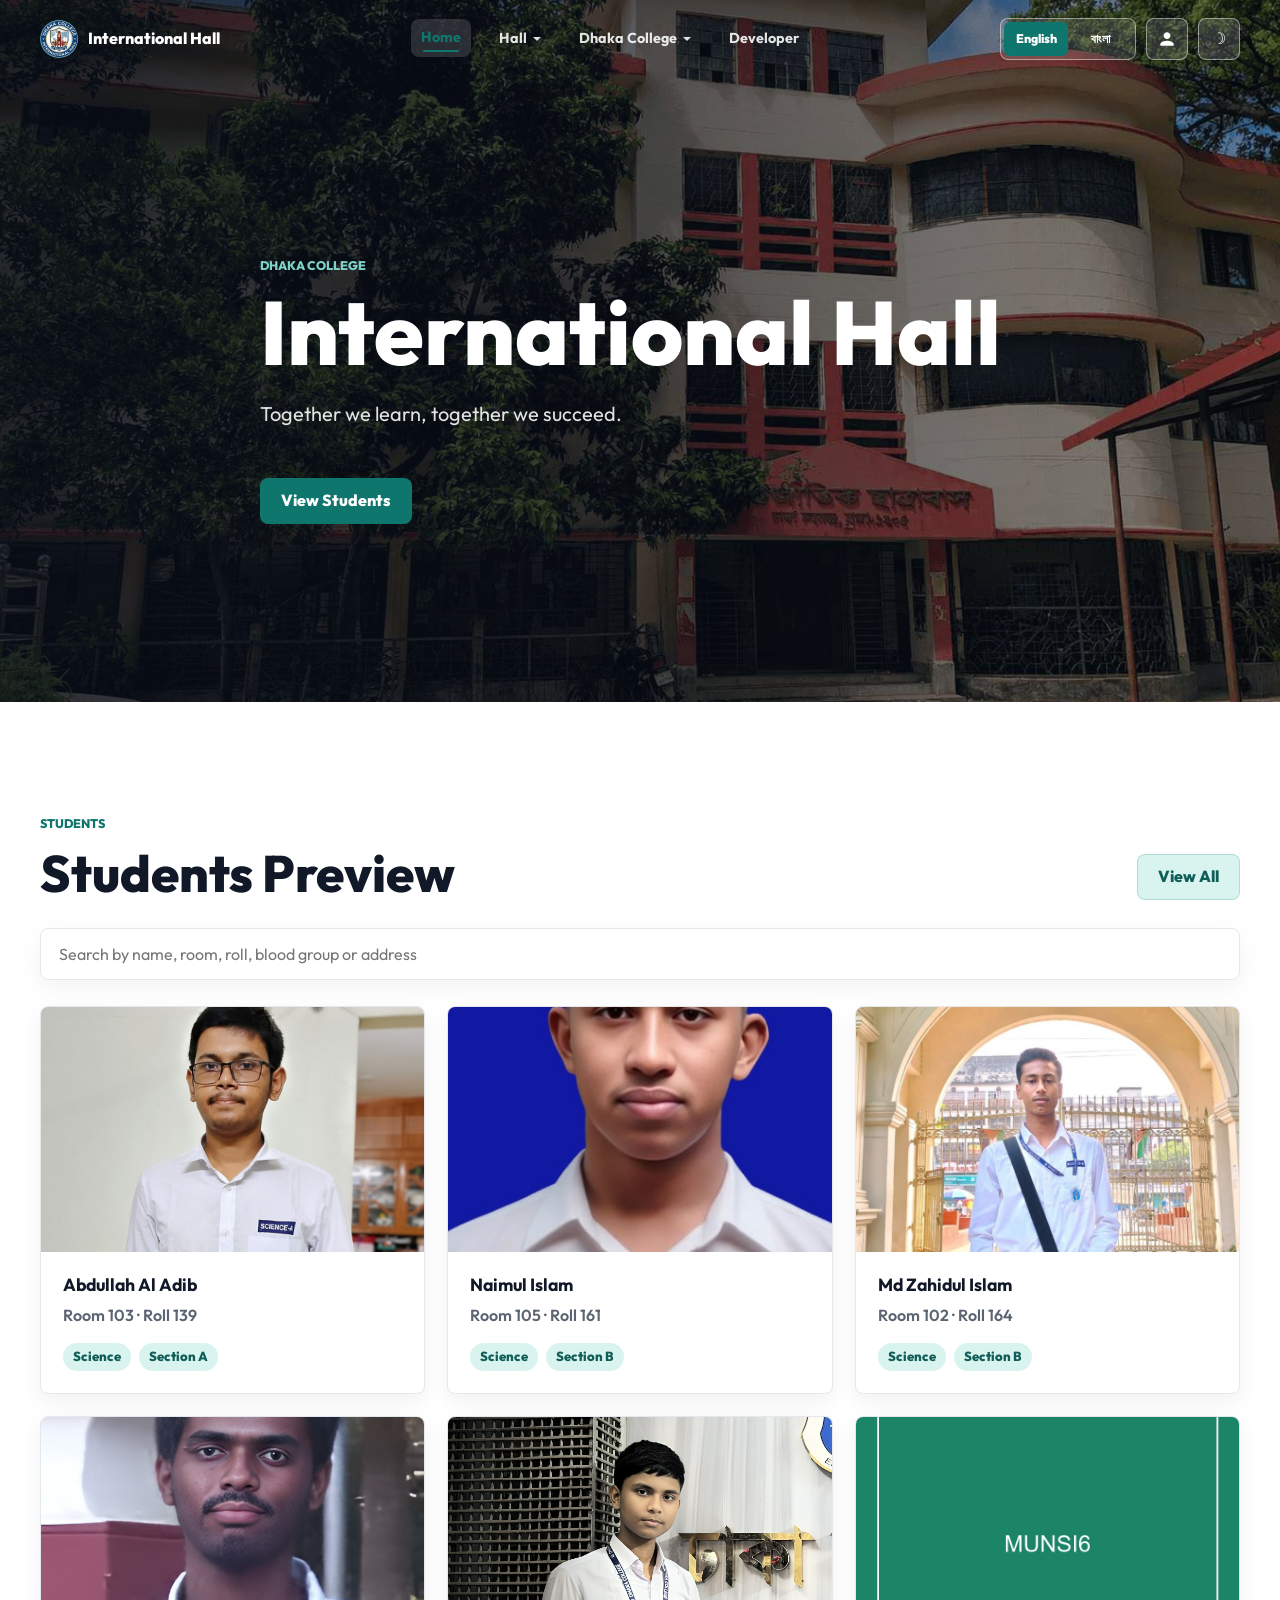
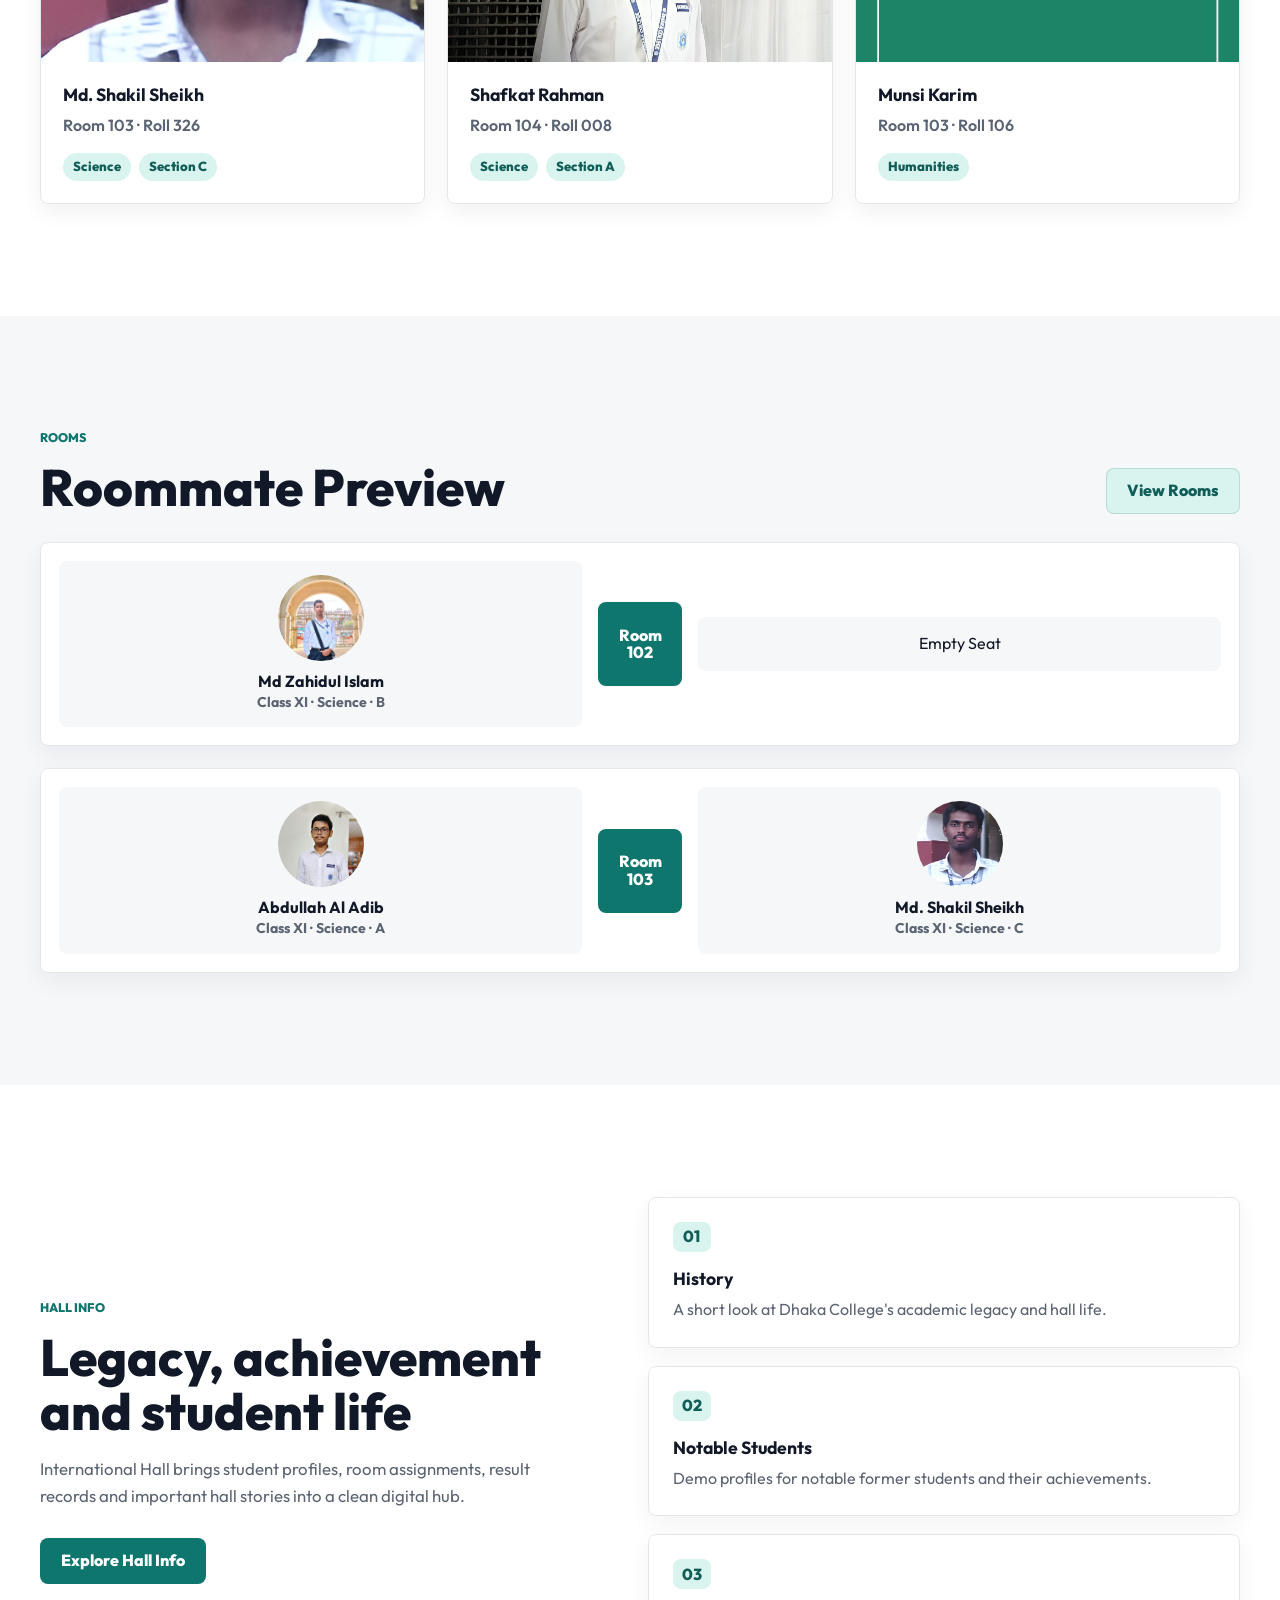
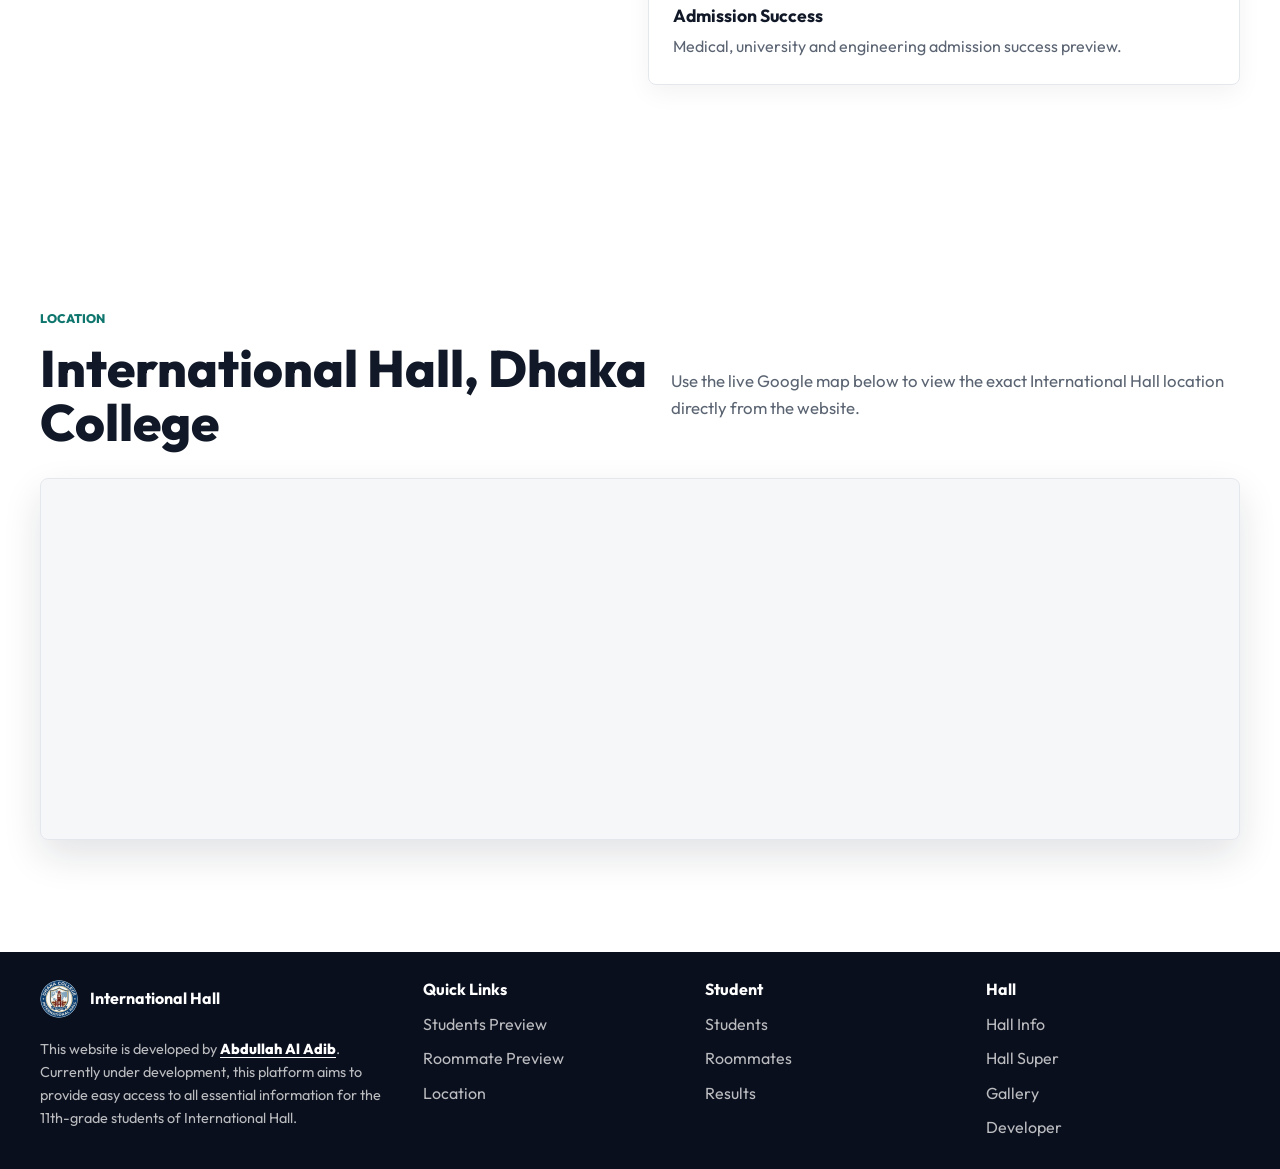
<file: index.html>
<!DOCTYPE html>
<html lang="en">
<head>
  <meta name="description" content="Dhaka College International Hall Website (DC Hall Website). Explore student directory, room details, roommates search, academic results, club directory, and official social pages. Searchable for adib dchall, hostel info, and international hall students.">
  <meta name="keywords" content="dhaka college international hall wbsite, dc hall website, adib dchall, international hall info, hostel, dhaka college hostel, dc hostel, dhaka college, adib">
  <link rel="icon" href="images/favicon.png" type="image/png" sizes="192x192">
  <link rel="icon" href="images/favicon.png" type="image/png" sizes="96x96">
  <link rel="icon" href="images/favicon.png" type="image/png" sizes="48x48">
  <link rel="icon" href="images/favicon.png" type="image/png" sizes="32x32">
  <link rel="icon" href="images/favicon.png" type="image/png" sizes="16x16">
  <link rel="shortcut icon" href="images/favicon.png" type="image/png">
  <link rel="apple-touch-icon" href="images/favicon.png" sizes="180x180">
  <script type="application/ld+json">
  {
    "@context": "https://schema.org",
    "@type": "EducationalOrganization",
    "name": "Dhaka College International Hall",
    "alternateName": ["DC Hall", "Dhaka College Hostel", "dchall", "adib dchall"],
    "url": "https://dchall.github.io/",
    "logo": "https://dchall.github.io/images/logo.png",
    "description": "Dhaka College International Hall Website (DC Hall Website). Information about rooms, roommates, student directories, academic results, and college clubs.",
    "keywords": "dhaka college international hall wbsite, dc hall website, adib dchall, international hall info, hostel"
  }
  </script>
  <meta charset="UTF-8">
  <meta name="viewport" content="width=device-width, initial-scale=1.0">
  <title>DC Hostel | Home | Dhaka College International Hall | DC Hall Website</title>
  <script>
    (function () {
      try {
        if (localStorage.getItem("dc-hostel-theme") === "dark") {
          document.documentElement.classList.add("dark");
          document.documentElement.dataset.theme = "dark";
        }
      } catch (error) {}
    })();
  </script>
  <link rel="preconnect" href="https://fonts.googleapis.com">
  <link rel="preconnect" href="https://fonts.gstatic.com" crossorigin>
  <link href="https://fonts.googleapis.com/css2?family=Hind+Siliguri:wght@400;500;600;700;800&family=Noto+Serif+Bengali:wght@400;500;600;700&family=Outfit:wght@200;300;400;500;600;700;800&display=swap" rel="stylesheet">
  <link href="https://unpkg.com/aos@2.3.4/dist/aos.css" rel="stylesheet">
  <link rel="stylesheet" href="css/style.css">
</head>
<body data-page="home">
  <header class="navbar" id="navbar">
    <div class="container nav-inner">
      <a class="logo" href="index.html" aria-label="DC Hostel home">
        <img class="logo-img" src="images/logo.png" alt="International Hall logo" loading="lazy">
        <span data-i18n="nav.logo">International Hall</span>
      </a>
      <nav class="nav-links" aria-label="Primary navigation">
        <a href="index.html" class="active" data-i18n="nav.home">Home</a>
        <a href="students.html" data-i18n="nav.students">Students</a>
        <a href="roommates.html" data-i18n="nav.roommates">Roommates</a>
        <a href="results.html" data-i18n="nav.results">Results</a>
        <a href="hostel.html" data-i18n="nav.hostel">Hostel Info</a>
      </nav>
      <div class="nav-actions">
        <div class="language-switch" aria-label="Language selector">
          <button type="button" data-lang-option="en">English</button>
          <button type="button" data-lang-option="bn">বাংলা</button>
        </div>
        <a href="profile.html" class="profile-toggle" id="profileBtn" aria-label="Profile Status / Login">
          <svg viewBox="0 0 24 24" width="20" height="20" fill="currentColor">
            <path d="M12 12c2.21 0 4-1.79 4-4s-1.79-4-4-4-4 1.79-4 4 1.79 4 4 4zm0 2c-2.67 0-8 1.34-8 4v2h16v-2c0-2.66-5.33-4-8-4z"/>
          </svg>
        </a>
        <button class="theme-toggle" id="toggle" type="button" aria-label="Toggle dark mode">
          <span aria-hidden="true">&#9789;</span>
        </button>
      </div>
    </div>
  </header>

  <main>
    <section class="hero">
      <div class="hero-overlay"></div>
      <div class="container hero-content">
        <p class="eyebrow" data-aos="fade-up" data-i18n="home.heroEyebrow">Dhaka College</p>
        <h1 data-aos="fade-up" data-aos-delay="100" data-i18n="home.heroTitle">International Hall</h1>
        <p class="hero-subtitle rotating-line" id="heroRotator" data-aos="fade-up" data-aos-delay="200">
          Together we learn, together we succeed.
        </p>
        <a class="btn primary" href="#students-preview" data-aos="fade-up" data-aos-delay="300" data-i18n="home.viewStudents">View Students</a>
      </div>
    </section>

    <section class="section" id="students-preview">
      <div class="container">
        <div class="section-head">
          <div>
            <p class="eyebrow" data-i18n="common.students">Students</p>
            <h2 data-i18n="home.studentsPreview">Students Preview</h2>
          </div>
          <a class="btn secondary" href="students.html" data-i18n="common.viewAll">View All</a>
        </div>
        <div class="search-wrap" data-aos="fade-up">
          <label for="studentSearch" class="sr-only" data-i18n="common.searchStudents">Search students</label>
          <input id="studentSearch" class="search-input" type="search" placeholder="Search by name, room, blood group or address" data-i18n-placeholder="common.searchPlaceholderShort">
        </div>
        <div class="student-grid" id="studentGrid" data-limit="6"></div>
      </div>
    </section>

    <section class="section tinted" id="roommates-preview">
      <div class="container">
        <div class="section-head">
          <div>
            <p class="eyebrow" data-i18n="common.rooms">Rooms</p>
            <h2 data-i18n="home.roommatePreview">Roommate Preview</h2>
          </div>
          <a class="btn secondary" href="roommates.html" data-i18n="common.viewRooms">View Rooms</a>
        </div>
        <div class="roommate-grid" id="roommateGrid" data-limit="2"></div>
      </div>
    </section>

    <section class="section" id="hostel-info-preview">
      <div class="container">
        <div class="split">
          <div data-aos="fade-up">
            <p class="eyebrow" data-i18n="common.hostelInfo">Hall Info</p>
            <h2 data-i18n="home.infoTitle">Legacy, achievement and student life</h2>
            <p class="lead" data-i18n="home.infoLead">
              International Hall brings student profiles, room assignments, result records and important hall stories into a clean digital hub.
            </p>
            <a class="btn primary" href="hostel.html" data-i18n="home.exploreHostel">Explore Hall Info</a>
          </div>
          <div class="info-grid">
            <article class="info-box" data-aos="fade-up" data-aos-delay="0">
              <span class="info-icon">01</span>
              <h3 data-i18n="common.history">History</h3>
              <p data-i18n="home.historyText">A short look at Dhaka College's academic legacy and hall life.</p>
            </article>
            <article class="info-box" data-aos="fade-up" data-aos-delay="140">
              <span class="info-icon">02</span>
              <h3 data-i18n="common.famousStudents">Notable Students</h3>
              <p data-i18n="home.famousText">Demo profiles for notable former students and their achievements.</p>
            </article>
            <article class="info-box" data-aos="fade-up" data-aos-delay="280">
              <span class="info-icon">03</span>
              <h3 data-i18n="common.admissionSuccess">Admission Success</h3>
              <p data-i18n="home.successText">Medical, university and engineering admission success preview.</p>
            </article>
          </div>
        </div>
      </div>
    </section>

    <section class="section location-section" id="location">
      <div class="container">
        <div class="section-head">
          <div data-aos="fade-up">
            <p class="eyebrow" data-i18n="common.location">Location</p>
            <h2 data-i18n="home.locationTitle">International Hall, Dhaka College</h2>
          </div>
          <p class="location-copy" data-aos="fade-up" data-aos-delay="120" data-i18n="home.locationText">
            Use the live Google map below to view the exact International Hall location directly from the website.
          </p>
        </div>
        <div class="map-wrap" data-aos="zoom-in">
          <iframe title="International Hall live map" src="https://www.google.com/maps?q=International%20Hall,%20Dhaka%20College&output=embed" loading="lazy" referrerpolicy="no-referrer-when-downgrade"></iframe>
        </div>
      </div>
    </section>
  </main>

  <footer class="footer">
    <div class="container footer-inner"></div>
  </footer>

  <div class="modal" id="studentModal" aria-hidden="true" role="dialog" aria-modal="true" aria-labelledby="modalName">
    <div class="modal-backdrop" data-close-modal></div>
    <article class="modal-panel">
      <button class="modal-close" type="button" aria-label="Close student profile" data-close-modal>&times;</button>
      <div id="modalContent"></div>
    </article>
  </div>

  <script src="https://identity.netlify.com/v1/netlify-identity-widget.js"></script>
  <script src="js/netlify-identity.js"></script>
  <script src="https://unpkg.com/aos@2.3.4/dist/aos.js"></script>
  <script src="js/app.js"></script>
</body>
</html>
</file>
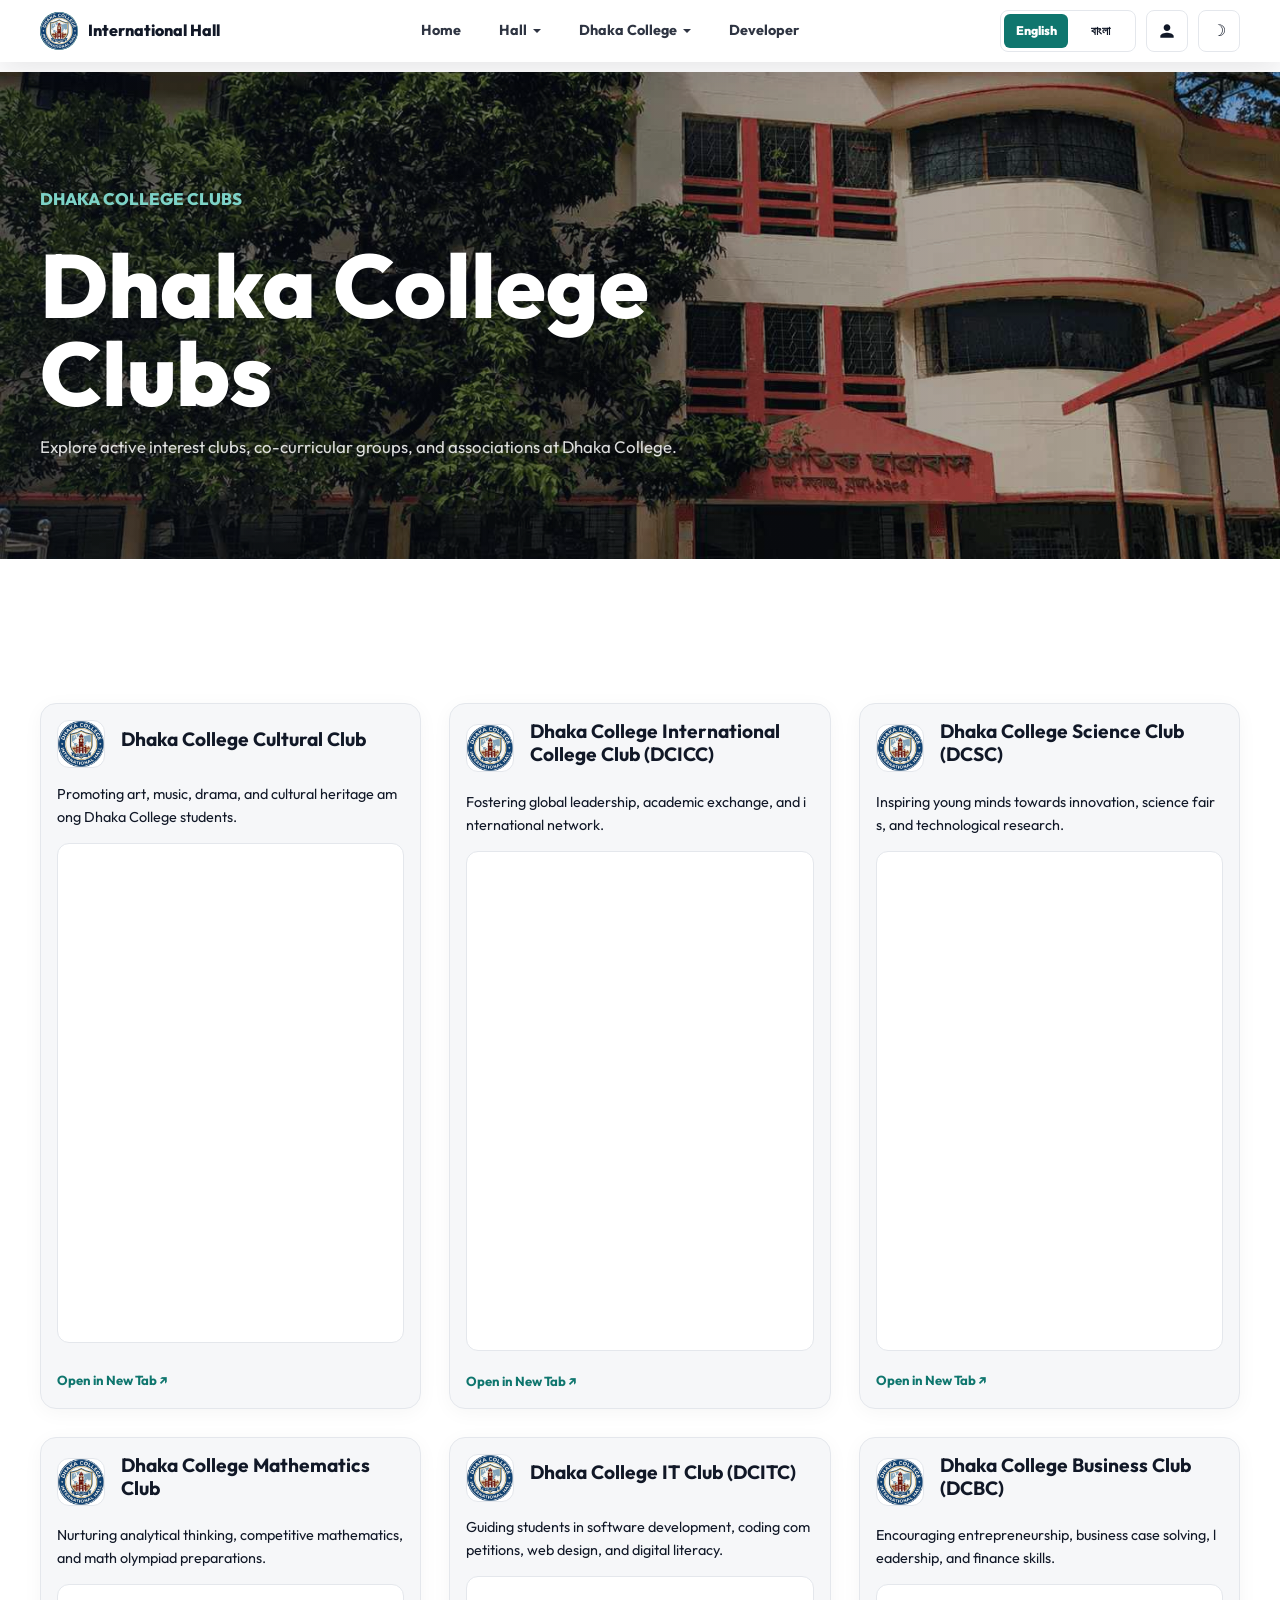
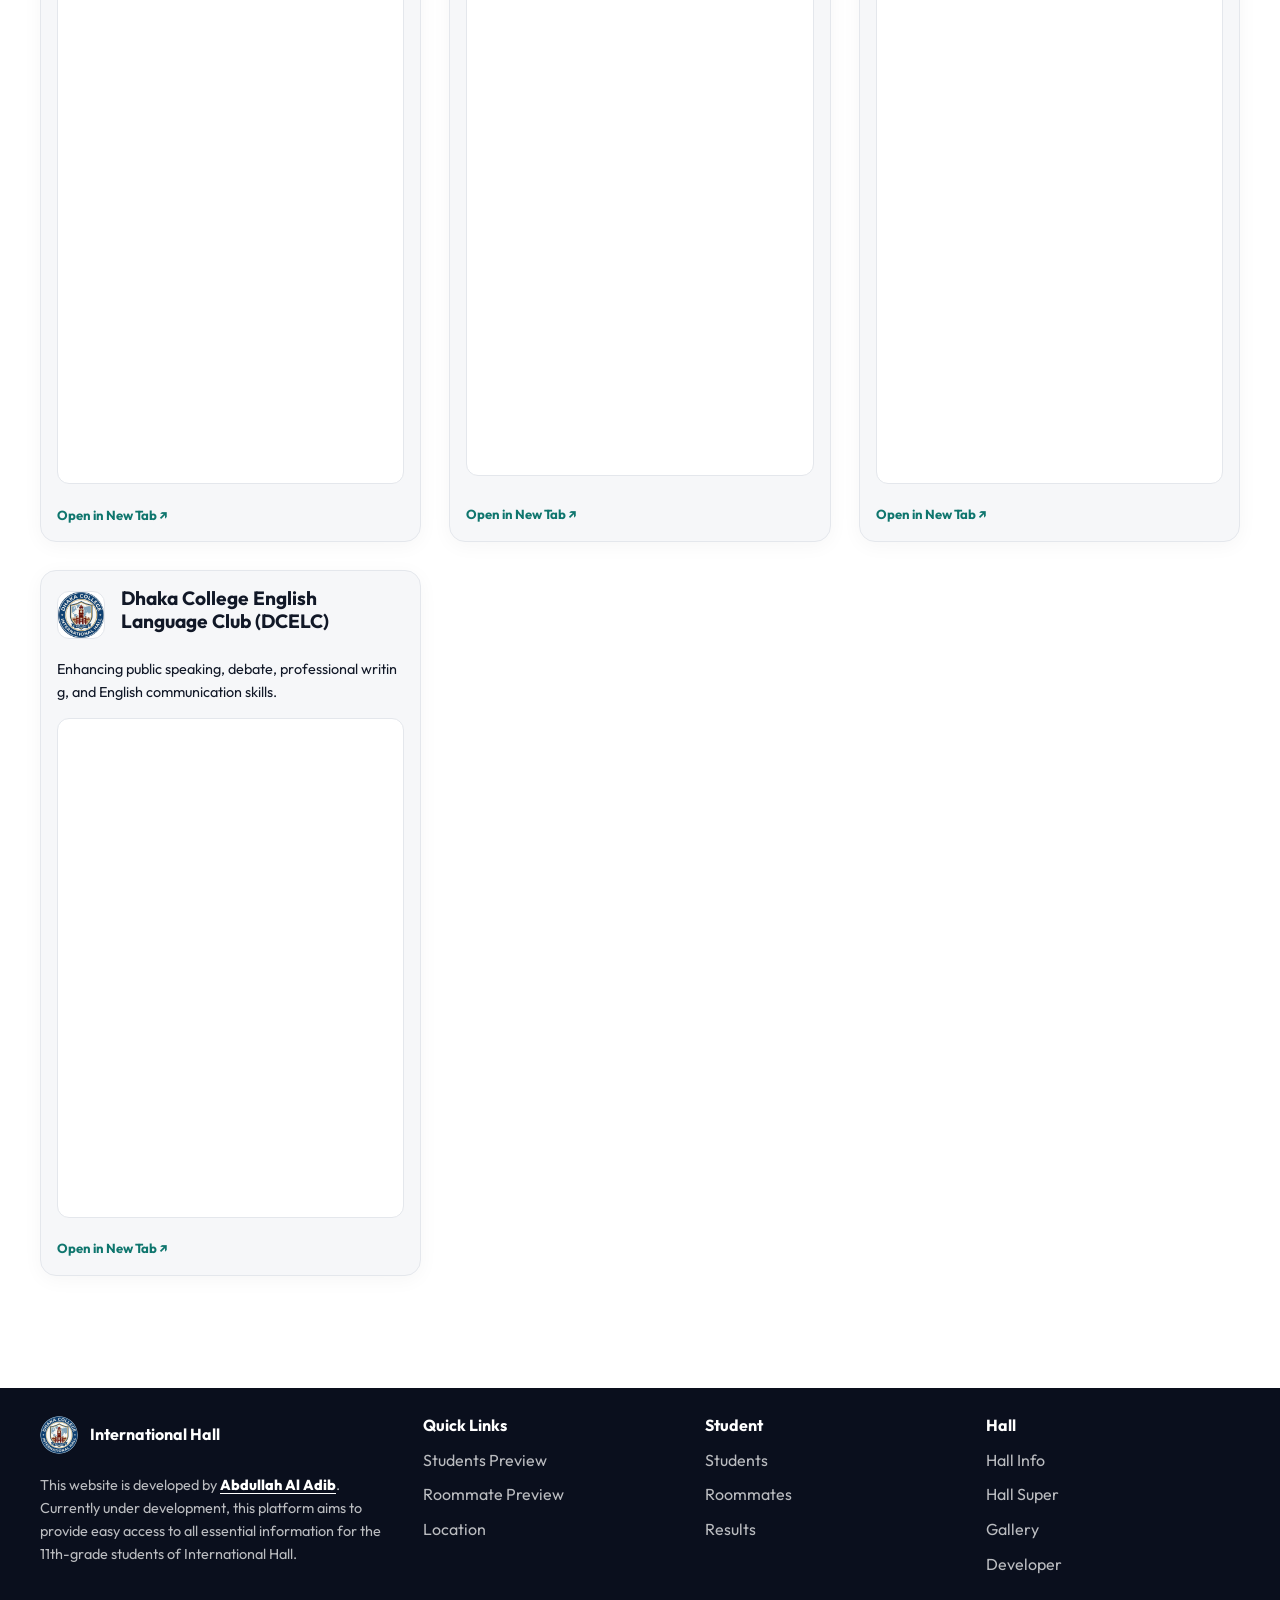
<file: dc-clubs.html>
<!DOCTYPE html>
<html lang="en">
<head>
  <meta name="description" content="Dhaka College International Hall Website (DC Hall Website). Explore student directory, room details, roommates search, academic results, club directory, and official social pages. Searchable for adib dchall, hostel info, and international hall students.">
  <meta name="keywords" content="dhaka college international hall wbsite, dc hall website, adib dchall, international hall info, hostel, dhaka college hostel, dc hostel, dhaka college, adib">
  <link rel="icon" href="images/favicon.png" type="image/png" sizes="192x192">
  <link rel="icon" href="images/favicon.png" type="image/png" sizes="96x96">
  <link rel="icon" href="images/favicon.png" type="image/png" sizes="48x48">
  <link rel="icon" href="images/favicon.png" type="image/png" sizes="32x32">
  <link rel="icon" href="images/favicon.png" type="image/png" sizes="16x16">
  <link rel="shortcut icon" href="images/favicon.png" type="image/png">
  <link rel="apple-touch-icon" href="images/favicon.png" sizes="180x180">
  <meta charset="UTF-8">
  <meta name="viewport" content="width=device-width, initial-scale=1.0">
  <title>International Hall | Dhaka College Clubs | Dhaka College International Hall | DC Hall Website</title>
  <script>
    (function () {
      try {
        if (localStorage.getItem("dc-hostel-theme") === "dark") {
          document.documentElement.classList.add("dark");
          document.documentElement.dataset.theme = "dark";
        }
      } catch (error) {}
    })();
  </script>
  <link rel="preconnect" href="https://fonts.googleapis.com">
  <link rel="preconnect" href="https://fonts.gstatic.com" crossorigin>
  <link href="https://fonts.googleapis.com/css2?family=Hind+Siliguri:wght@400;500;600;700;800&family=Noto+Serif+Bengali:wght@400;500;600;700&family=Outfit:wght@200;300;400;500;600;700;800&display=swap" rel="stylesheet">
  <link href="https://unpkg.com/aos@2.3.4/dist/aos.css" rel="stylesheet">
  <link rel="stylesheet" href="css/style.css">
</head>
<body data-page="dc-clubs">
  <header class="navbar" id="navbar">
    <div class="container nav-inner">
      <a class="logo" href="index.html" aria-label="International Hall home">
        <img class="logo-img" src="images/logo.png" alt="International Hall logo" loading="lazy">
        <span data-i18n="nav.logo">International Hall</span>
      </a>
      <nav class="nav-links" aria-label="Primary navigation">
        <a href="index.html" data-i18n="nav.home">Home</a>
      </nav>
      <div class="nav-actions">
        <div class="language-switch" aria-label="Language selector">
          <button type="button" data-lang-option="en">English</button>
          <button type="button" data-lang-option="bn">বাংলা</button>
        </div>
        <a href="profile.html" class="profile-toggle" id="profileBtn" aria-label="Profile Status / Login">
          <svg viewBox="0 0 24 24" width="20" height="20" fill="currentColor">
            <path d="M12 12c2.21 0 4-1.79 4-4s-1.79-4-4-4-4 1.79-4 4 1.79 4 4 4zm0 2c-2.67 0-8 1.34-8 4v2h16v-2c0-2.66-5.33-4-8-4z"/>
          </svg>
        </a>
        <button class="theme-toggle" id="toggle" type="button" aria-label="Toggle dark mode">
          <span aria-hidden="true">&#9789;</span>
        </button>
      </div>
    </div>
  </header>

  <main class="page-main">
    <section class="page-hero compact">
      <div class="container" data-aos="fade-up">
        <p class="eyebrow" data-i18n="nav.dcClubs">Dhaka College Clubs</p>
        <h1 data-i18n="dcClubs.title">Dhaka College Clubs</h1>
        <p data-i18n="dcClubs.subtitle">Explore active interest clubs, co-curricular groups, and associations at Dhaka College.</p>
      </div>
    </section>

    <section class="section">
      <div class="container">
        <div class="clubs-grid" id="dcClubsGrid" data-aos="fade-up">
          <!-- Dynamic rendering from settings data inside js/app.js -->
        </div>
      </div>
    </section>
  </main>

  <footer class="footer">
    <div class="container footer-inner"></div>
  </footer>

  <script src="https://unpkg.com/aos@2.3.4/dist/aos.js"></script>
  <script src="js/app.js"></script>
</body>
</html>
</file>
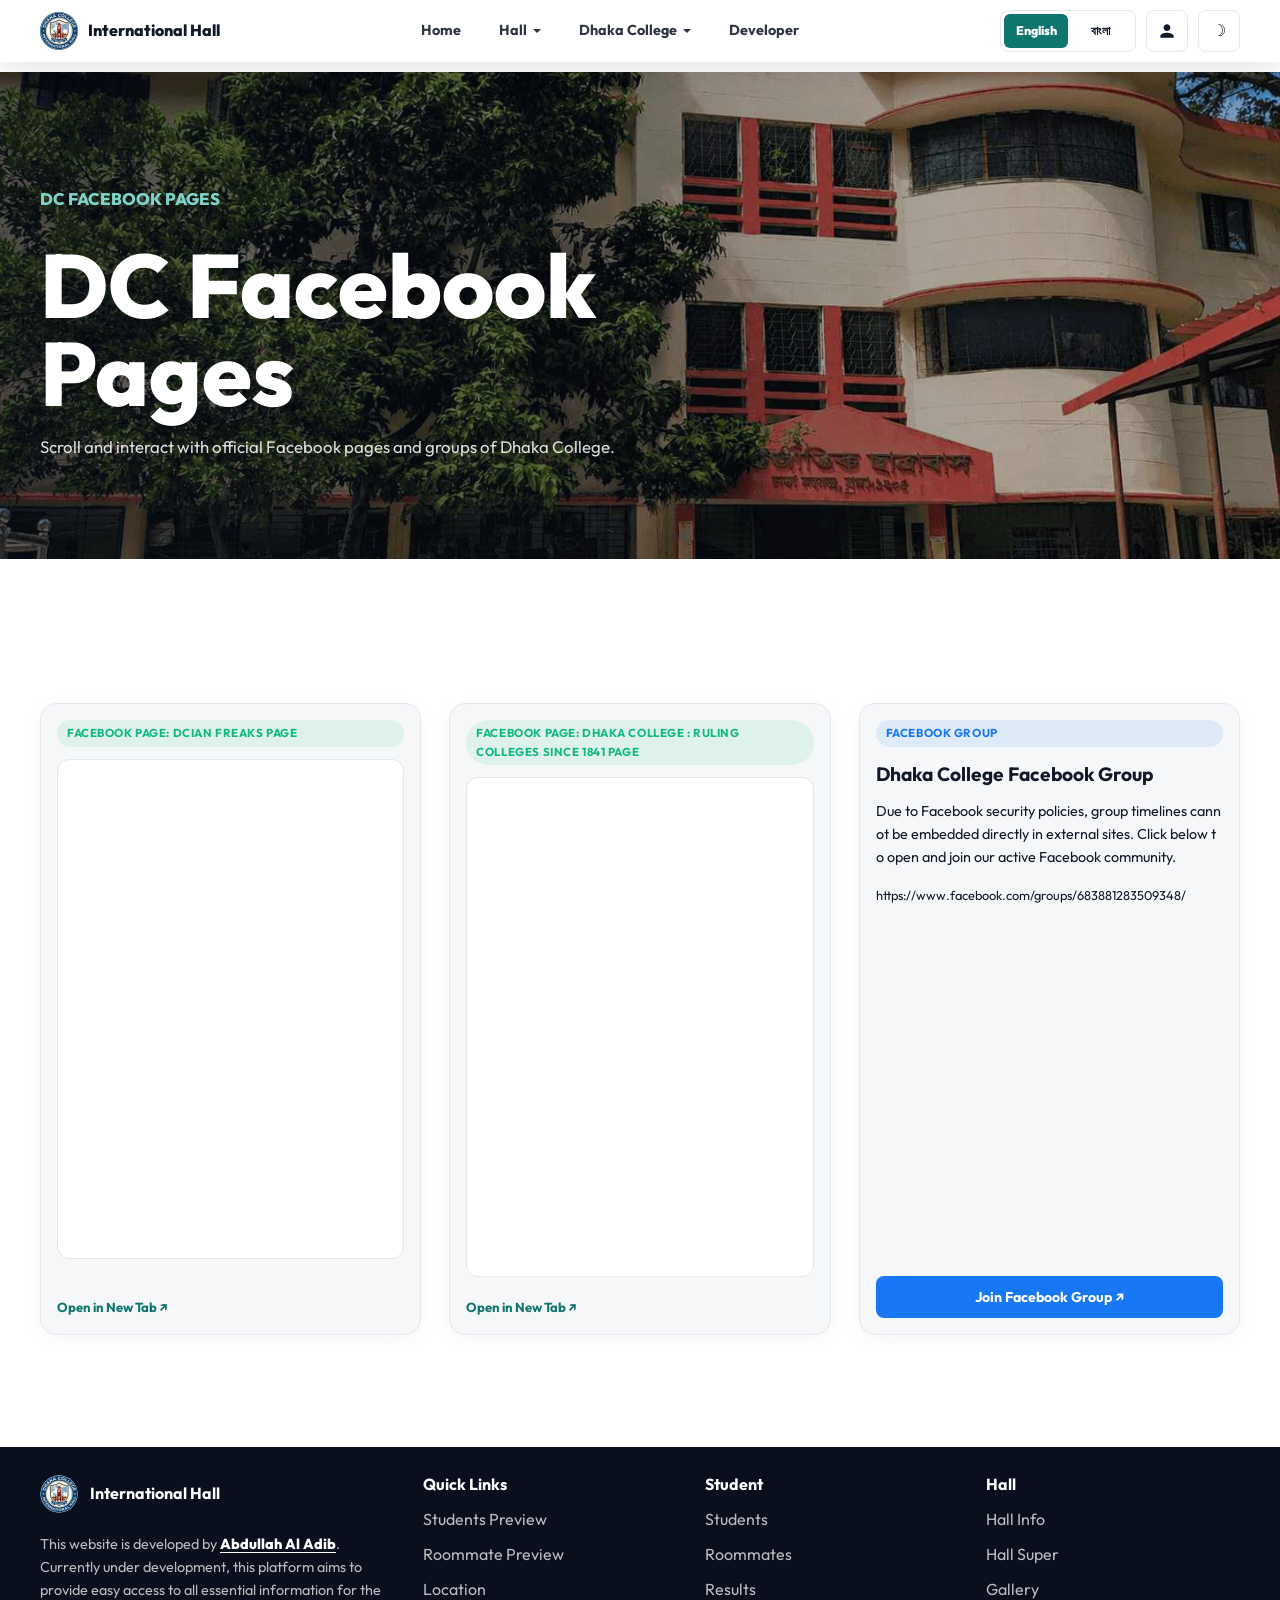
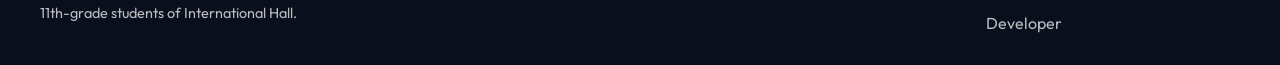
<file: dc-social.html>
<!DOCTYPE html>
<html lang="en">
<head>
  <meta name="description" content="Dhaka College International Hall Website (DC Hall Website). Explore student directory, room details, roommates search, academic results, club directory, and official social pages. Searchable for adib dchall, hostel info, and international hall students.">
  <meta name="keywords" content="dhaka college international hall wbsite, dc hall website, adib dchall, international hall info, hostel, dhaka college hostel, dc hostel, dhaka college, adib">
  <link rel="icon" href="images/favicon.png" type="image/png" sizes="192x192">
  <link rel="icon" href="images/favicon.png" type="image/png" sizes="96x96">
  <link rel="icon" href="images/favicon.png" type="image/png" sizes="48x48">
  <link rel="icon" href="images/favicon.png" type="image/png" sizes="32x32">
  <link rel="icon" href="images/favicon.png" type="image/png" sizes="16x16">
  <link rel="shortcut icon" href="images/favicon.png" type="image/png">
  <link rel="apple-touch-icon" href="images/favicon.png" sizes="180x180">
  <meta charset="UTF-8">
  <meta name="viewport" content="width=device-width, initial-scale=1.0">
  <title>International Hall | DC Facebook Pages | Dhaka College International Hall | DC Hall Website</title>
  <script>
    (function () {
      try {
        if (localStorage.getItem("dc-hostel-theme") === "dark") {
          document.documentElement.classList.add("dark");
          document.documentElement.dataset.theme = "dark";
        }
      } catch (error) {}
    })();
  </script>
  <link rel="preconnect" href="https://fonts.googleapis.com">
  <link rel="preconnect" href="https://fonts.gstatic.com" crossorigin>
  <link href="https://fonts.googleapis.com/css2?family=Hind+Siliguri:wght@400;500;600;700;800&family=Noto+Serif+Bengali:wght@400;500;600;700&family=Outfit:wght@200;300;400;500;600;700;800&display=swap" rel="stylesheet">
  <link href="https://unpkg.com/aos@2.3.4/dist/aos.css" rel="stylesheet">
  <link rel="stylesheet" href="css/style.css">
</head>
<body data-page="dc-social">
  <header class="navbar" id="navbar">
    <div class="container nav-inner">
      <a class="logo" href="index.html" aria-label="International Hall home">
        <img class="logo-img" src="images/logo.png" alt="International Hall logo" loading="lazy">
        <span data-i18n="nav.logo">International Hall</span>
      </a>
      <nav class="nav-links" aria-label="Primary navigation">
        <a href="index.html" data-i18n="nav.home">Home</a>
      </nav>
      <div class="nav-actions">
        <div class="language-switch" aria-label="Language selector">
          <button type="button" data-lang-option="en">English</button>
          <button type="button" data-lang-option="bn">বাংলা</button>
        </div>
        <a href="profile.html" class="profile-toggle" id="profileBtn" aria-label="Profile Status / Login">
          <svg viewBox="0 0 24 24" width="20" height="20" fill="currentColor">
            <path d="M12 12c2.21 0 4-1.79 4-4s-1.79-4-4-4-4 1.79-4 4 1.79 4 4 4zm0 2c-2.67 0-8 1.34-8 4v2h16v-2c0-2.66-5.33-4-8-4z"/>
          </svg>
        </a>
        <button class="theme-toggle" id="toggle" type="button" aria-label="Toggle dark mode">
          <span aria-hidden="true">&#9789;</span>
        </button>
      </div>
    </div>
  </header>

  <main class="page-main">
    <section class="page-hero compact">
      <div class="container" data-aos="fade-up">
        <p class="eyebrow" data-i18n="nav.dcSocial">DC Facebook Pages</p>
        <h1 data-i18n="dcSocial.title">DC Facebook Pages</h1>
        <p data-i18n="dcSocial.subtitle">Scroll and interact with official Facebook pages and groups of Dhaka College.</p>
      </div>
    </section>

    <section class="section">
      <div class="container">
        <div class="social-links-grid" id="dcSocialGrid" data-aos="fade-up">
          <!-- Dynamic rendering from settings data inside js/app.js -->
        </div>
      </div>
    </section>
  </main>

  <footer class="footer">
    <div class="container footer-inner"></div>
  </footer>

  <script src="https://unpkg.com/aos@2.3.4/dist/aos.js"></script>
  <script src="js/app.js"></script>
</body>
</html>
</file>
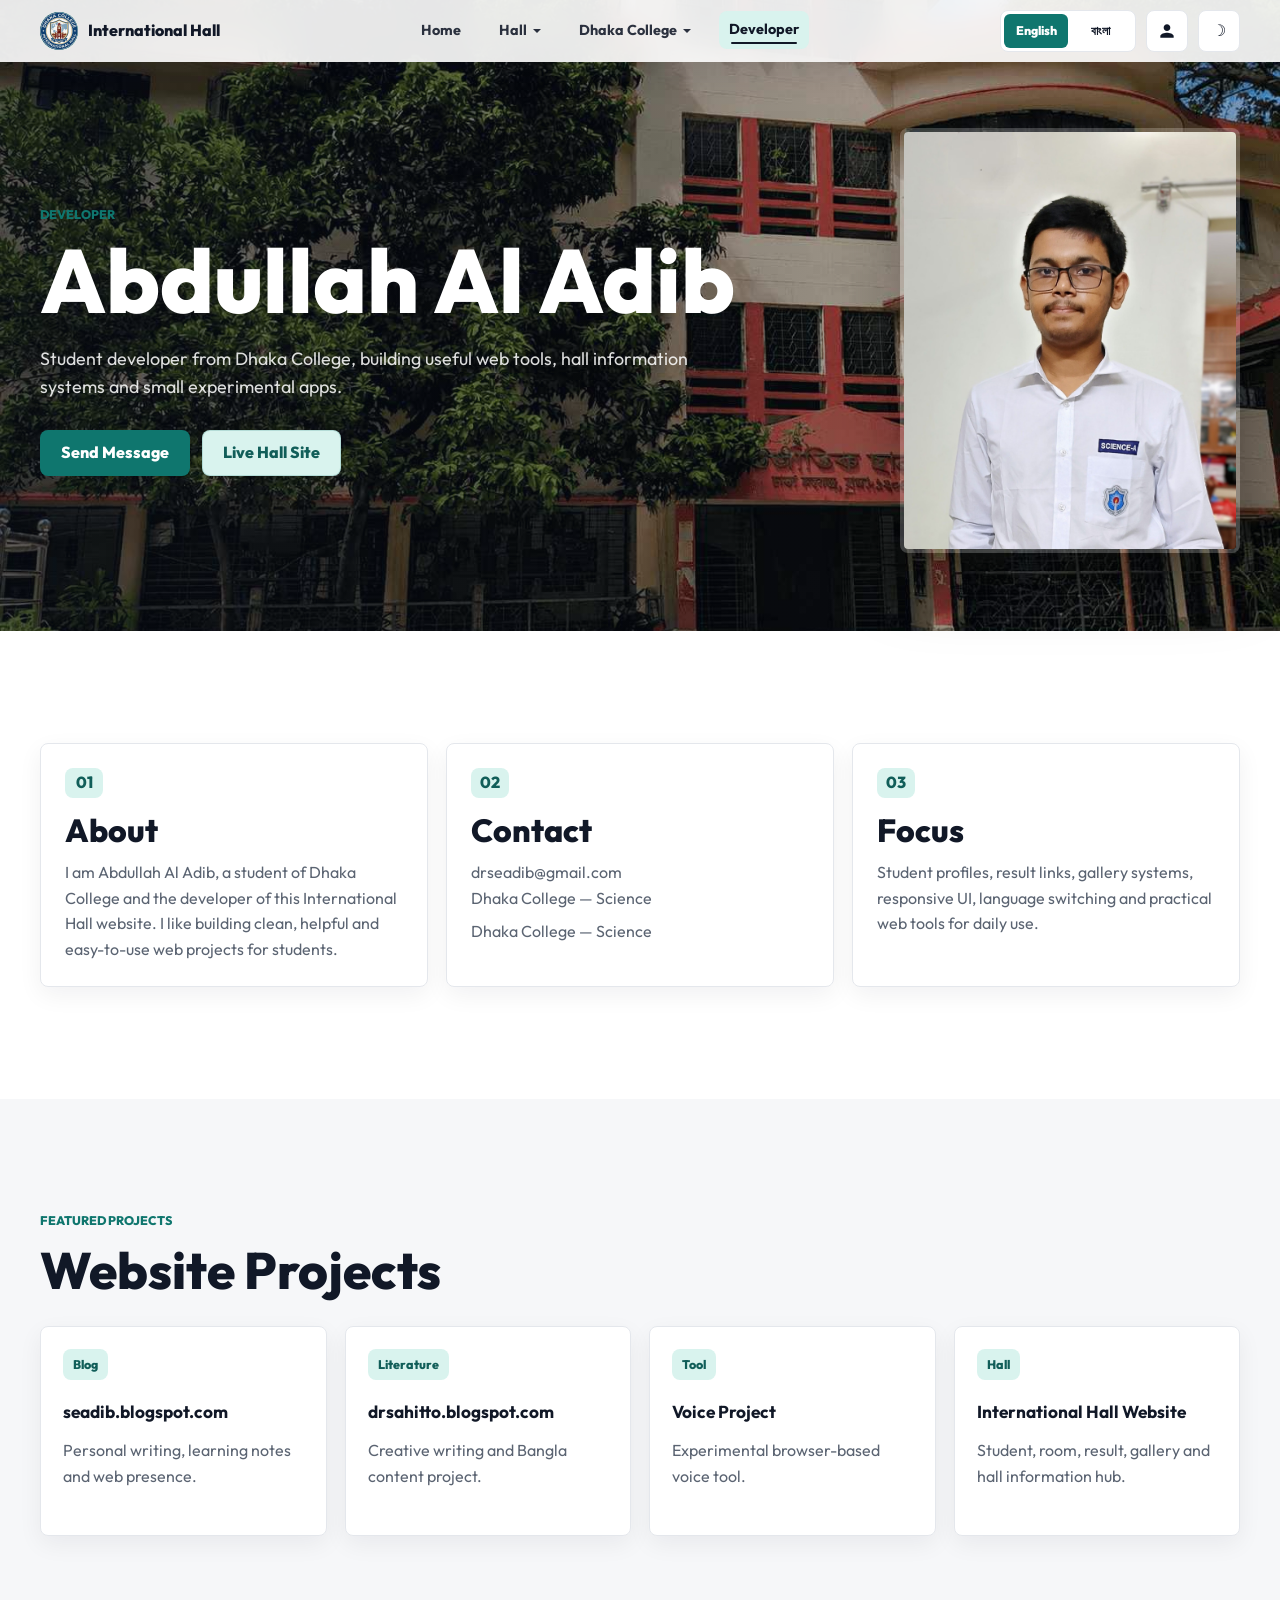
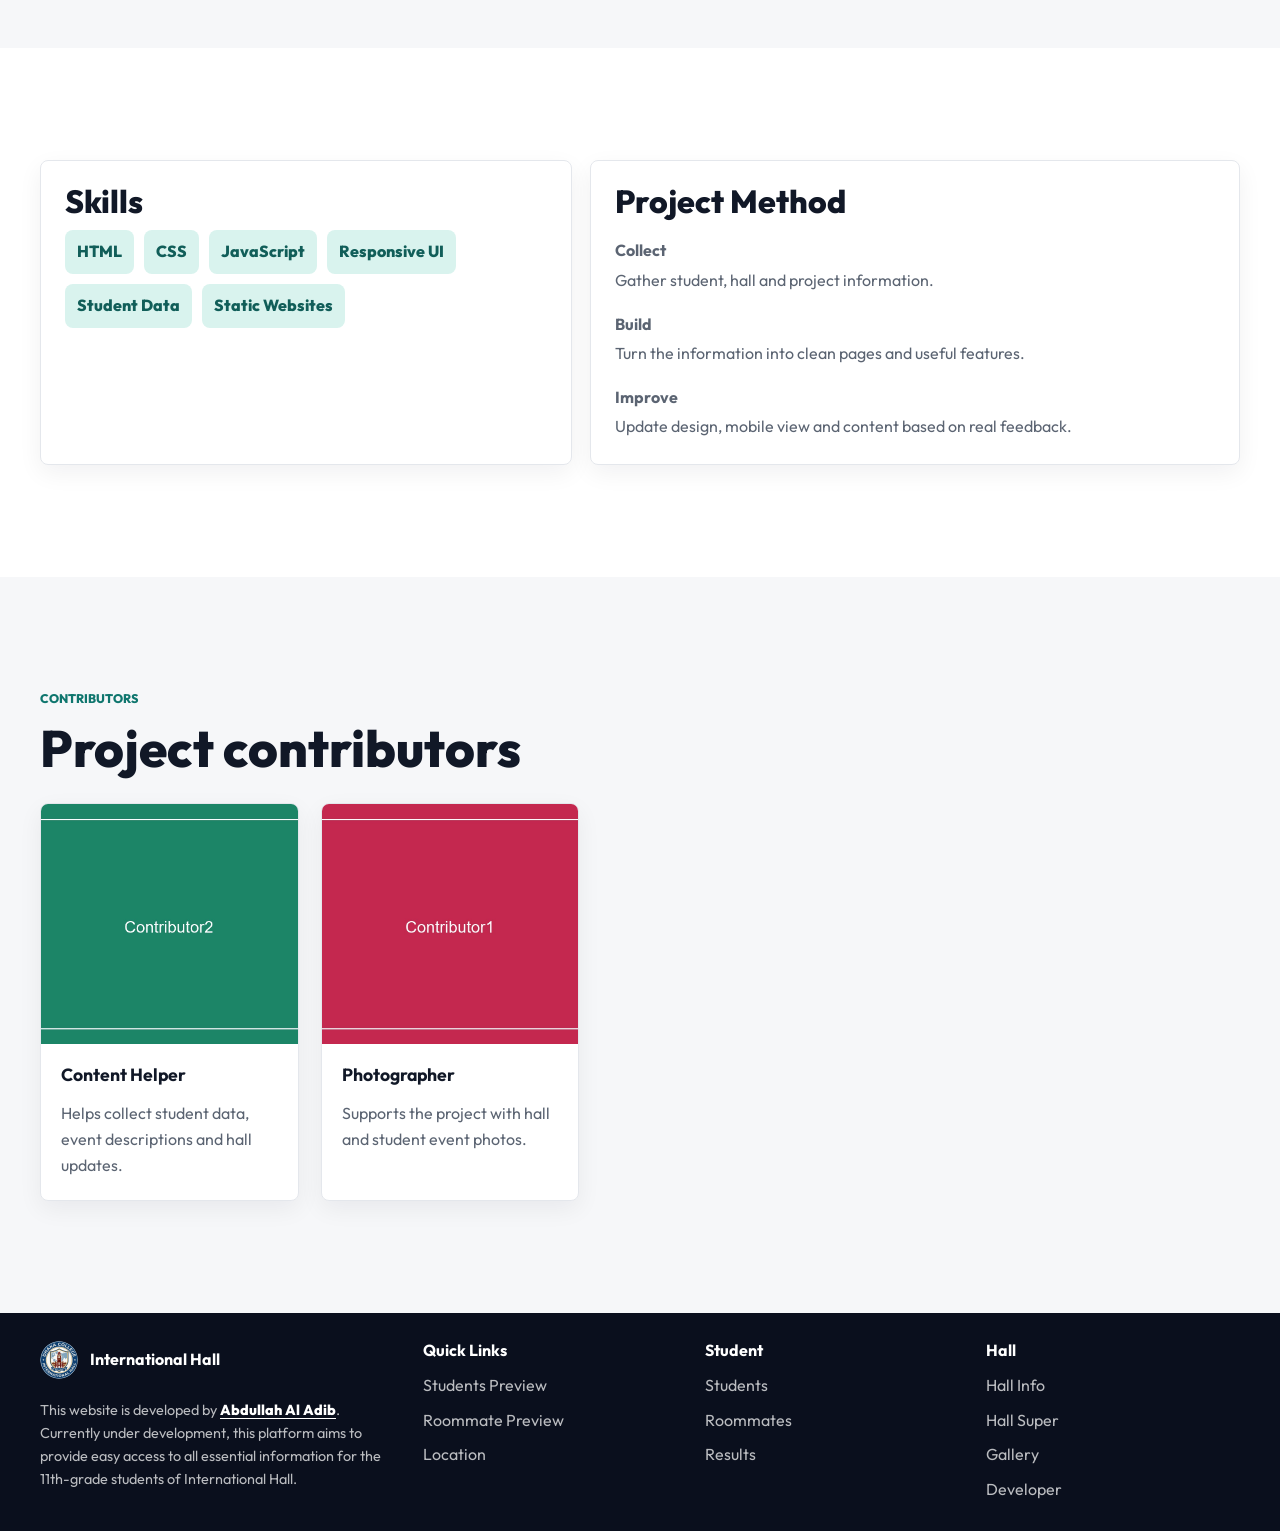
<file: developer.html>
<!DOCTYPE html>
<html lang="en">
<head>
  <meta name="description" content="Dhaka College International Hall Website (DC Hall Website). Explore student directory, room details, roommates search, academic results, club directory, and official social pages. Searchable for adib dchall, hostel info, and international hall students.">
  <meta name="keywords" content="dhaka college international hall wbsite, dc hall website, adib dchall, international hall info, hostel, dhaka college hostel, dc hostel, dhaka college, adib">
  <link rel="icon" href="images/favicon.png" type="image/png" sizes="192x192">
  <link rel="icon" href="images/favicon.png" type="image/png" sizes="96x96">
  <link rel="icon" href="images/favicon.png" type="image/png" sizes="48x48">
  <link rel="icon" href="images/favicon.png" type="image/png" sizes="32x32">
  <link rel="icon" href="images/favicon.png" type="image/png" sizes="16x16">
  <link rel="shortcut icon" href="images/favicon.png" type="image/png">
  <link rel="apple-touch-icon" href="images/favicon.png" sizes="180x180">
  <meta charset="UTF-8">
  <meta name="viewport" content="width=device-width, initial-scale=1.0">
  <title>International Hall | Developer | Dhaka College International Hall | DC Hall Website</title>
  <script>
    (function () {
      try {
        if (localStorage.getItem("dc-hostel-theme") === "dark") {
          document.documentElement.classList.add("dark");
          document.documentElement.dataset.theme = "dark";
        }
      } catch (error) {}
    })();
  </script>
  <link rel="preconnect" href="https://fonts.googleapis.com">
  <link rel="preconnect" href="https://fonts.gstatic.com" crossorigin>
  <link href="https://fonts.googleapis.com/css2?family=Hind+Siliguri:wght@400;500;600;700;800&family=Noto+Serif+Bengali:wght@400;500;600;700&family=Outfit:wght@200;300;400;500;600;700;800&display=swap" rel="stylesheet">
  <link href="https://unpkg.com/aos@2.3.4/dist/aos.css" rel="stylesheet">
  <link rel="stylesheet" href="css/style.css">
</head>
<body data-page="developer">
  <header class="navbar" id="navbar">
    <div class="container nav-inner">
      <a class="logo" href="index.html" aria-label="International Hall home">
        <img class="logo-img" src="images/logo.png" alt="International Hall logo" loading="lazy">
        <span data-i18n="nav.logo">International Hall</span>
      </a>
      <nav class="nav-links" aria-label="Primary navigation">
        <a href="index.html" data-i18n="nav.home">Home</a>
        <a href="students.html" data-i18n="nav.students">Students</a>
        <a href="roommates.html" data-i18n="nav.roommates">Roommates</a>
        <a href="results.html" data-i18n="nav.results">Results</a>
        <a href="hostel.html" data-i18n="nav.hostel">Hall Info</a>
      </nav>
      <div class="nav-actions">
        <div class="language-switch" aria-label="Language selector">
          <button type="button" data-lang-option="en">English</button>
          <button type="button" data-lang-option="bn">বাংলা</button>
        </div>
        <a href="profile.html" class="profile-toggle" id="profileBtn" aria-label="Profile Status / Login">
          <svg viewBox="0 0 24 24" width="20" height="20" fill="currentColor">
            <path d="M12 12c2.21 0 4-1.79 4-4s-1.79-4-4-4-4 1.79-4 4 1.79 4 4 4zm0 2c-2.67 0-8 1.34-8 4v2h16v-2c0-2.66-5.33-4-8-4z"/>
          </svg>
        </a>
        <button class="theme-toggle" id="toggle" type="button" aria-label="Toggle dark mode">
          <span aria-hidden="true">&#9789;</span>
        </button>
      </div>
    </div>
  </header>

  <main class="page-main developer-main">
    <section class="developer-hero">
      <div class="container developer-hero-inner">
        <div class="developer-intro" data-aos="fade-up">
          <p class="eyebrow" data-i18n="nav.developer">Developer</p>
          <h1 data-i18n="developer.name">Abdullah Al Adib</h1>
          <p class="developer-lead" data-i18n="developer.bio">Student developer from Dhaka College, building useful web tools, hall information systems and small experimental apps.</p>
          <div class="developer-actions">
            <a class="btn primary" href="mailto:drseadib@gmail.com" data-i18n="developer.sendMessage">Send Message</a>
            <a class="btn secondary" href="https://seadib.github.io/hall/" target="_blank" rel="noopener">Live Hall Site</a>
          </div>
        </div>
        <figure class="developer-portrait" data-aos="zoom-in">
          <img src="images/adib1.jpg" alt="Abdullah Al Adib" loading="lazy">
        </figure>
      </div>
    </section>

    <section class="section developer-overview">
      <div class="container">
        <div class="developer-info-grid">
          <article class="developer-panel" data-aos="fade-up">
            <span class="info-icon">01</span>
            <h2>About</h2>
            <p>I am Abdullah Al Adib, a student of Dhaka College and the developer of this International Hall website. I like building clean, helpful and easy-to-use web projects for students.</p>
          </article>
          <article class="developer-panel" data-aos="fade-up" data-aos-delay="100">
            <span class="info-icon">02</span>
            <h2>Contact</h2>
            <p><a href="mailto:drseadib@gmail.com">drseadib@gmail.com</a></p>
            <p>Dhaka College — Science</p>
          </article>
          <article class="developer-panel" data-aos="fade-up" data-aos-delay="200">
            <span class="info-icon">03</span>
            <h2>Focus</h2>
            <p>Student profiles, result links, gallery systems, responsive UI, language switching and practical web tools for daily use.</p>
          </article>
        </div>
      </div>
    </section>

    <section class="section tinted">
      <div class="container">
        <div class="section-head">
          <div>
            <p class="eyebrow" data-i18n="developer.projects">Featured Projects</p>
            <h2>Website Projects</h2>
          </div>
        </div>
        <div class="project-grid">
          <a class="project-tile" href="https://seadib.blogspot.com/" target="_blank" rel="noopener" data-aos="fade-up">
            <span>Blog</span>
            <strong>seadib.blogspot.com</strong>
            <p>Personal writing, learning notes and web presence.</p>
          </a>
          <a class="project-tile" href="https://drsahitto.blogspot.com/" target="_blank" rel="noopener" data-aos="fade-up" data-aos-delay="80">
            <span>Literature</span>
            <strong>drsahitto.blogspot.com</strong>
            <p>Creative writing and Bangla content project.</p>
          </a>
          <a class="project-tile" href="https://seadib.github.io/voice/" target="_blank" rel="noopener" data-aos="fade-up" data-aos-delay="160">
            <span>Tool</span>
            <strong>Voice Project</strong>
            <p>Experimental browser-based voice tool.</p>
          </a>
          <a class="project-tile" href="https://seadib.github.io/hall/" target="_blank" rel="noopener" data-aos="fade-up" data-aos-delay="240">
            <span>Hall</span>
            <strong>International Hall Website</strong>
            <p>Student, room, result, gallery and hall information hub.</p>
          </a>
        </div>
      </div>
    </section>

    <section class="section">
      <div class="container">
        <div class="developer-split">
          <article class="developer-panel" data-aos="fade-up">
            <h2>Skills</h2>
            <div class="developer-tags">
              <span>HTML</span>
              <span>CSS</span>
              <span>JavaScript</span>
              <span>Responsive UI</span>
              <span>Student Data</span>
              <span>Static Websites</span>
            </div>
          </article>
          <article class="developer-panel" data-aos="fade-up" data-aos-delay="120">
            <h2>Project Method</h2>
            <div class="timeline">
              <p><b>Collect</b><span>Gather student, hall and project information.</span></p>
              <p><b>Build</b><span>Turn the information into clean pages and useful features.</span></p>
              <p><b>Improve</b><span>Update design, mobile view and content based on real feedback.</span></p>
            </div>
          </article>
        </div>
      </div>
    </section>

    <section class="section tinted">
      <div class="container">
        <div class="section-head">
          <div>
            <p class="eyebrow" data-i18n="developer.contributors">Contributors</p>
            <h2 data-i18n="developer.contributorTitle">Project contributors</h2>
          </div>
        </div>
        <div class="person-grid contributor-grid">
          <article class="person-card" data-aos="fade-up">
            <img src="images/contributor2.jpg" alt="Content helper contributor" loading="lazy">
            <h3 data-i18n="developer.contentHelper">Content Helper</h3>
            <p data-i18n="developer.contentHelperText">Helps collect student data, event descriptions and hall updates.</p>
          </article>
          <article class="person-card" data-aos="fade-up" data-aos-delay="120">
            <img src="images/contributor1..jpg" alt="Photographer contributor" loading="lazy">
            <h3 data-i18n="developer.photographer">Photographer</h3>
            <p data-i18n="developer.photographerText">Supports the project with hall and student event photos.</p>
          </article>
        </div>
      </div>
    </section>
  </main>

  <footer class="footer">
    <div class="container footer-inner"></div>
  </footer>

  <script src="https://identity.netlify.com/v1/netlify-identity-widget.js"></script>
  <script src="js/netlify-identity.js"></script>
  <script src="https://unpkg.com/aos@2.3.4/dist/aos.js"></script>
  <script src="js/app.js"></script>
</body>
</html>
</file>
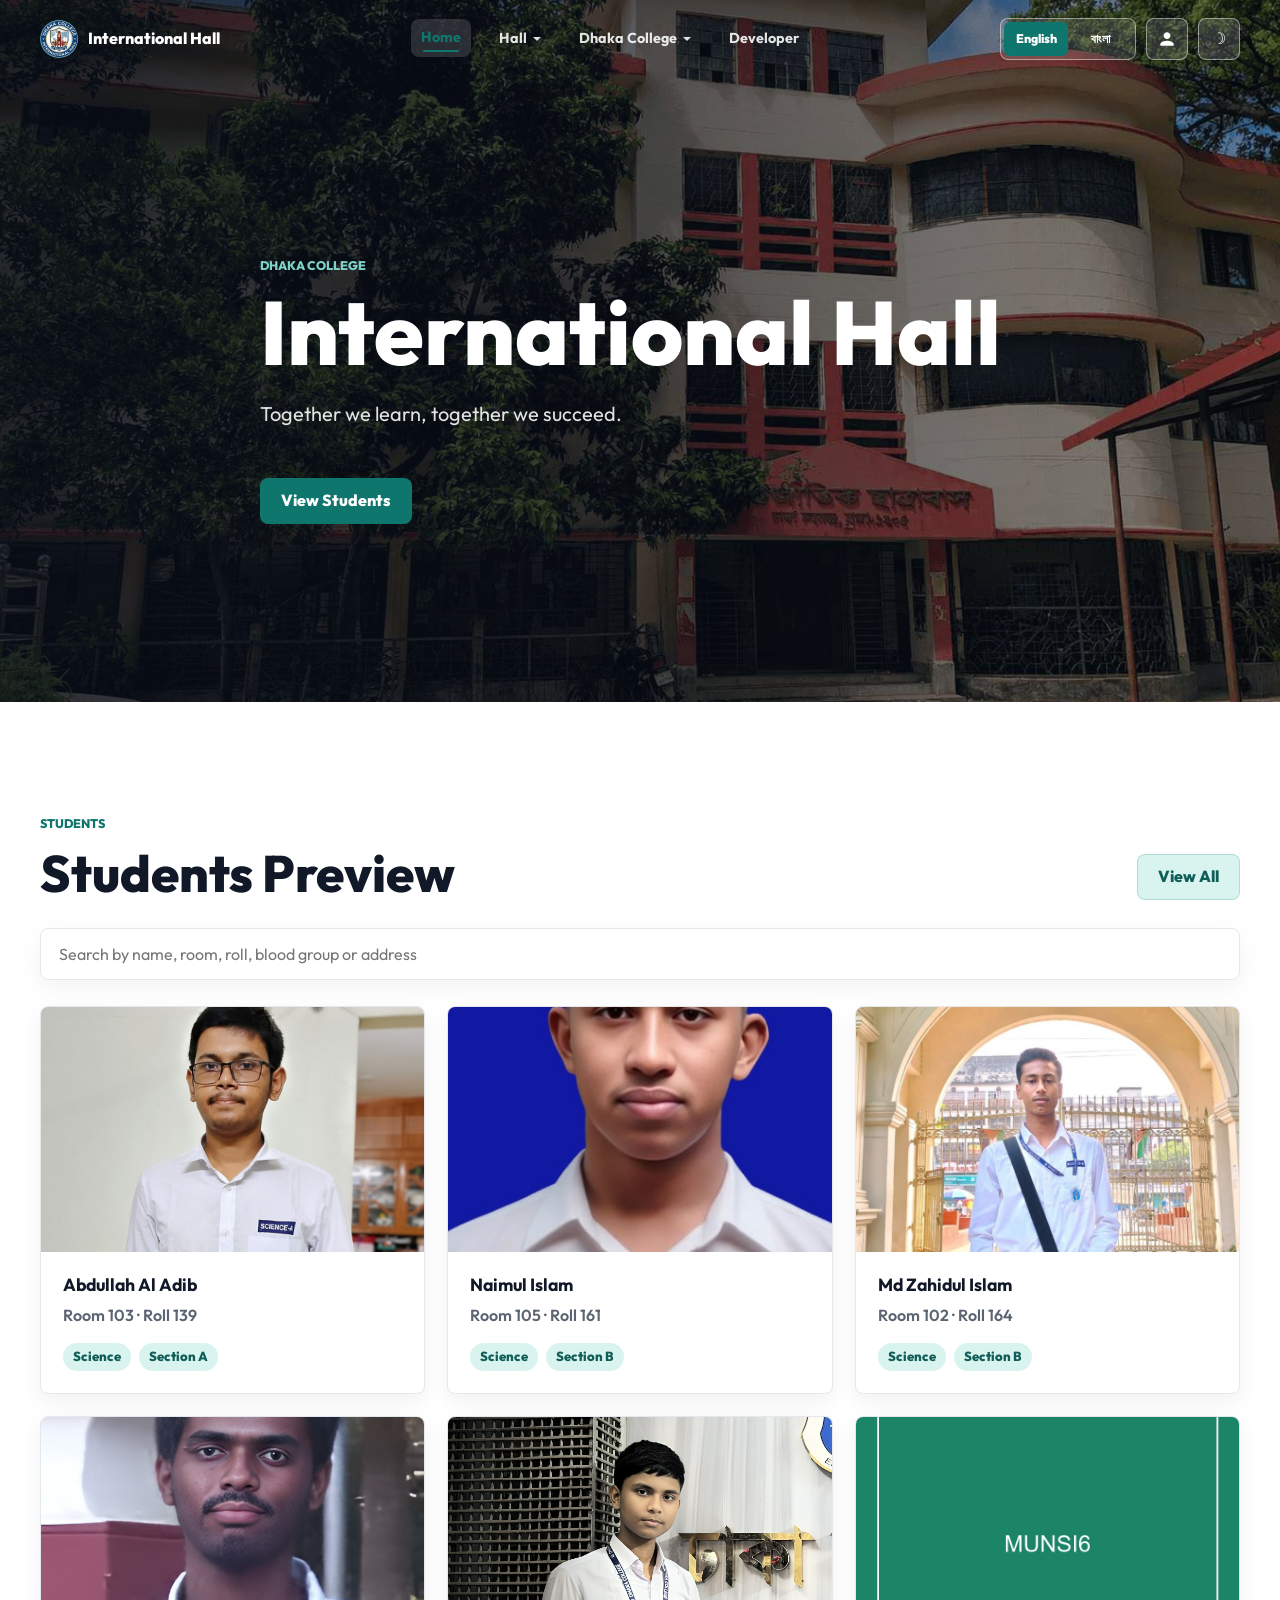
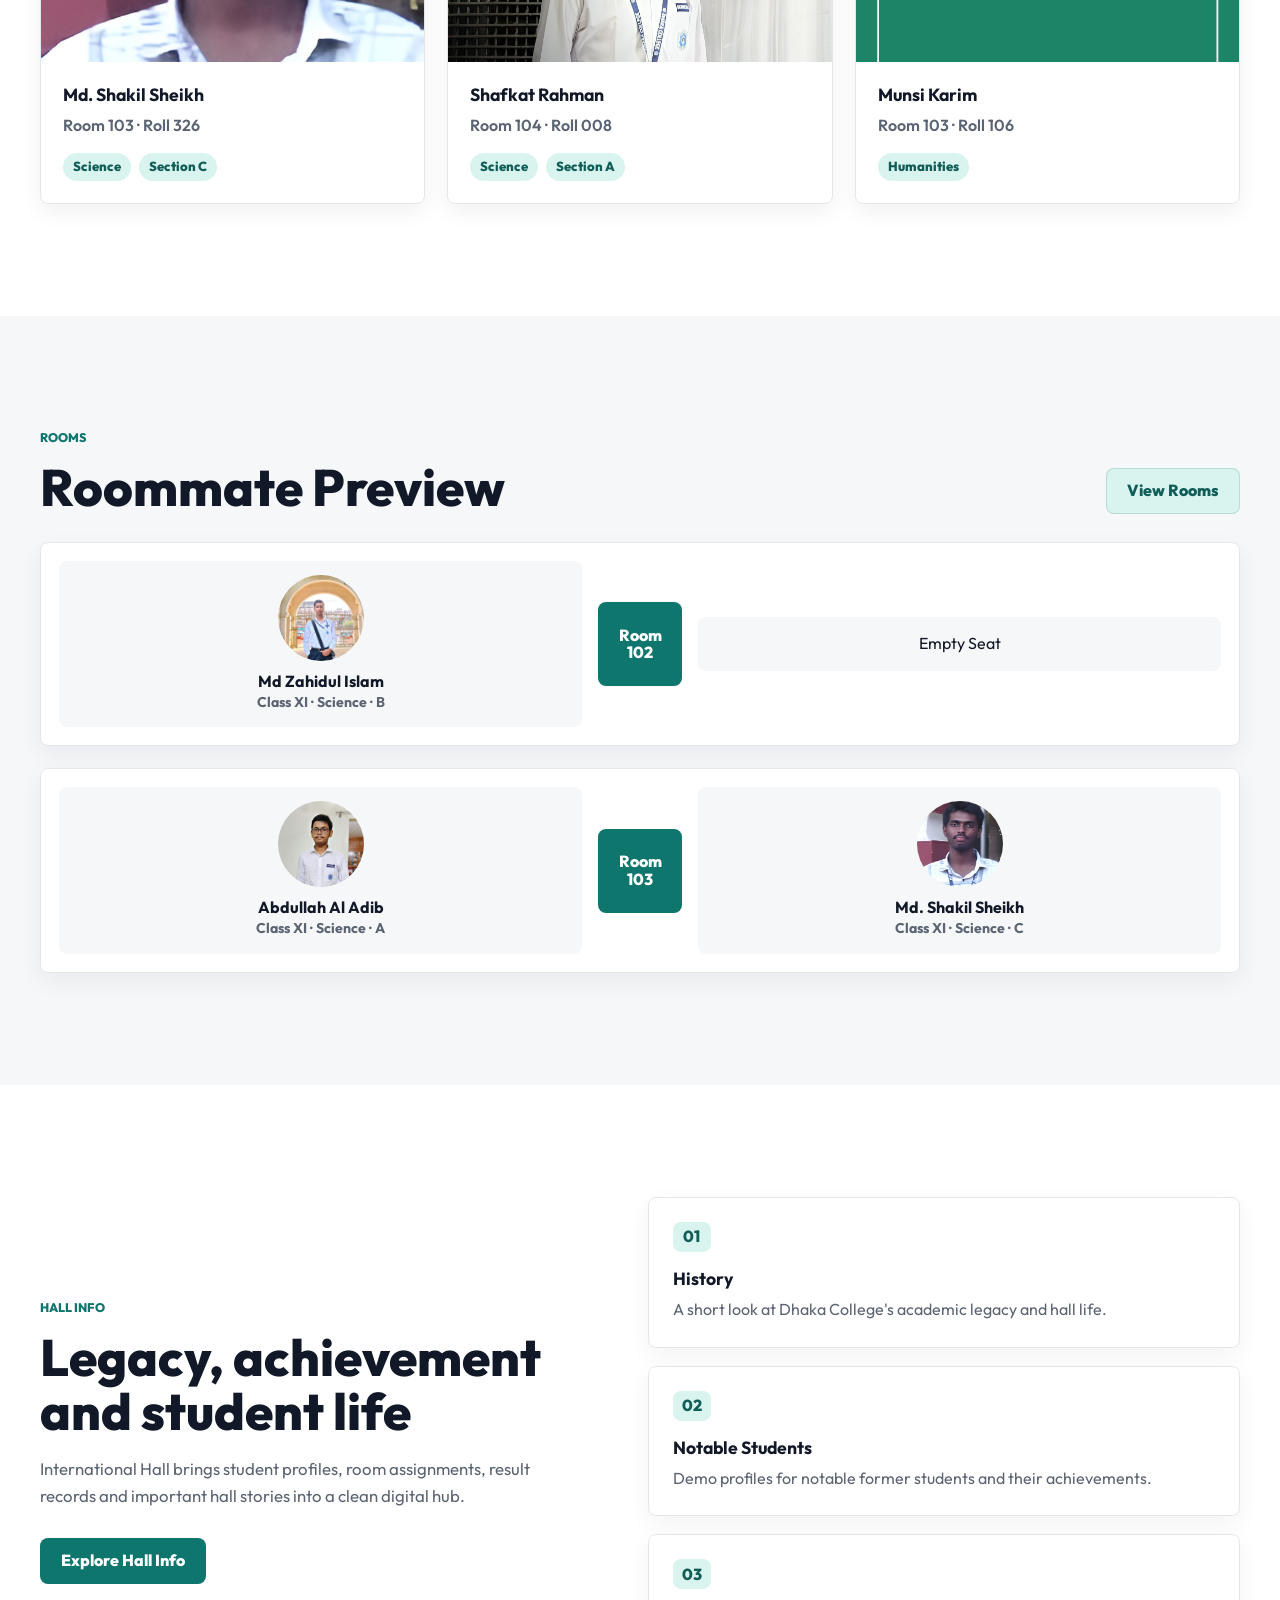
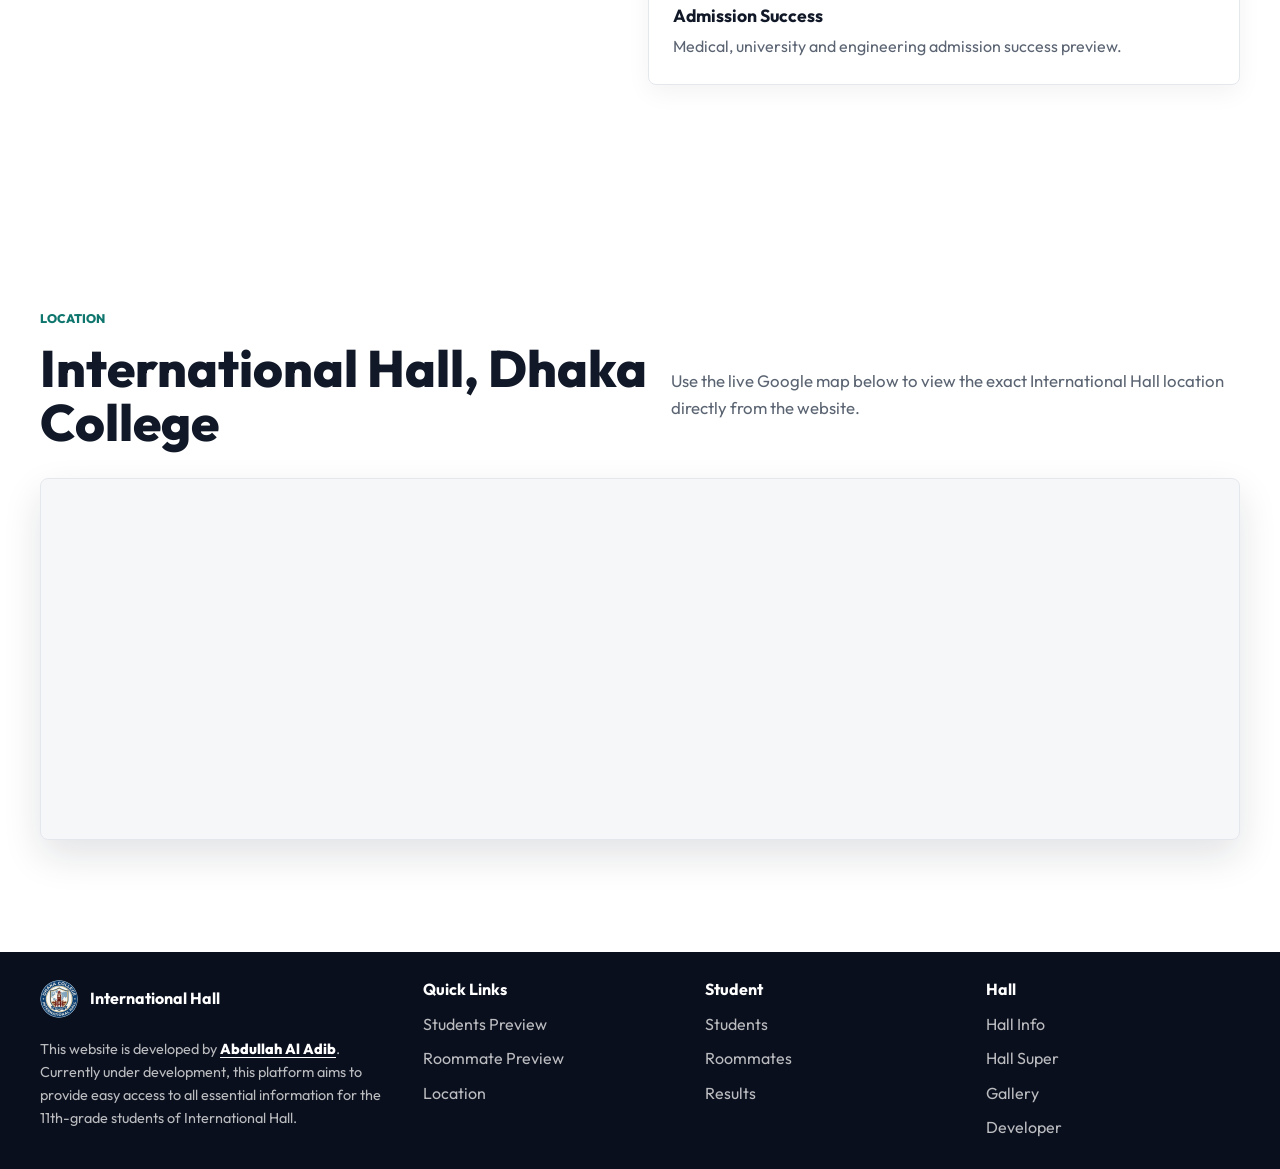
<file: embed.html>
<!DOCTYPE html>
<html lang="en">
<head>
  <meta name="description" content="Dhaka College International Hall Website (DC Hall Website). Explore student directory, room details, roommates search, academic results, club directory, and official social pages. Searchable for adib dchall, hostel info, and international hall students.">
  <meta name="keywords" content="dhaka college international hall wbsite, dc hall website, adib dchall, international hall info, hostel, dhaka college hostel, dc hostel, dhaka college, adib">
  <link rel="icon" href="images/favicon.png" type="image/png" sizes="192x192">
  <link rel="icon" href="images/favicon.png" type="image/png" sizes="96x96">
  <link rel="icon" href="images/favicon.png" type="image/png" sizes="48x48">
  <link rel="icon" href="images/favicon.png" type="image/png" sizes="32x32">
  <link rel="icon" href="images/favicon.png" type="image/png" sizes="16x16">
  <link rel="shortcut icon" href="images/favicon.png" type="image/png">
  <link rel="apple-touch-icon" href="images/favicon.png" sizes="180x180">
  <meta charset="UTF-8">
  <meta name="viewport" content="width=device-width, initial-scale=1.0">
  <title>DC Hostel | Portal | Dhaka College International Hall | DC Hall Website</title>
  <script>
    (function () {
      try {
        if (localStorage.getItem("dc-hostel-theme") === "dark") {
          document.documentElement.classList.add("dark");
          document.documentElement.dataset.theme = "dark";
        }
      } catch (error) {}
    })();
  </script>
  <link rel="preconnect" href="https://fonts.googleapis.com">
  <link rel="preconnect" href="https://fonts.gstatic.com" crossorigin>
  <link href="https://fonts.googleapis.com/css2?family=Hind+Siliguri:wght@400;500;600;700;800&family=Noto+Serif+Bengali:wght@400;500;600;700&family=Outfit:wght@200;300;400;500;600;700;800&display=swap" rel="stylesheet">
  <link rel="stylesheet" href="css/style.css">
  <style>
    body.embed-body {
      display: flex;
      flex-direction: column;
      height: 100vh;
      margin: 0;
      overflow: hidden;
      background: var(--bg);
    }
    .embed-header {
      display: flex;
      align-items: center;
      justify-content: space-between;
      padding: 12px 24px;
      background: var(--nav-bg);
      backdrop-filter: blur(14px);
      -webkit-backdrop-filter: blur(14px);
      border-bottom: 1px solid var(--border);
      z-index: 10;
    }
    .embed-title-wrap {
      display: flex;
      align-items: center;
      gap: 12px;
    }
    .embed-title-wrap h1 {
      margin: 0;
      font-size: 1.15rem;
      font-weight: 700;
      color: var(--text);
    }
    .embed-actions {
      display: flex;
      align-items: center;
      gap: 16px;
    }
    .iframe-container {
      flex: 1;
      width: 100%;
      height: 100%;
      position: relative;
    }
    .iframe-container iframe {
      width: 100%;
      height: 100%;
      border: none;
      background: #ffffff;
    }
    .embed-header .nav-actions {
      margin: 0;
    }
    @media (max-width: 768px) {
      .embed-header {
        flex-direction: column;
        gap: 10px;
        align-items: stretch;
        padding: 10px 16px;
      }
      .embed-title-wrap {
        justify-content: space-between;
      }
      .embed-actions {
        justify-content: space-between;
      }
    }
  </style>
</head>
<body class="embed-body" data-page="embed">
  <header class="embed-header">
    <div class="embed-title-wrap">
      <a href="index.html" class="btn secondary" style="min-height:36px; padding: 0 12px; font-size: 0.85rem; display: inline-flex; align-items: center;">
        &larr; <span data-i18n="embed.back">Back</span>
      </a>
      <h1 id="embedTitle">Loading Portal...</h1>
    </div>
    <div class="embed-actions">
      <a id="externalLink" href="#" target="_blank" rel="noopener" class="btn primary" style="min-height:36px; padding: 0 14px; font-size: 0.85rem; display: inline-flex; align-items: center; gap: 4px;">
        <span data-i18n="embed.openTab">Open in New Tab</span> &nearr;
      </a>
      <div class="nav-actions">
        <div class="language-switch" aria-label="Language selector">
          <button type="button" data-lang-option="en">English</button>
          <button type="button" data-lang-option="bn">বাংলা</button>
        </div>
        <button class="theme-toggle" id="toggle" type="button" aria-label="Toggle dark mode">
          <span aria-hidden="true">&#9789;</span>
        </button>
      </div>
    </div>
  </header>

  <div class="iframe-container">
    <iframe id="portalIframe" src="" title="Portal Frame"></iframe>
  </div>

  <script>
    const params = new URLSearchParams(window.location.search);
    const targetUrl = params.get('url');
    const targetTitle = params.get('title') || 'Portal';

    if (targetUrl) {
      document.getElementById('portalIframe').src = targetUrl;
      document.getElementById('externalLink').href = targetUrl;
    } else {
      window.location.href = 'index.html';
    }

    document.getElementById('embedTitle').textContent = targetTitle;
  </script>

  <script src="https://identity.netlify.com/v1/netlify-identity-widget.js"></script>
  <script src="https://unpkg.com/aos@2.3.4/dist/aos.js"></script>
  <script src="js/app.js"></script>
</body>
</html>
</file>
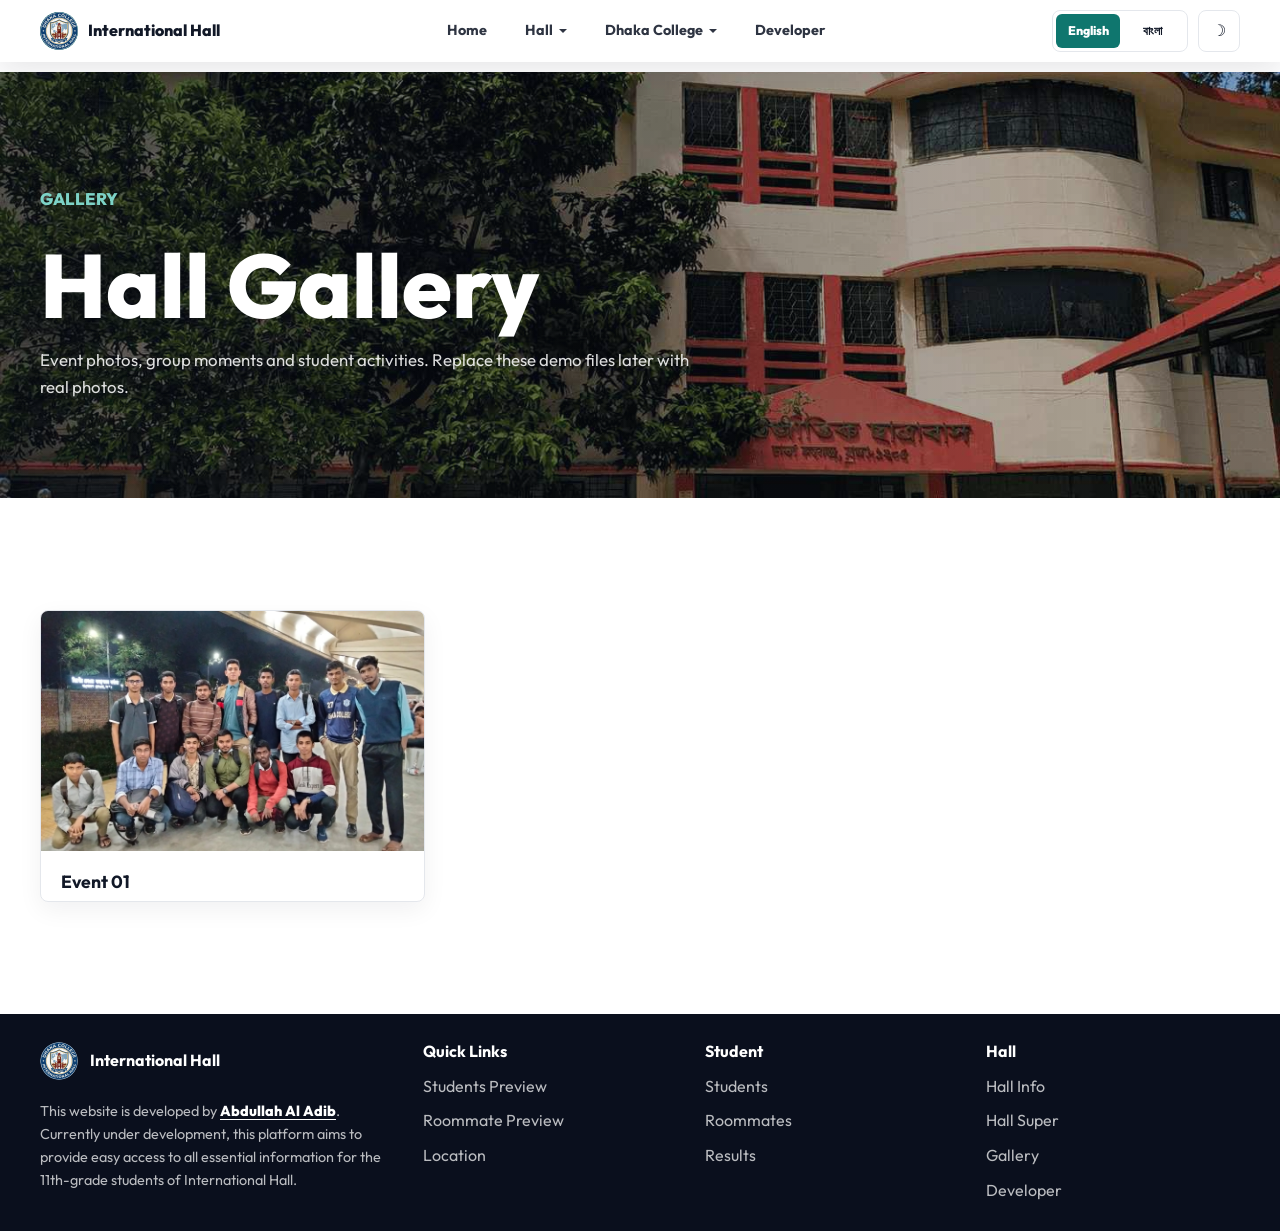
<file: gallery.html>
<!DOCTYPE html>
<html lang="en">
<head>
  <meta charset="UTF-8">
  <meta name="viewport" content="width=device-width, initial-scale=1.0">
  <title>International Hall | Gallery</title>
  <script>
    (function () {
      try {
        if (localStorage.getItem("dc-hostel-theme") === "dark") {
          document.documentElement.classList.add("dark");
          document.documentElement.dataset.theme = "dark";
        }
      } catch (error) {}
    })();
  </script>
  <link rel="preconnect" href="https://fonts.googleapis.com">
  <link rel="preconnect" href="https://fonts.gstatic.com" crossorigin>
  <link href="https://fonts.googleapis.com/css2?family=Hind+Siliguri:wght@400;500;600;700;800&family=Noto+Serif+Bengali:wght@400;500;600;700&family=Outfit:wght@200;300;400;500;600;700;800&display=swap" rel="stylesheet">
  <link href="https://unpkg.com/aos@2.3.4/dist/aos.css" rel="stylesheet">
  <link rel="stylesheet" href="css/style.css">
</head>
<body data-page="gallery">
  <header class="navbar" id="navbar">
    <div class="container nav-inner">
      <a class="logo" href="index.html" aria-label="International Hall home">
        <img class="logo-img" src="images/logo.png" alt="International Hall logo" loading="lazy">
        <span data-i18n="nav.logo">International Hall</span>
      </a>
      <nav class="nav-links" aria-label="Primary navigation">
        <a href="index.html" data-i18n="nav.home">Home</a>
        <a href="students.html" data-i18n="nav.students">Students</a>
        <a href="roommates.html" data-i18n="nav.roommates">Roommates</a>
        <a href="results.html" data-i18n="nav.results">Results</a>
        <a href="hostel.html" data-i18n="nav.hostel">Hall Info</a>
      </nav>
      <div class="nav-actions">
        <div class="language-switch" aria-label="Language selector">
          <button type="button" data-lang-option="en">English</button>
          <button type="button" data-lang-option="bn">বাংলা</button>
        </div>
        <button class="theme-toggle" id="toggle" type="button" aria-label="Toggle dark mode">
          <span aria-hidden="true">&#9789;</span>
        </button>
      </div>
    </div>
  </header>

  <main class="page-main">
    <section class="page-hero compact">
      <div class="container" data-aos="fade-up">
        <p class="eyebrow" data-i18n="nav.gallery">Gallery</p>
        <h1 data-i18n="gallery.title">Hall Gallery</h1>
        <p data-i18n="gallery.subtitle">Event photos, group moments and student activities. Replace these demo files later with real photos.</p>
      </div>
    </section>

    <section class="section">
      <div class="container">
        <div class="gallery-grid">
          <!-- Dynamic CMS items rendered by js/app.js -->
        </div>
      </div>
    </section>
  </main>

  <footer class="footer">
    <div class="container footer-inner"></div>
  </footer>

  <div class="modal" id="studentModal" aria-hidden="true" role="dialog" aria-modal="true" aria-labelledby="modalName">
    <div class="modal-backdrop" data-close-modal></div>
    <article class="modal-panel">
      <button class="modal-close" type="button" aria-label="Close gallery preview" data-close-modal>&times;</button>
      <div id="modalContent"></div>
    </article>
  </div>

  <script src="https://identity.netlify.com/v1/netlify-identity-widget.js"></script>
  <script src="js/netlify-identity.js"></script>
  <script src="https://unpkg.com/aos@2.3.4/dist/aos.js"></script>
  <script src="js/app.js"></script>
</body>
</html>
</file>
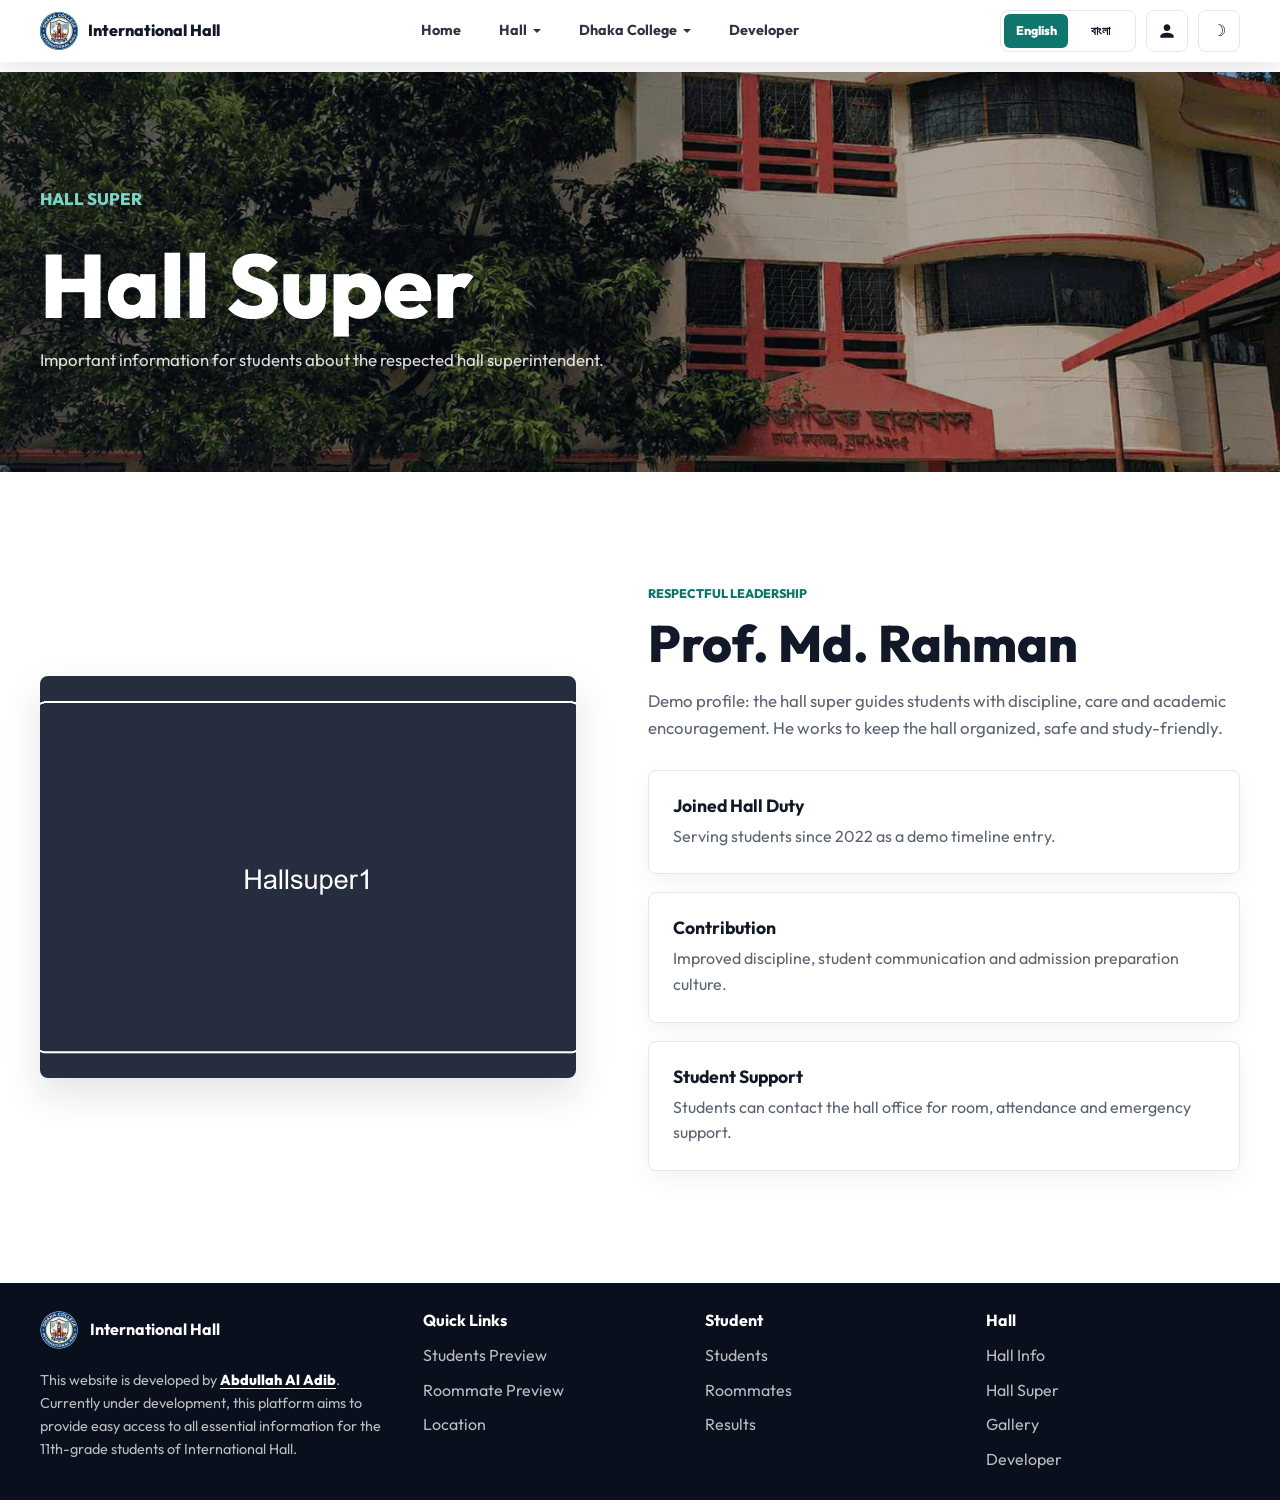
<file: hallsuper.html>
<!DOCTYPE html>
<html lang="en">
<head>
  <meta name="description" content="Dhaka College International Hall Website (DC Hall Website). Explore student directory, room details, roommates search, academic results, club directory, and official social pages. Searchable for adib dchall, hostel info, and international hall students.">
  <meta name="keywords" content="dhaka college international hall wbsite, dc hall website, adib dchall, international hall info, hostel, dhaka college hostel, dc hostel, dhaka college, adib">
  <link rel="icon" href="images/favicon.png" type="image/png" sizes="192x192">
  <link rel="icon" href="images/favicon.png" type="image/png" sizes="96x96">
  <link rel="icon" href="images/favicon.png" type="image/png" sizes="48x48">
  <link rel="icon" href="images/favicon.png" type="image/png" sizes="32x32">
  <link rel="icon" href="images/favicon.png" type="image/png" sizes="16x16">
  <link rel="shortcut icon" href="images/favicon.png" type="image/png">
  <link rel="apple-touch-icon" href="images/favicon.png" sizes="180x180">
  <meta charset="UTF-8">
  <meta name="viewport" content="width=device-width, initial-scale=1.0">
  <title>International Hall | Hall Super | Dhaka College International Hall | DC Hall Website</title>
  <script>
    (function () {
      try {
        if (localStorage.getItem("dc-hostel-theme") === "dark") {
          document.documentElement.classList.add("dark");
          document.documentElement.dataset.theme = "dark";
        }
      } catch (error) {}
    })();
  </script>
  <link rel="preconnect" href="https://fonts.googleapis.com">
  <link rel="preconnect" href="https://fonts.gstatic.com" crossorigin>
  <link href="https://fonts.googleapis.com/css2?family=Hind+Siliguri:wght@400;500;600;700;800&family=Noto+Serif+Bengali:wght@400;500;600;700&family=Outfit:wght@200;300;400;500;600;700;800&display=swap" rel="stylesheet">
  <link href="https://unpkg.com/aos@2.3.4/dist/aos.css" rel="stylesheet">
  <link rel="stylesheet" href="css/style.css">
</head>
<body data-page="hallsuper">
  <header class="navbar" id="navbar">
    <div class="container nav-inner">
      <a class="logo" href="index.html" aria-label="International Hall home">
        <img class="logo-img" src="images/logo.png" alt="International Hall logo" loading="lazy">
        <span data-i18n="nav.logo">International Hall</span>
      </a>
      <nav class="nav-links" aria-label="Primary navigation">
        <a href="index.html" data-i18n="nav.home">Home</a>
        <a href="students.html" data-i18n="nav.students">Students</a>
        <a href="roommates.html" data-i18n="nav.roommates">Roommates</a>
        <a href="results.html" data-i18n="nav.results">Results</a>
        <a href="hostel.html" data-i18n="nav.hostel">Hall Info</a>
      </nav>
      <div class="nav-actions">
        <div class="language-switch" aria-label="Language selector">
          <button type="button" data-lang-option="en">English</button>
          <button type="button" data-lang-option="bn">বাংলা</button>
        </div>
        <a href="profile.html" class="profile-toggle" id="profileBtn" aria-label="Profile Status / Login">
          <svg viewBox="0 0 24 24" width="20" height="20" fill="currentColor">
            <path d="M12 12c2.21 0 4-1.79 4-4s-1.79-4-4-4-4 1.79-4 4 1.79 4 4 4zm0 2c-2.67 0-8 1.34-8 4v2h16v-2c0-2.66-5.33-4-8-4z"/>
          </svg>
        </a>
        <button class="theme-toggle" id="toggle" type="button" aria-label="Toggle dark mode">
          <span aria-hidden="true">&#9789;</span>
        </button>
      </div>
    </div>
  </header>

  <main class="page-main">
    <section class="page-hero compact">
      <div class="container" data-aos="fade-up">
        <p class="eyebrow" data-i18n="nav.hallSuper">Hall Super</p>
        <h1 data-i18n="hallSuper.title">Hall Super</h1>
        <p data-i18n="hallSuper.subtitle">Important information for students about the respected hall superintendent.</p>
      </div>
    </section>

    <section class="section">
      <div class="container">
        <div class="split">
          <figure class="hostel-photo" data-aos="zoom-in">
            <img src="images/hallsuper1.jpg" alt="Hall super portrait" loading="lazy">
          </figure>
          <div data-aos="fade-up">
            <p class="eyebrow" data-i18n="hallSuper.eyebrow">Respectful Leadership</p>
            <h2 data-i18n="hallSuper.name">Prof. Md. Rahman</h2>
            <p class="lead" data-i18n="hallSuper.bio">
              Demo profile: the hall super guides students with discipline, care and academic encouragement. He works to keep the hall organized, safe and study-friendly.
            </p>
            <div class="info-grid">
              <article class="info-box">
                <h3 data-i18n="hallSuper.joinedTitle">Joined Hall Duty</h3>
                <p data-i18n="hallSuper.joinedText">Serving students since 2022 as a demo timeline entry.</p>
              </article>
              <article class="info-box">
                <h3 data-i18n="hallSuper.contributionTitle">Contribution</h3>
                <p data-i18n="hallSuper.contributionText">Improved discipline, student communication and admission preparation culture.</p>
              </article>
              <article class="info-box">
                <h3 data-i18n="hallSuper.noticeTitle">Student Support</h3>
                <p data-i18n="hallSuper.noticeText">Students can contact the hall office for room, attendance and emergency support.</p>
              </article>
            </div>
          </div>
        </div>
      </div>
    </section>
  </main>

  <footer class="footer">
    <div class="container footer-inner"></div>
  </footer>

  <script src="https://identity.netlify.com/v1/netlify-identity-widget.js"></script>
  <script src="js/netlify-identity.js"></script>
  <script src="https://unpkg.com/aos@2.3.4/dist/aos.js"></script>
  <script src="js/app.js"></script>
</body>
</html>
</file>
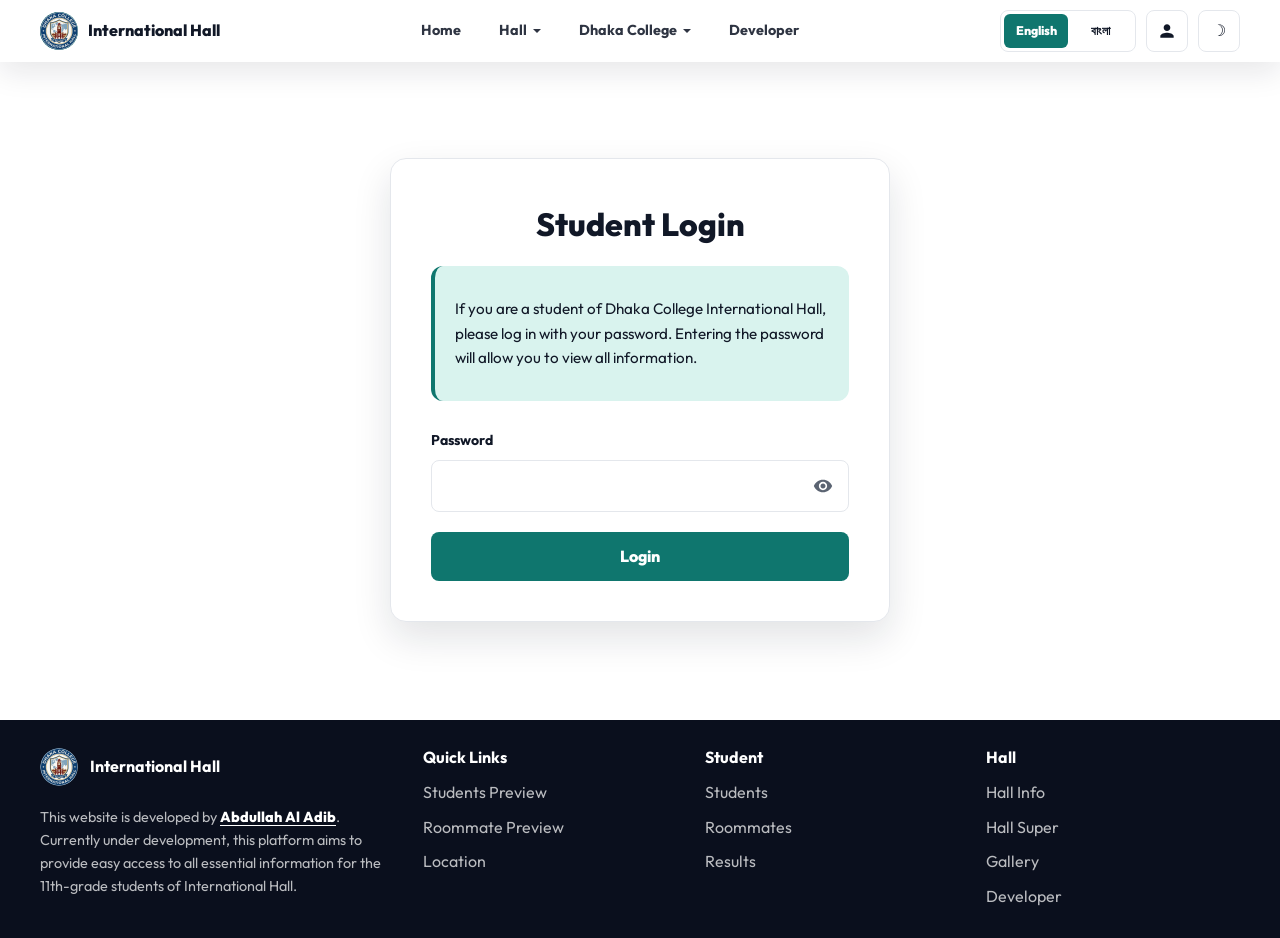
<file: profile.html>
<!DOCTYPE html>
<html lang="en">
<head>
  <meta name="description" content="Dhaka College International Hall Website (DC Hall Website). Explore student directory, room details, roommates search, academic results, club directory, and official social pages. Searchable for adib dchall, hostel info, and international hall students.">
  <meta name="keywords" content="dhaka college international hall wbsite, dc hall website, adib dchall, international hall info, hostel, dhaka college hostel, dc hostel, dhaka college, adib">
  <link rel="icon" href="images/favicon.png" type="image/png" sizes="192x192">
  <link rel="icon" href="images/favicon.png" type="image/png" sizes="96x96">
  <link rel="icon" href="images/favicon.png" type="image/png" sizes="48x48">
  <link rel="icon" href="images/favicon.png" type="image/png" sizes="32x32">
  <link rel="icon" href="images/favicon.png" type="image/png" sizes="16x16">
  <link rel="shortcut icon" href="images/favicon.png" type="image/png">
  <link rel="apple-touch-icon" href="images/favicon.png" sizes="180x180">
  <meta charset="UTF-8">
  <meta name="viewport" content="width=device-width, initial-scale=1.0">
  <title>DC Hostel | Profile | Dhaka College International Hall | DC Hall Website</title>
  <script>
    (function () {
      try {
        if (localStorage.getItem("dc-hostel-theme") === "dark") {
          document.documentElement.classList.add("dark");
          document.documentElement.dataset.theme = "dark";
        }
      } catch (error) {}
    })();
  </script>
  <link rel="preconnect" href="https://fonts.googleapis.com">
  <link rel="preconnect" href="https://fonts.gstatic.com" crossorigin>
  <link href="https://fonts.googleapis.com/css2?family=Hind+Siliguri:wght@400;500;600;700;800&family=Noto+Serif+Bengali:wght@400;500;600;700&family=Outfit:wght@200;300;400;500;600;700;800&display=swap" rel="stylesheet">
  <link rel="stylesheet" href="css/style.css">
  <style>
    .auth-container {
      display: flex;
      align-items: center;
      justify-content: center;
      min-height: calc(100vh - 180px);
      padding: 120px 24px 60px;
    }
    .auth-card {
      width: 100%;
      max-width: 500px;
      padding: 40px;
      border-radius: 16px;
      background: var(--surface-strong);
      border: 1px solid var(--border);
      box-shadow: var(--shadow);
      text-align: center;
      backdrop-filter: blur(8px);
    }
    .auth-card h1 {
      margin: 0 0 16px;
      font-size: 2rem;
      font-weight: 800;
    }
    .auth-notice {
      padding: 16px 20px;
      border-radius: 12px;
      background: var(--accent-soft);
      border-left: 4px solid var(--accent);
      color: var(--text);
      font-size: 0.95rem;
      line-height: 1.6;
      margin-bottom: 28px;
      text-align: left;
    }
    .form-group {
      margin-bottom: 20px;
      text-align: left;
      position: relative;
    }
    .form-group label {
      display: block;
      font-size: 0.88rem;
      font-weight: 700;
      margin-bottom: 8px;
      color: var(--text);
    }
    .input-wrapper {
      position: relative;
      display: flex;
      align-items: center;
    }
    .form-input {
      width: 100%;
      padding: 12px 48px 12px 16px;
      border-radius: 8px;
      border: 1px solid var(--border);
      background: var(--bg);
      color: var(--text);
      font-size: 1rem;
      transition: border-color 0.2s, box-shadow 0.2s;
    }
    .form-input:focus {
      outline: none;
      border-color: var(--accent);
      box-shadow: 0 0 0 3px var(--accent-soft);
    }
    .toggle-password {
      position: absolute;
      right: 12px;
      background: none;
      border: none;
      color: var(--muted);
      cursor: pointer;
      padding: 4px;
      display: flex;
      align-items: center;
      justify-content: center;
    }
    .toggle-password:hover {
      color: var(--text);
    }
    .auth-btn {
      width: 100%;
      padding: 12px;
      border-radius: 8px;
      border: none;
      background: var(--accent);
      color: #ffffff;
      font-size: 1rem;
      font-weight: 800;
      cursor: pointer;
      transition: background 0.2s, transform 0.15s;
    }
    .auth-btn:hover {
      background: var(--accent-strong);
      transform: translateY(-1px);
    }
    .auth-btn:active {
      transform: translateY(1px);
    }
    .auth-error {
      margin-top: 16px;
      color: var(--warm);
      font-size: 0.9rem;
      font-weight: 600;
      display: none;
    }
    .success-icon {
      width: 64px;
      height: 64px;
      border-radius: 50%;
      background: var(--accent-soft);
      color: var(--accent);
      display: inline-flex;
      align-items: center;
      justify-content: center;
      margin-bottom: 20px;
    }
  </style>
</head>
<body data-page="profile">
  <header class="navbar" id="navbar">
    <div class="container nav-inner">
      <a class="logo" href="index.html">
        <img class="logo-img" src="images/logo.png" alt="International Hall logo" loading="lazy">
        <span data-i18n="nav.logo">International Hall</span>
      </a>
      <nav class="nav-links" aria-label="Primary navigation"></nav>
      <div class="nav-actions">
        <div class="language-switch" aria-label="Language selector">
          <button type="button" data-lang-option="en">English</button>
          <button type="button" data-lang-option="bn">বাংলা</button>
        </div>
        <a href="profile.html" class="profile-toggle" id="profileBtn" aria-label="Profile Status / Login">
          <svg viewBox="0 0 24 24" width="20" height="20" fill="currentColor">
            <path d="M12 12c2.21 0 4-1.79 4-4s-1.79-4-4-4-4 1.79-4 4 1.79 4 4 4zm0 2c-2.67 0-8 1.34-8 4v2h16v-2c0-2.66-5.33-4-8-4z"/>
          </svg>
        </a>
        <button class="theme-toggle" id="toggle" type="button" aria-label="Toggle dark mode">
          <span aria-hidden="true">&#9789;</span>
        </button>
      </div>
    </div>
  </header>

  <main>
    <section class="auth-container">
      <!-- Card for logged out state -->
      <div id="loginFormCard" class="auth-card">
        <h1 data-i18n="auth.title">Student Login</h1>
        <div class="auth-notice">
          <p id="noticeText">তুমি যদি ঢাকা কলেজ ইন্টারন্যাশনালের হলের স্টুডেন্ট হয়ে থাকো, তাহলে পাসওয়ার্ড দিয়ে লগইন করো। পাসওয়ার্ড দিলে তুমি সকল ইনফরমেশন দেখতে পাবে।</p>
        </div>
        <form id="loginForm">
          <div class="form-group">
            <label for="password" data-i18n="auth.passwordLabel">Password</label>
            <div class="input-wrapper">
              <input type="password" id="password" class="form-input" required autocomplete="current-password">
              <button type="button" id="togglePasswordBtn" class="toggle-password" aria-label="Show password">
                <svg viewBox="0 0 24 24" width="20" height="20" fill="currentColor" id="eyeIcon">
                  <path d="M12 4.5C7 4.5 2.73 7.61 1 12c1.73 4.39 6 7.5 11 7.5s9.27-3.11 11-7.5c-1.73-4.39-6-7.5-11-7.5zM12 17c-2.76 0-5-2.24-5-5s2.24-5 5-5 5 2.24 5 5-2.24 5-5 5zm0-8c-1.66 0-3 1.34-3 3s1.34 3 3 3 3-1.34 3-3-1.34-3-3-3z"/>
                </svg>
              </button>
            </div>
          </div>
          <button type="submit" class="auth-btn" data-i18n="auth.submit">Login</button>
          <p id="loginError" class="auth-error" data-i18n="auth.error">Invalid password. Please try again.</p>
        </form>
      </div>

      <!-- Card for logged in state -->
      <div id="statusCard" class="auth-card" style="display: none;">
        <div class="success-icon">
          <svg viewBox="0 0 24 24" width="36" height="36" fill="currentColor">
            <path d="M9 16.17L4.83 12l-1.42 1.41L9 19 21 7l-1.41-1.41L9 16.17z"/>
          </svg>
        </div>
        <h1 data-i18n="auth.successTitle">Successfully Logged In</h1>
        <div class="auth-notice" style="border-left-color: #10b981; background: var(--accent-soft);">
          <p id="successMessage">তুমি একজন শিক্ষার্থী হিসেবে লগইন করে আছো! সকল লক করা নম্বর এবং লোকেশন এখন দৃশ্যমান।</p>
        </div>
        <button id="logoutBtn" class="auth-btn" style="background: var(--warm);" data-i18n="auth.logout">Logout</button>
      </div>
    </section>
  </main>

  <footer class="footer">
    <div class="container footer-inner"></div>
  </footer>

  <script src="https://identity.netlify.com/v1/netlify-identity-widget.js"></script>
  <script src="https://unpkg.com/aos@2.3.4/dist/aos.js"></script>
  <script src="js/app.js"></script>
</body>
</html>
</file>
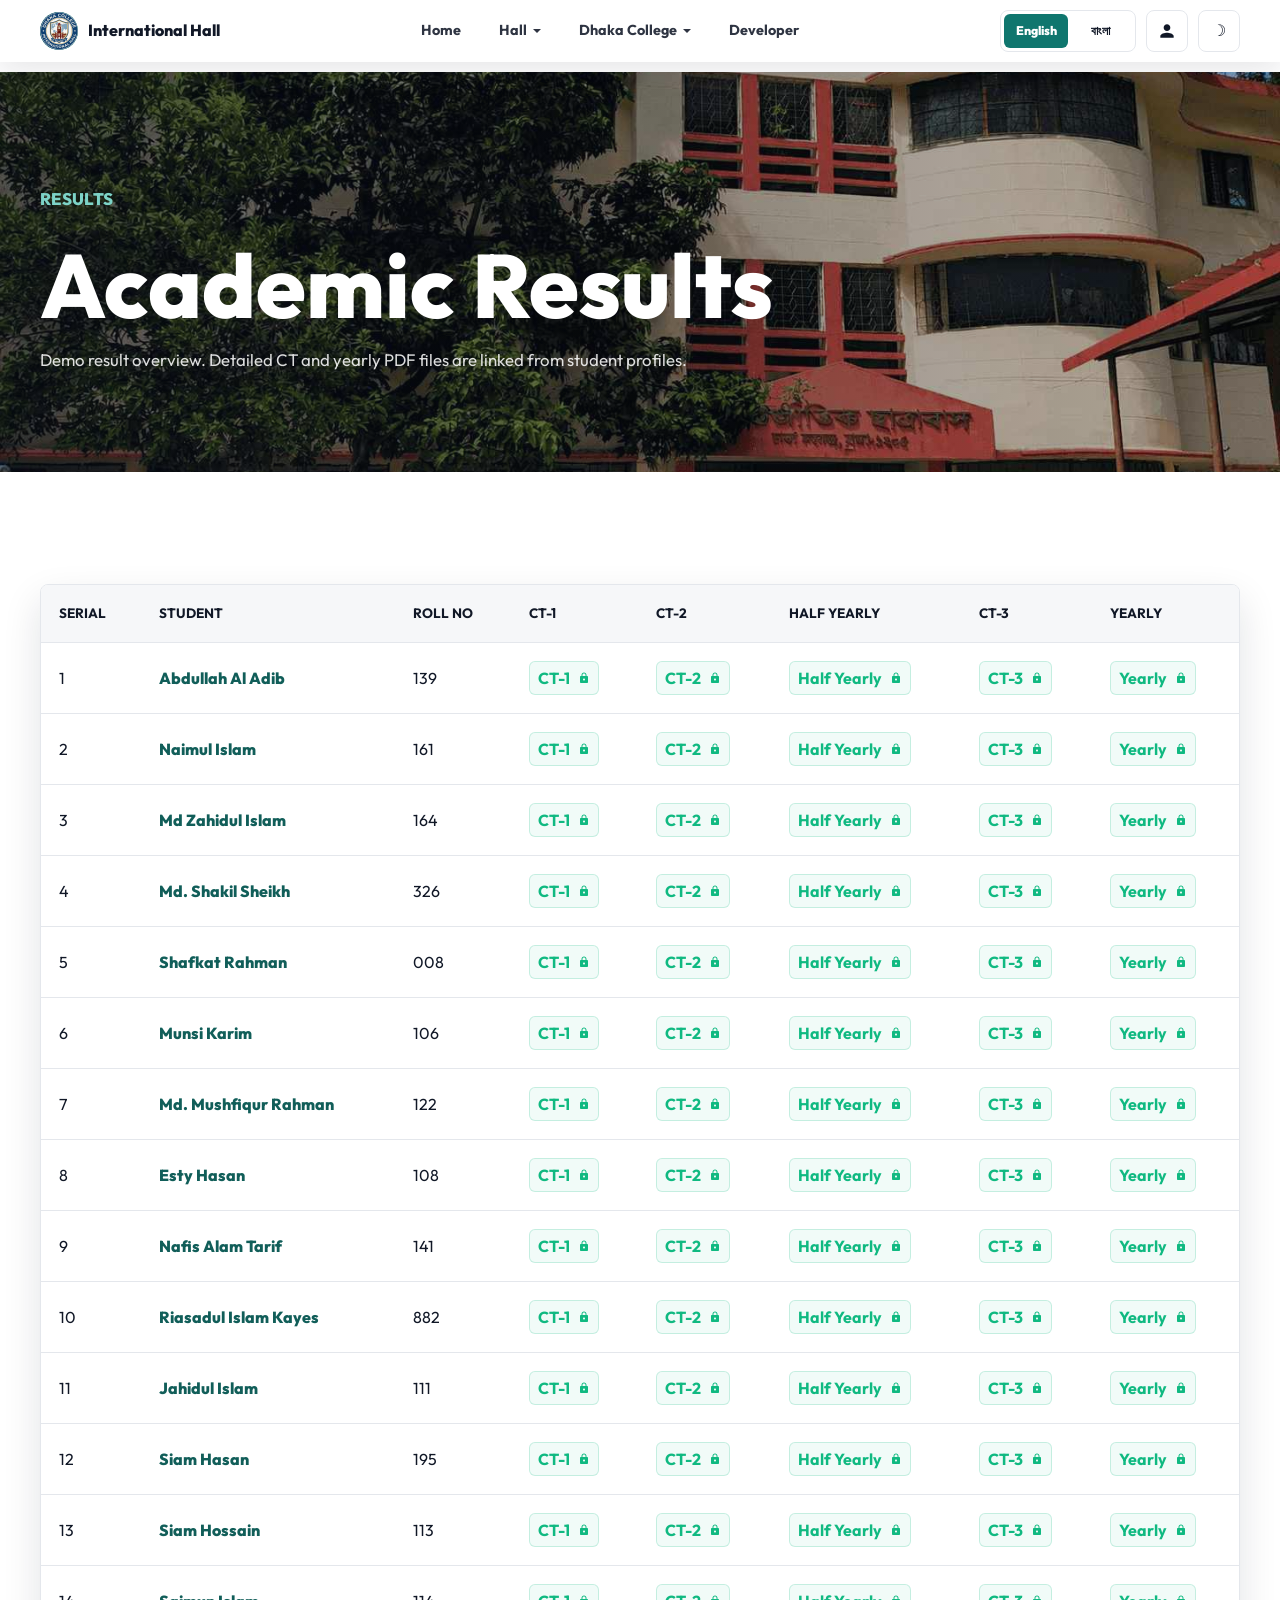
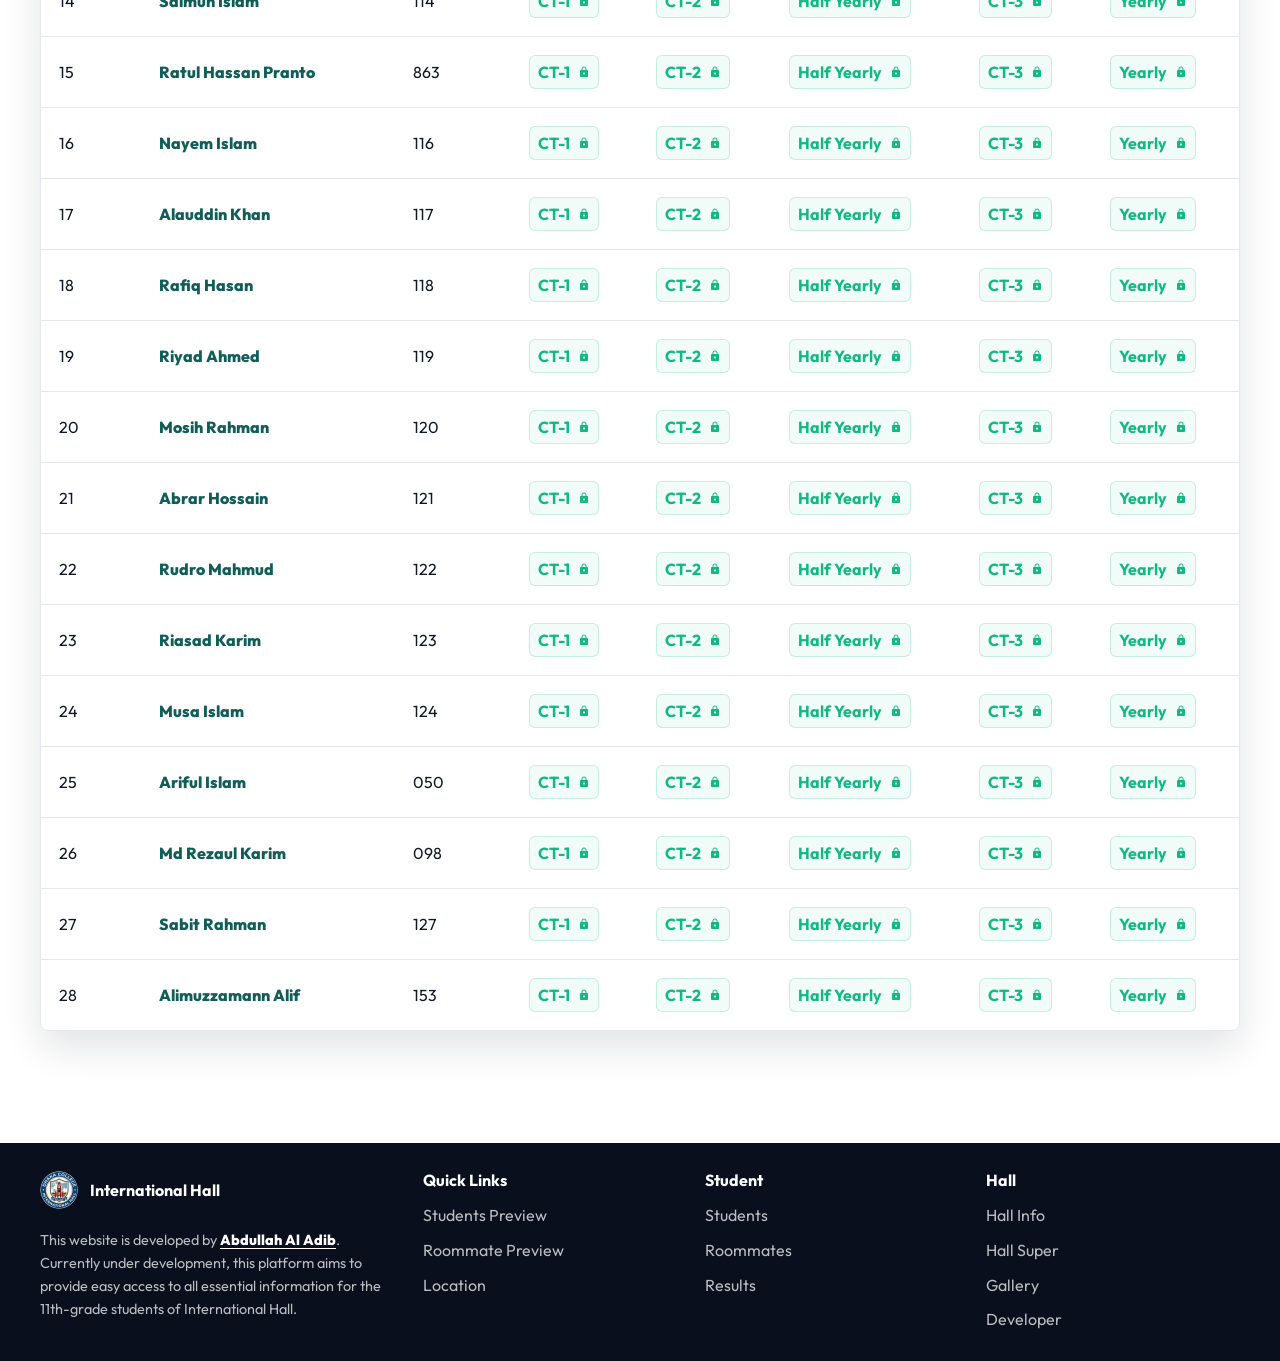
<file: results.html>
<!DOCTYPE html>
<html lang="en">
<head>
  <meta name="description" content="Dhaka College International Hall Website (DC Hall Website). Explore student directory, room details, roommates search, academic results, club directory, and official social pages. Searchable for adib dchall, hostel info, and international hall students.">
  <meta name="keywords" content="dhaka college international hall wbsite, dc hall website, adib dchall, international hall info, hostel, dhaka college hostel, dc hostel, dhaka college, adib">
  <link rel="icon" href="images/favicon.png" type="image/png" sizes="192x192">
  <link rel="icon" href="images/favicon.png" type="image/png" sizes="96x96">
  <link rel="icon" href="images/favicon.png" type="image/png" sizes="48x48">
  <link rel="icon" href="images/favicon.png" type="image/png" sizes="32x32">
  <link rel="icon" href="images/favicon.png" type="image/png" sizes="16x16">
  <link rel="shortcut icon" href="images/favicon.png" type="image/png">
  <link rel="apple-touch-icon" href="images/favicon.png" sizes="180x180">
  <meta charset="UTF-8">
  <meta name="viewport" content="width=device-width, initial-scale=1.0">
  <title>DC Hostel | Results | Dhaka College International Hall | DC Hall Website</title>
  <script>
    (function () {
      try {
        if (localStorage.getItem("dc-hostel-theme") === "dark") {
          document.documentElement.classList.add("dark");
          document.documentElement.dataset.theme = "dark";
        }
      } catch (error) {}
    })();
  </script>
  <link rel="preconnect" href="https://fonts.googleapis.com">
  <link rel="preconnect" href="https://fonts.gstatic.com" crossorigin>
  <link href="https://fonts.googleapis.com/css2?family=Hind+Siliguri:wght@400;500;600;700;800&family=Noto+Serif+Bengali:wght@400;500;600;700&family=Outfit:wght@200;300;400;500;600;700;800&display=swap" rel="stylesheet">
  <link href="https://unpkg.com/aos@2.3.4/dist/aos.css" rel="stylesheet">
  <link rel="stylesheet" href="css/style.css">
</head>
<body data-page="results">
  <header class="navbar" id="navbar">
    <div class="container nav-inner">
      <a class="logo" href="index.html" aria-label="DC Hostel home">
        <img class="logo-img" src="images/logo.png" alt="International Hall logo" loading="lazy">
        <span data-i18n="nav.logo">International Hall</span>
      </a>
      <nav class="nav-links" aria-label="Primary navigation">
        <a href="index.html" data-i18n="nav.home">Home</a>
        <a href="students.html" data-i18n="nav.students">Students</a>
        <a href="roommates.html" data-i18n="nav.roommates">Roommates</a>
        <a href="results.html" class="active" data-i18n="nav.results">Results</a>
        <a href="hostel.html" data-i18n="nav.hostel">Hostel Info</a>
      </nav>
      <div class="nav-actions">
        <div class="language-switch" aria-label="Language selector">
          <button type="button" data-lang-option="en">English</button>
          <button type="button" data-lang-option="bn">বাংলা</button>
        </div>
        <a href="profile.html" class="profile-toggle" id="profileBtn" aria-label="Profile Status / Login">
          <svg viewBox="0 0 24 24" width="20" height="20" fill="currentColor">
            <path d="M12 12c2.21 0 4-1.79 4-4s-1.79-4-4-4-4 1.79-4 4 1.79 4 4 4zm0 2c-2.67 0-8 1.34-8 4v2h16v-2c0-2.66-5.33-4-8-4z"/>
          </svg>
        </a>
        <button class="theme-toggle" id="toggle" type="button" aria-label="Toggle dark mode">
          <span aria-hidden="true">&#9789;</span>
        </button>
      </div>
    </div>
  </header>

  <main class="page-main">
    <section class="page-hero results-hero compact">
      <div class="container" data-aos="fade-up">
        <p class="eyebrow" data-i18n="common.results">Results</p>
        <h1 data-i18n="results.title">Academic Results</h1>
        <p data-i18n="results.subtitle">GPA and subject marks for hostel students.</p>
      </div>
    </section>

    <section class="section">
      <div class="container">
        <div class="table-shell" data-aos="fade-up">
          <table class="result-table">
            <thead>
              <tr>
                <th data-i18n="resultTable.serial">Serial</th>
                <th data-i18n="resultTable.student">Student</th>
                <th data-i18n="resultTable.roll">Roll No</th>
                <th data-i18n="pdf.ct1">CT-1</th>
                <th data-i18n="pdf.ct2">CT-2</th>
                <th data-i18n="pdf.hy">Half Yearly</th>
                <th data-i18n="pdf.ct3">CT-3</th>
                <th data-i18n="pdf.yearly">Yearly</th>
              </tr>
            </thead>
            <tbody id="resultTable"></tbody>
          </table>
        </div>
      </div>
    </section>
  </main>

  <footer class="footer">
    <div class="container footer-inner"></div>
  </footer>

  <div class="modal" id="studentModal" aria-hidden="true" role="dialog" aria-modal="true" aria-labelledby="modalName">
    <div class="modal-backdrop" data-close-modal></div>
    <article class="modal-panel">
      <button class="modal-close" type="button" aria-label="Close student profile" data-close-modal>&times;</button>
      <div id="modalContent"></div>
    </article>
  </div>

  <script src="https://identity.netlify.com/v1/netlify-identity-widget.js"></script>
  <script src="js/netlify-identity.js"></script>
  <script src="https://unpkg.com/aos@2.3.4/dist/aos.js"></script>
  <script src="js/app.js"></script>
</body>
</html>
</file>
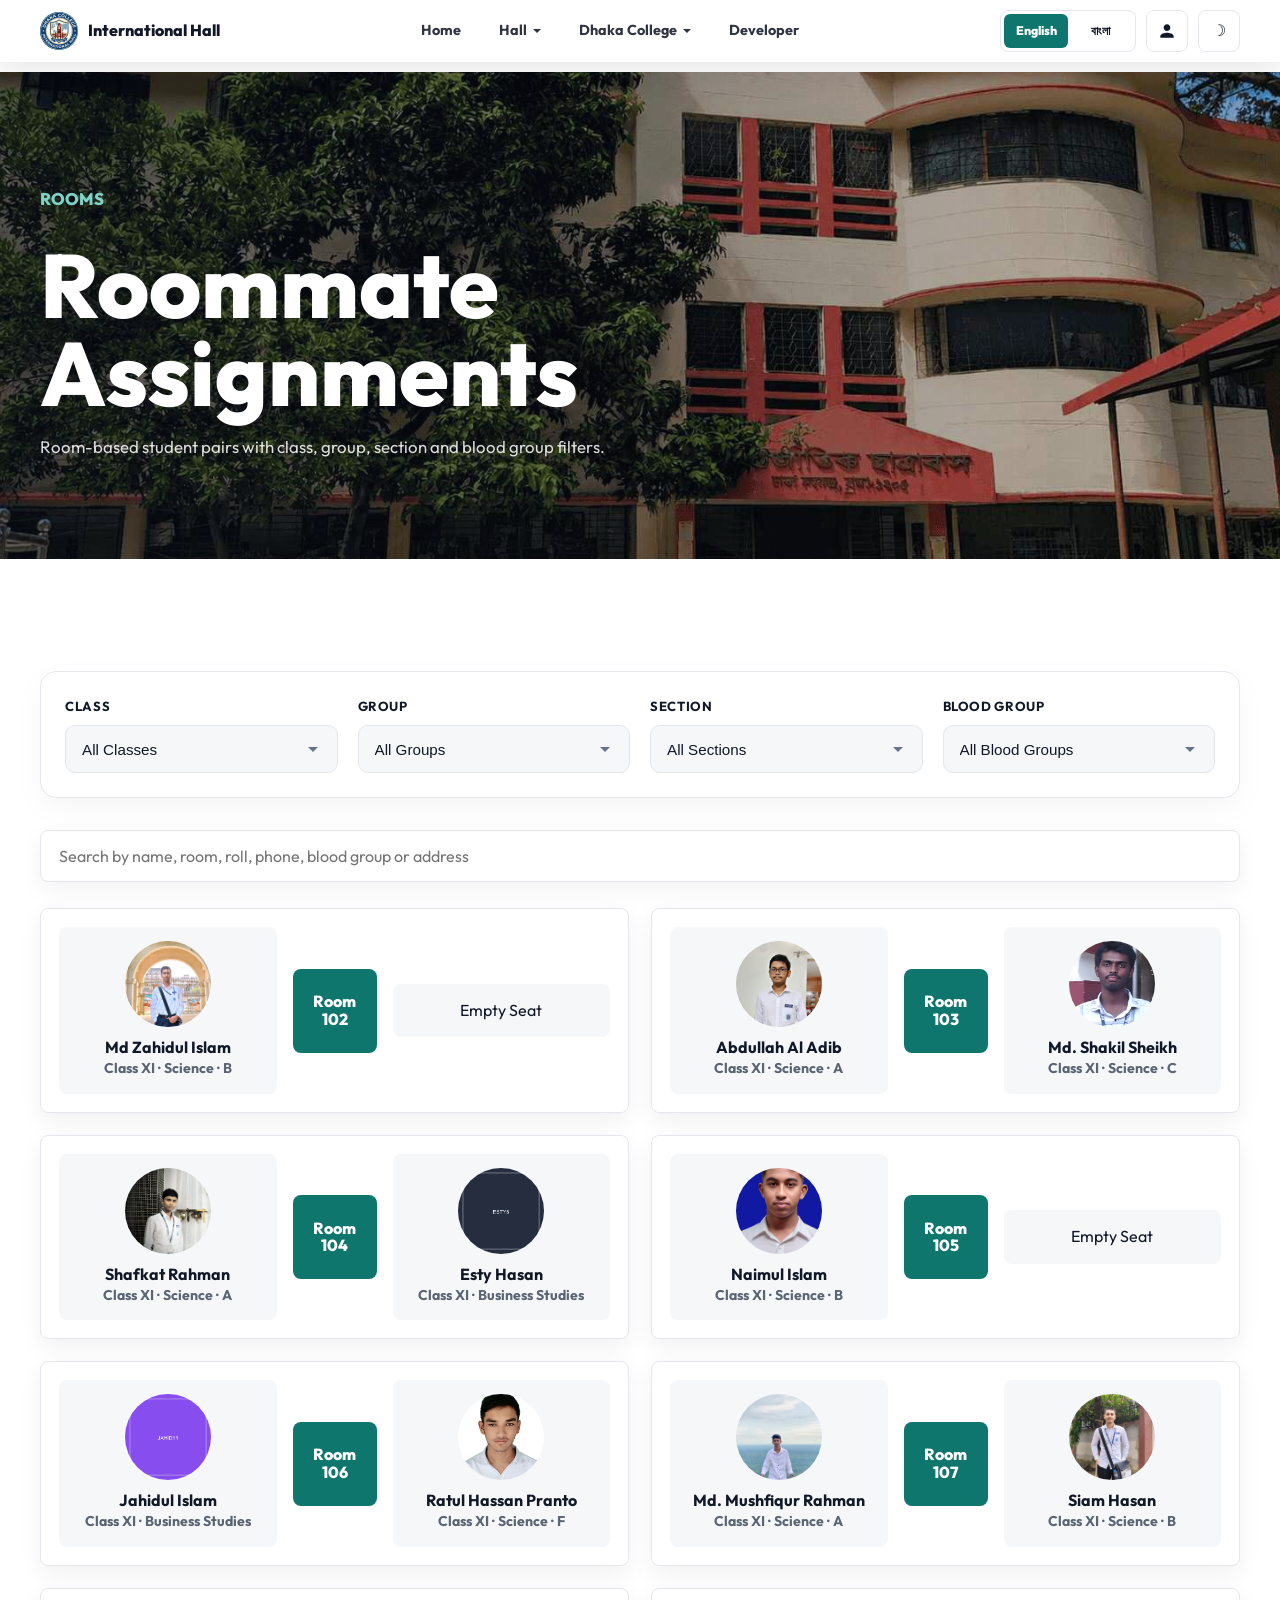
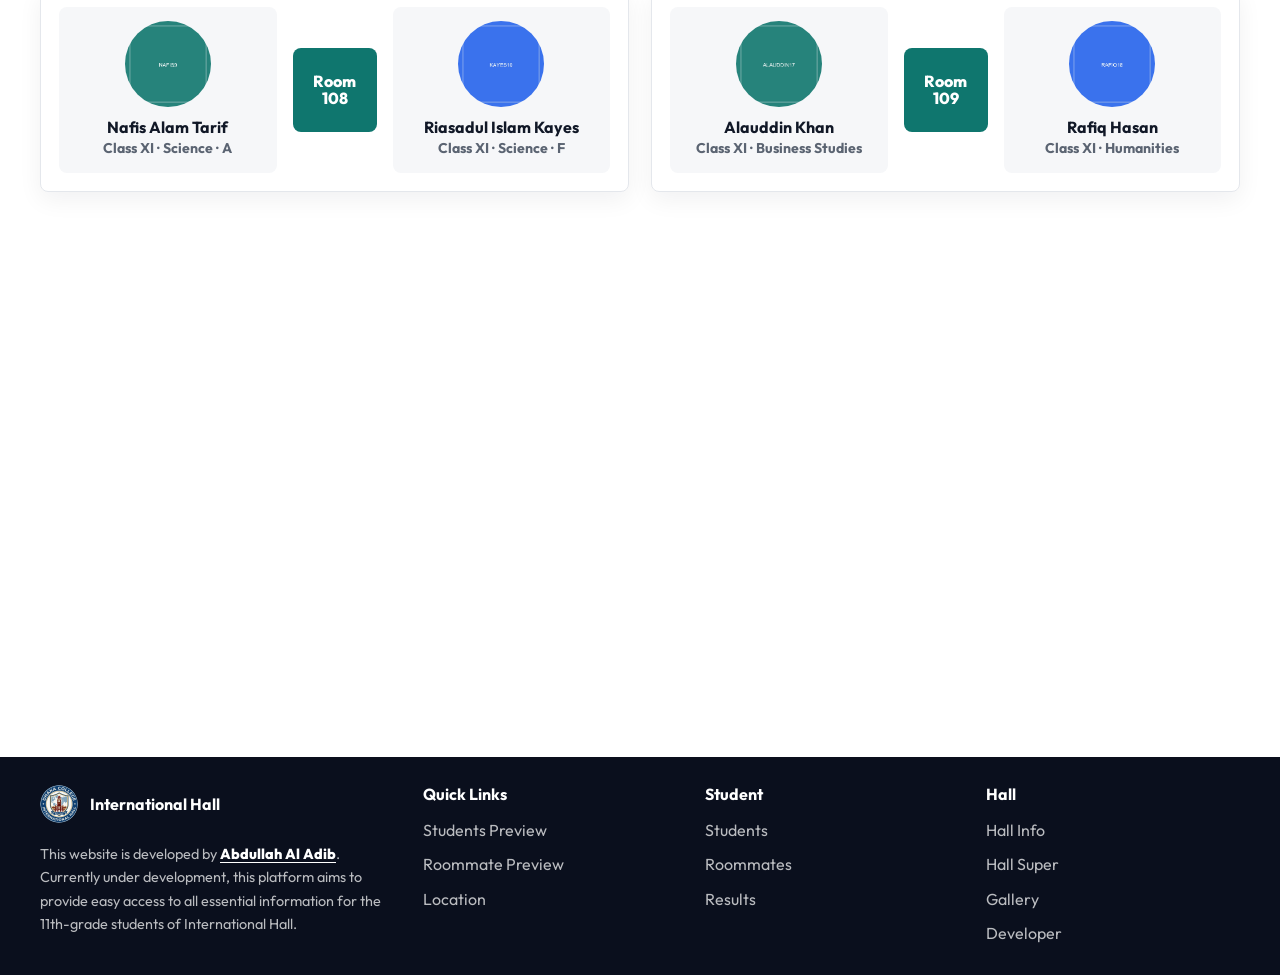
<file: roommates.html>
<!DOCTYPE html>
<html lang="en">
<head>
  <meta name="description" content="Dhaka College International Hall Website (DC Hall Website). Explore student directory, room details, roommates search, academic results, club directory, and official social pages. Searchable for adib dchall, hostel info, and international hall students.">
  <meta name="keywords" content="dhaka college international hall wbsite, dc hall website, adib dchall, international hall info, hostel, dhaka college hostel, dc hostel, dhaka college, adib">
  <link rel="icon" href="images/favicon.png" type="image/png" sizes="192x192">
  <link rel="icon" href="images/favicon.png" type="image/png" sizes="96x96">
  <link rel="icon" href="images/favicon.png" type="image/png" sizes="48x48">
  <link rel="icon" href="images/favicon.png" type="image/png" sizes="32x32">
  <link rel="icon" href="images/favicon.png" type="image/png" sizes="16x16">
  <link rel="shortcut icon" href="images/favicon.png" type="image/png">
  <link rel="apple-touch-icon" href="images/favicon.png" sizes="180x180">
  <meta charset="UTF-8">
  <meta name="viewport" content="width=device-width, initial-scale=1.0">
  <title>DC Hostel | Roommates | Dhaka College International Hall | DC Hall Website</title>
  <script>
    (function () {
      try {
        if (localStorage.getItem("dc-hostel-theme") === "dark") {
          document.documentElement.classList.add("dark");
          document.documentElement.dataset.theme = "dark";
        }
      } catch (error) {}
    })();
  </script>
  <link rel="preconnect" href="https://fonts.googleapis.com">
  <link rel="preconnect" href="https://fonts.gstatic.com" crossorigin>
  <link href="https://fonts.googleapis.com/css2?family=Hind+Siliguri:wght@400;500;600;700;800&family=Noto+Serif+Bengali:wght@400;500;600;700&family=Outfit:wght@200;300;400;500;600;700;800&display=swap" rel="stylesheet">
  <link href="https://unpkg.com/aos@2.3.4/dist/aos.css" rel="stylesheet">
  <link rel="stylesheet" href="css/style.css">
</head>
<body data-page="roommates">
  <header class="navbar" id="navbar">
    <div class="container nav-inner">
      <a class="logo" href="index.html" aria-label="DC Hostel home">
        <img class="logo-img" src="images/logo.png" alt="International Hall logo" loading="lazy">
        <span data-i18n="nav.logo">International Hall</span>
      </a>
      <nav class="nav-links" aria-label="Primary navigation">
        <a href="index.html" data-i18n="nav.home">Home</a>
        <a href="students.html" data-i18n="nav.students">Students</a>
        <a href="roommates.html" class="active" data-i18n="nav.roommates">Roommates</a>
        <a href="results.html" data-i18n="nav.results">Results</a>
        <a href="hostel.html" data-i18n="nav.hostel">Hostel Info</a>
      </nav>
      <div class="nav-actions">
        <div class="language-switch" aria-label="Language selector">
          <button type="button" data-lang-option="en">English</button>
          <button type="button" data-lang-option="bn">বাংলা</button>
        </div>
        <a href="profile.html" class="profile-toggle" id="profileBtn" aria-label="Profile Status / Login">
          <svg viewBox="0 0 24 24" width="20" height="20" fill="currentColor">
            <path d="M12 12c2.21 0 4-1.79 4-4s-1.79-4-4-4-4 1.79-4 4 1.79 4 4 4zm0 2c-2.67 0-8 1.34-8 4v2h16v-2c0-2.66-5.33-4-8-4z"/>
          </svg>
        </a>
        <button class="theme-toggle" id="toggle" type="button" aria-label="Toggle dark mode">
          <span aria-hidden="true">&#9789;</span>
        </button>
      </div>
    </div>
  </header>

  <main class="page-main">
    <section class="page-hero roommates-hero compact">
      <div class="container" data-aos="fade-up">
        <p class="eyebrow" data-i18n="common.rooms">Rooms</p>
        <h1 data-i18n="roommates.title">Roommate Assignments</h1>
        <p data-i18n="roommates.subtitle">Room-based student pairs with quick profile access.</p>
      </div>
    </section>

    <section class="section">
      <div class="container">
        <div class="filter-panel" data-aos="fade-up">
          <label>
            <span data-i18n="filters.class">Class</span>
            <select id="filterClass">
              <option value="" data-i18n="filters.allClasses">All Classes</option>
              <option value="11" data-i18n="studentClass.11">Class XI</option>
              <option value="12" data-i18n="studentClass.12">Class XII</option>
            </select>
          </label>
          <label>
            <span data-i18n="filters.group">Group</span>
            <select id="filterGroup">
              <option value="" data-i18n="filters.allGroups">All Groups</option>
              <option value="science" data-i18n="groups.science">Science</option>
              <option value="commerce" data-i18n="groups.commerce">Business Studies</option>
              <option value="arts" data-i18n="groups.arts">Humanities</option>
            </select>
          </label>
          <label>
            <span data-i18n="filters.section">Section</span>
            <select id="filterSection">
              <option value="" data-i18n="filters.allSections">All Sections</option>
              <option value="A">A</option>
              <option value="B">B</option>
              <option value="C">C</option>
              <option value="D">D</option>
              <option value="E">E</option>
            </select>
          </label>
          <label>
            <span data-i18n="filters.blood">Blood Group</span>
            <select id="filterBlood">
              <option value="" data-i18n="filters.allBlood">All Blood Groups</option>
              <option value="A+">A+</option>
              <option value="A-">A-</option>
              <option value="B+">B+</option>
              <option value="B-">B-</option>
              <option value="O+">O+</option>
              <option value="O-">O-</option>
              <option value="AB+">AB+</option>
              <option value="AB-">AB-</option>
            </select>
          </label>
        </div>
        <div class="search-wrap" data-aos="fade-up">
          <label for="roommateSearch" class="sr-only" data-i18n="common.searchStudents">Search students</label>
          <input id="roommateSearch" class="search-input" type="search" placeholder="Search by name, room, roll, blood group or address" data-i18n-placeholder="common.searchPlaceholderFull">
        </div>
        <div class="roommate-grid wide" id="roommateGrid"></div>
      </div>
    </section>
  </main>

  <footer class="footer">
    <div class="container footer-inner"></div>
  </footer>

  <div class="modal" id="studentModal" aria-hidden="true" role="dialog" aria-modal="true" aria-labelledby="modalName">
    <div class="modal-backdrop" data-close-modal></div>
    <article class="modal-panel">
      <button class="modal-close" type="button" aria-label="Close student profile" data-close-modal>&times;</button>
      <div id="modalContent"></div>
    </article>
  </div>

  <script src="https://identity.netlify.com/v1/netlify-identity-widget.js"></script>
  <script src="js/netlify-identity.js"></script>
  <script src="https://unpkg.com/aos@2.3.4/dist/aos.js"></script>
  <script src="js/app.js"></script>
</body>
</html>
</file>
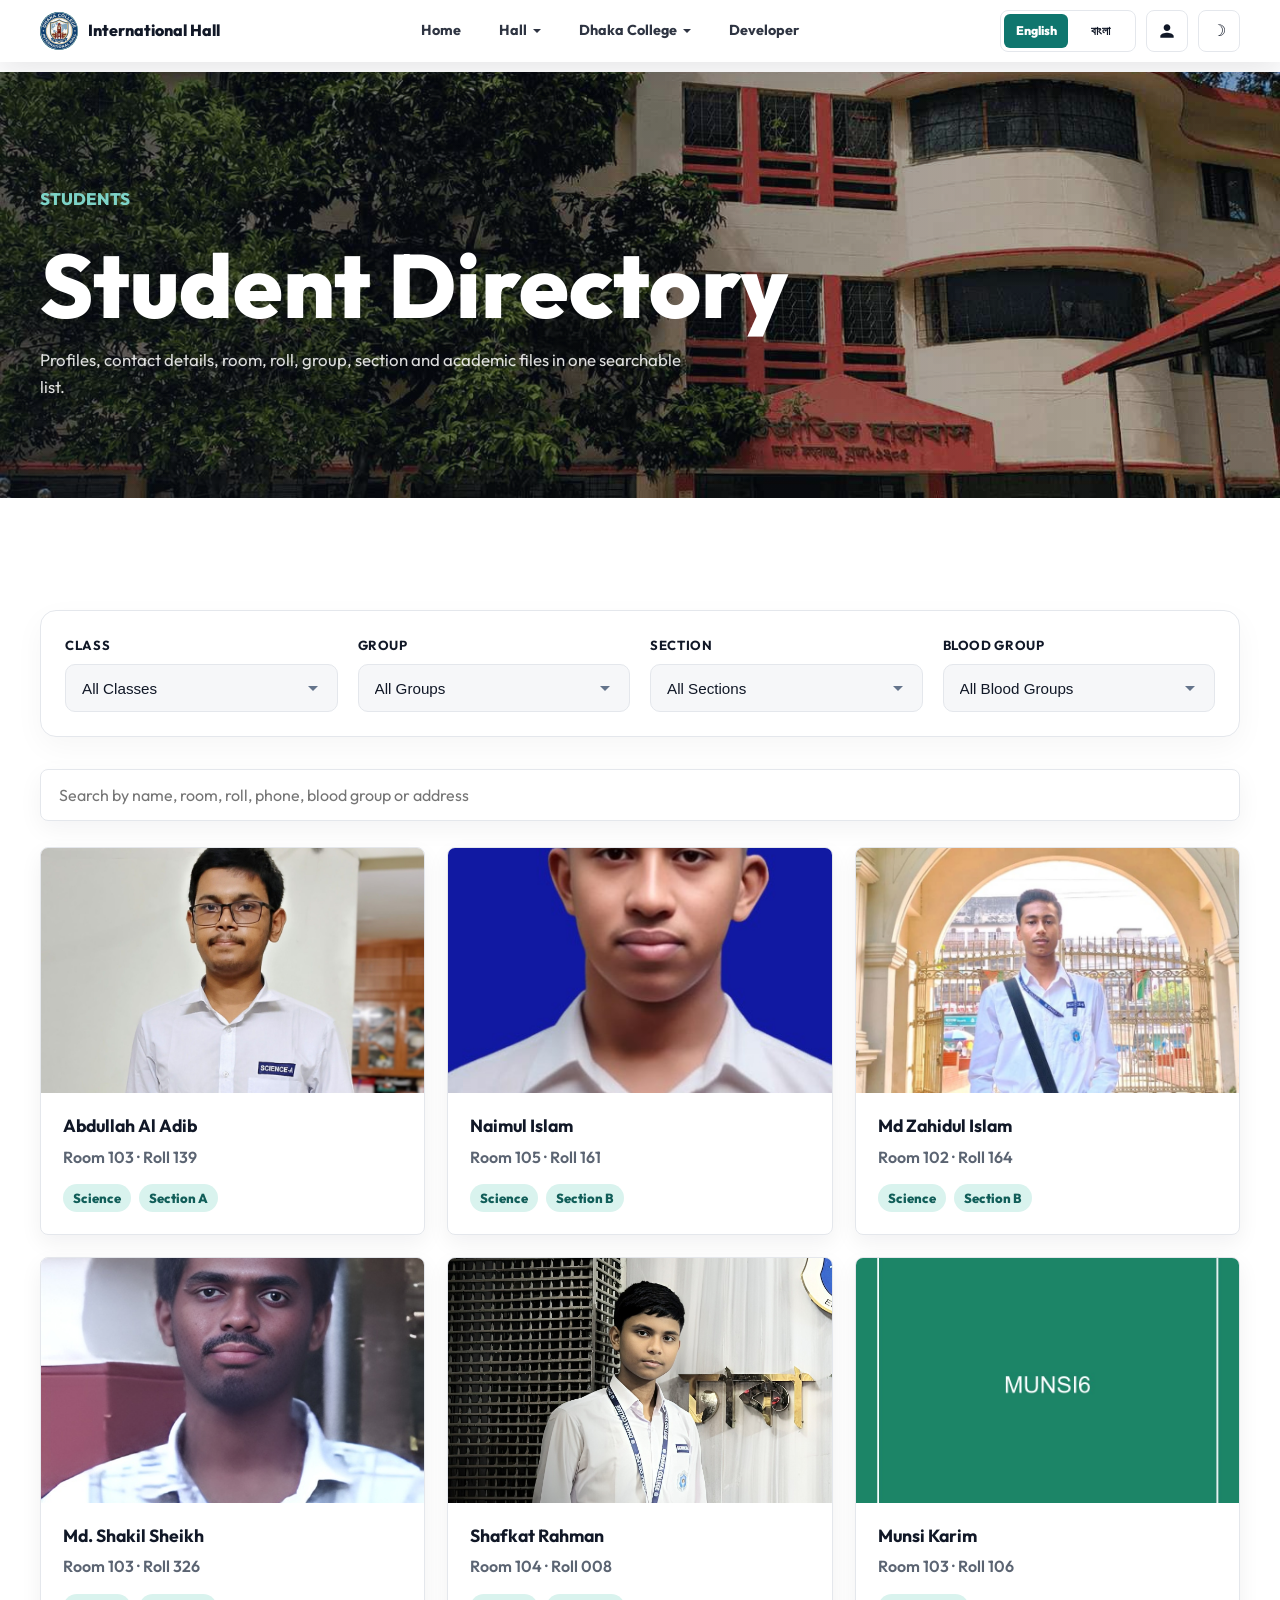
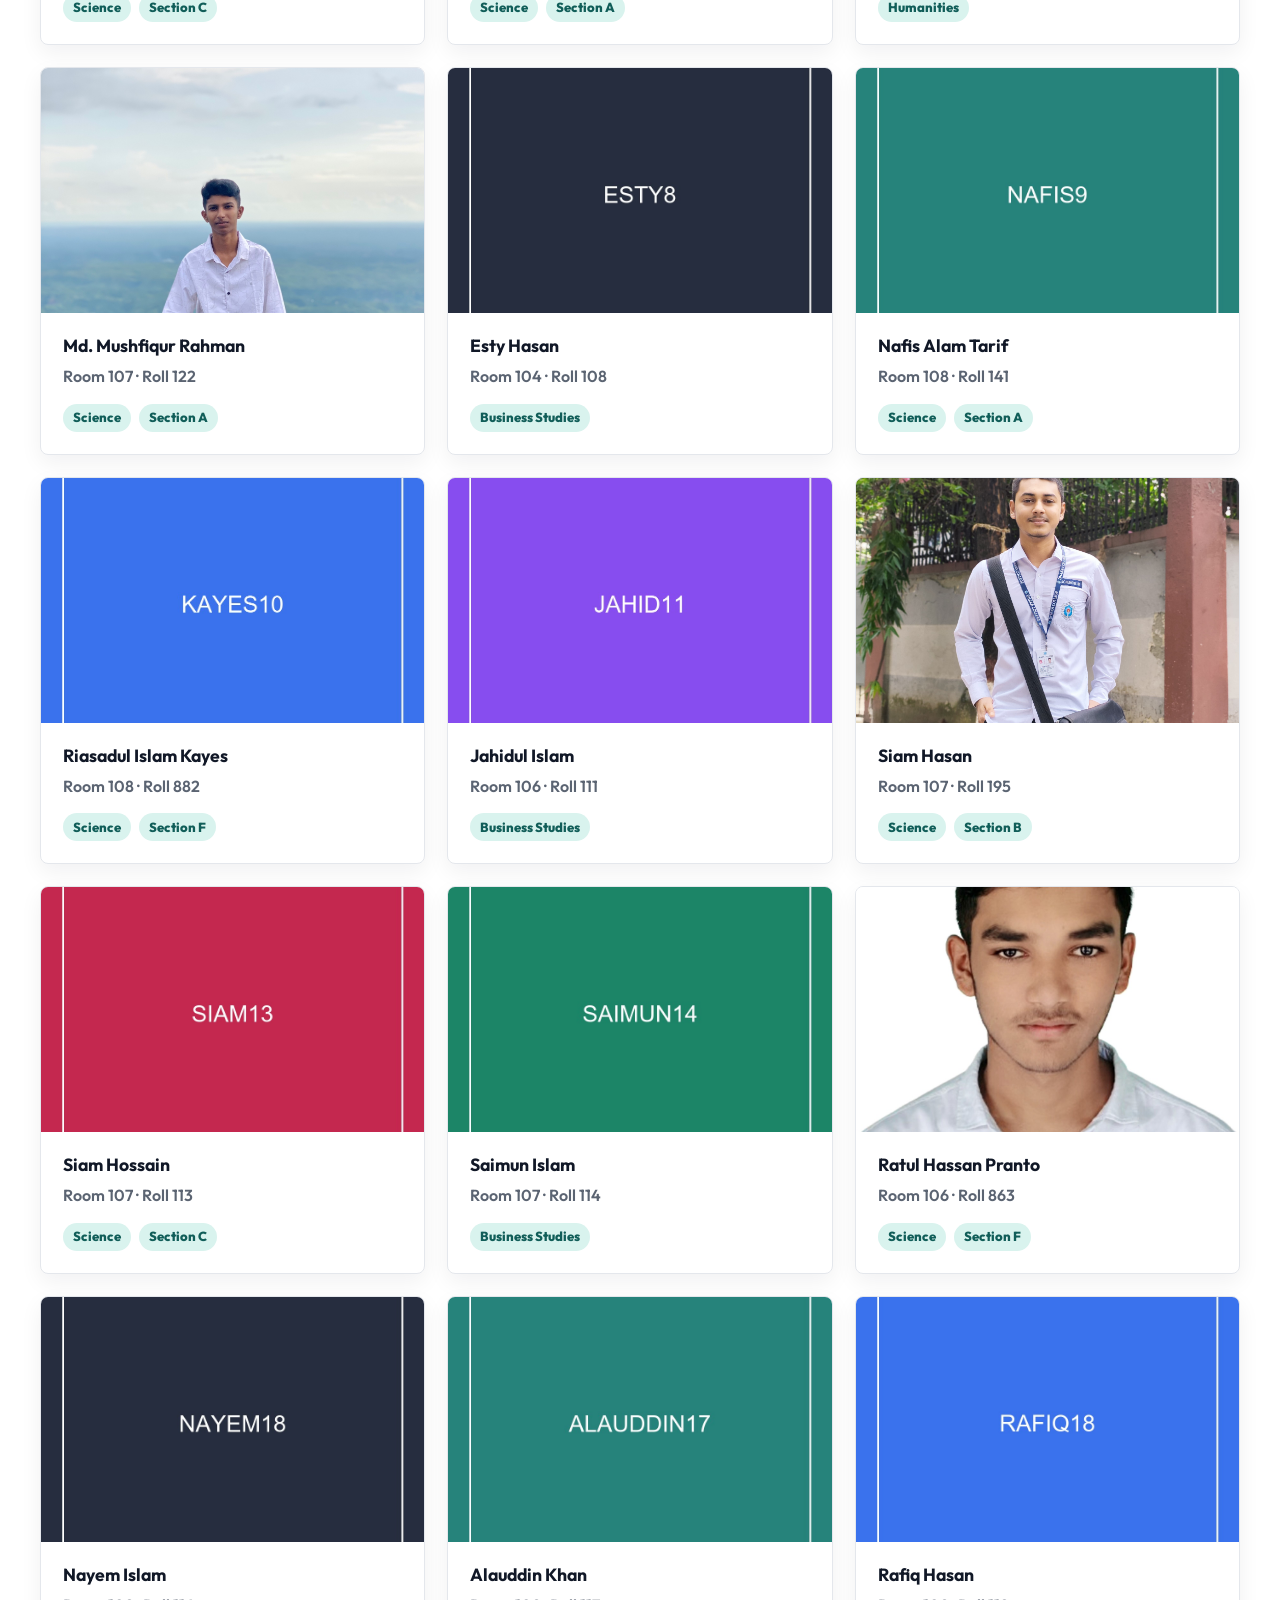
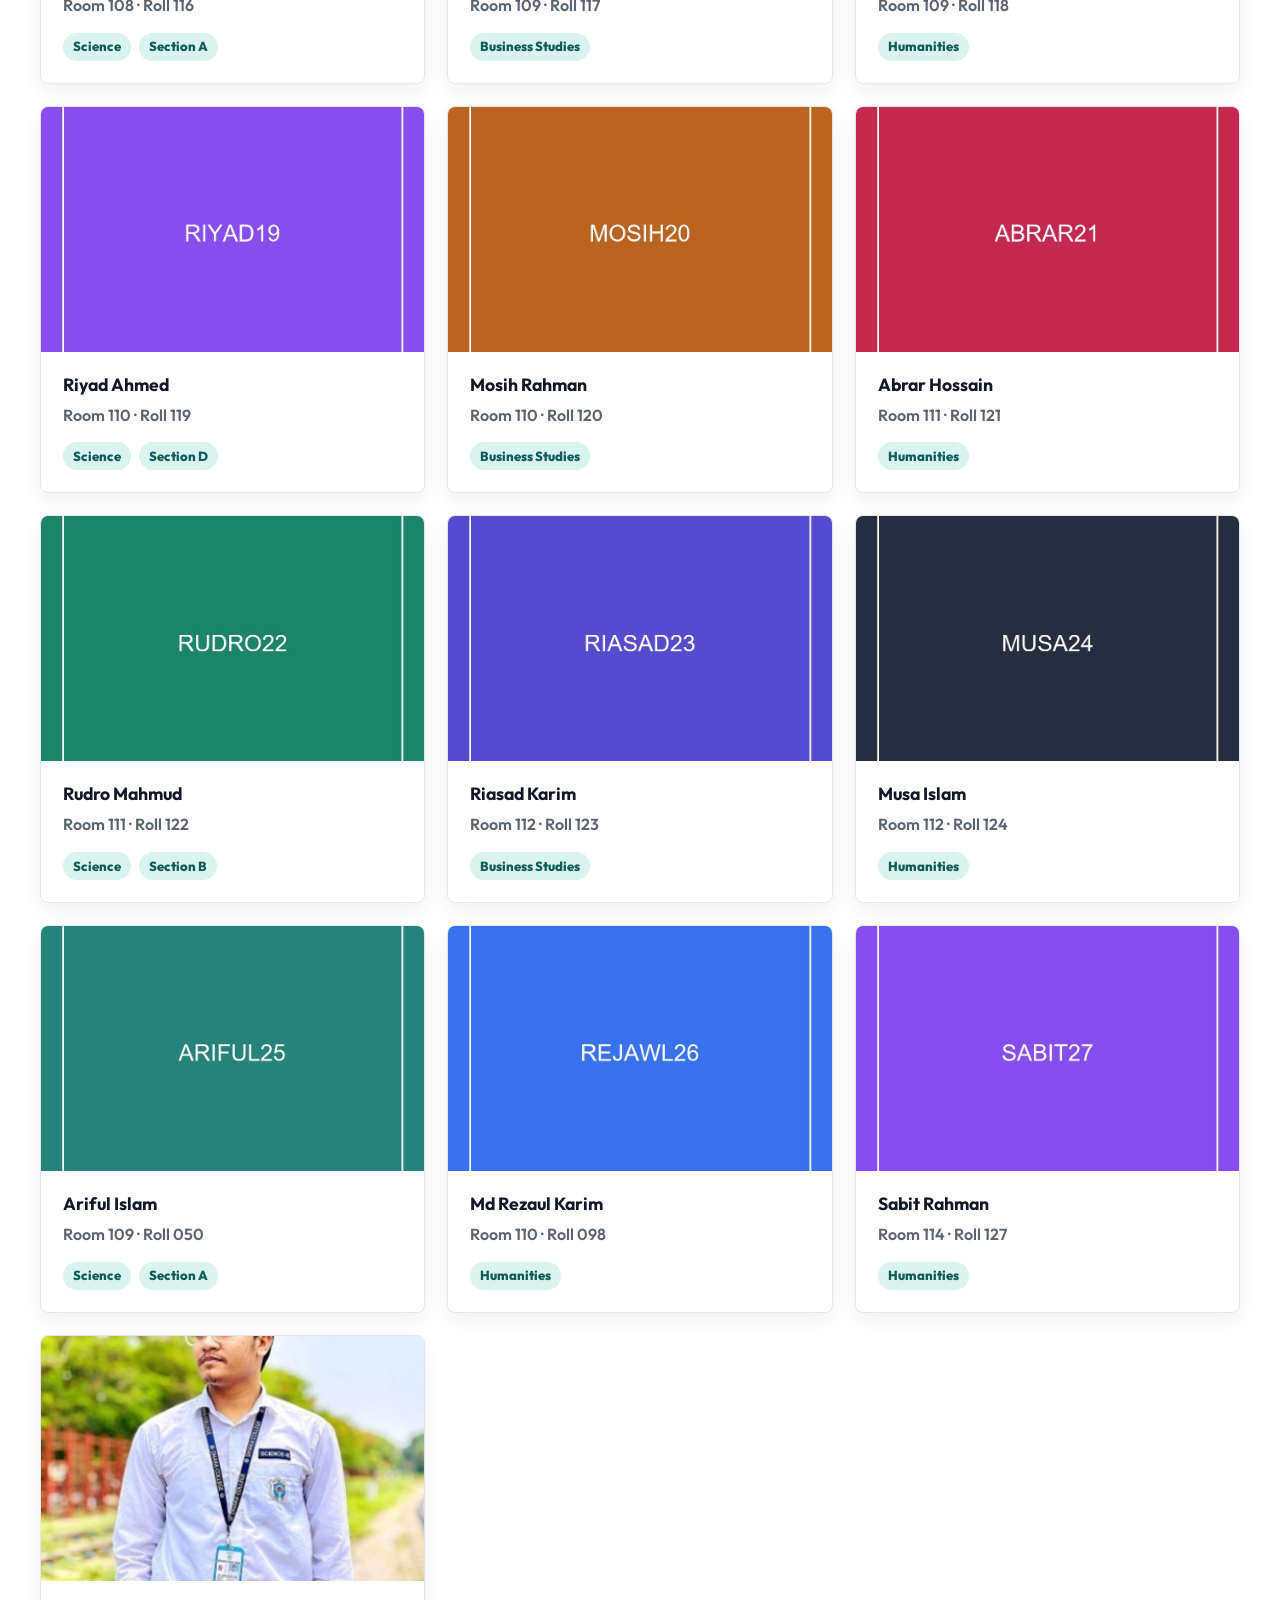
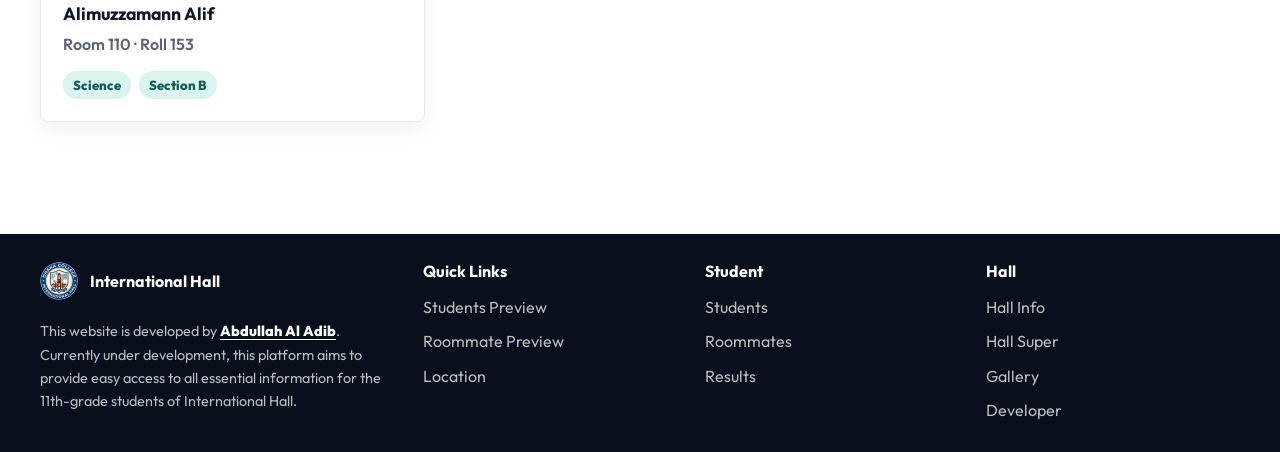
<file: students.html>
<!DOCTYPE html>
<html lang="en">
<head>
  <meta name="description" content="Dhaka College International Hall Website (DC Hall Website). Explore student directory, room details, roommates search, academic results, club directory, and official social pages. Searchable for adib dchall, hostel info, and international hall students.">
  <meta name="keywords" content="dhaka college international hall wbsite, dc hall website, adib dchall, international hall info, hostel, dhaka college hostel, dc hostel, dhaka college, adib">
  <link rel="icon" href="images/favicon.png" type="image/png" sizes="192x192">
  <link rel="icon" href="images/favicon.png" type="image/png" sizes="96x96">
  <link rel="icon" href="images/favicon.png" type="image/png" sizes="48x48">
  <link rel="icon" href="images/favicon.png" type="image/png" sizes="32x32">
  <link rel="icon" href="images/favicon.png" type="image/png" sizes="16x16">
  <link rel="shortcut icon" href="images/favicon.png" type="image/png">
  <link rel="apple-touch-icon" href="images/favicon.png" sizes="180x180">
  <meta charset="UTF-8">
  <meta name="viewport" content="width=device-width, initial-scale=1.0">
  <title>DC Hostel | Students | Dhaka College International Hall | DC Hall Website</title>
  <script>
    (function () {
      try {
        if (localStorage.getItem("dc-hostel-theme") === "dark") {
          document.documentElement.classList.add("dark");
          document.documentElement.dataset.theme = "dark";
        }
      } catch (error) {}
    })();
  </script>
  <link rel="preconnect" href="https://fonts.googleapis.com">
  <link rel="preconnect" href="https://fonts.gstatic.com" crossorigin>
  <link href="https://fonts.googleapis.com/css2?family=Hind+Siliguri:wght@400;500;600;700;800&family=Noto+Serif+Bengali:wght@400;500;600;700&family=Outfit:wght@200;300;400;500;600;700;800&display=swap" rel="stylesheet">
  <link href="https://unpkg.com/aos@2.3.4/dist/aos.css" rel="stylesheet">
  <link rel="stylesheet" href="css/style.css">
</head>
<body data-page="students">
  <header class="navbar" id="navbar">
    <div class="container nav-inner">
      <a class="logo" href="index.html" aria-label="DC Hostel home">
        <img class="logo-img" src="images/logo.png" alt="International Hall logo" loading="lazy">
        <span data-i18n="nav.logo">International Hall</span>
      </a>
      <nav class="nav-links" aria-label="Primary navigation">
        <a href="index.html" data-i18n="nav.home">Home</a>
        <a href="students.html" class="active" data-i18n="nav.students">Students</a>
        <a href="roommates.html" data-i18n="nav.roommates">Roommates</a>
        <a href="results.html" data-i18n="nav.results">Results</a>
        <a href="hostel.html" data-i18n="nav.hostel">Hostel Info</a>
      </nav>
      <div class="nav-actions">
        <div class="language-switch" aria-label="Language selector">
          <button type="button" data-lang-option="en">English</button>
          <button type="button" data-lang-option="bn">বাংলা</button>
        </div>
        <a href="profile.html" class="profile-toggle" id="profileBtn" aria-label="Profile Status / Login">
          <svg viewBox="0 0 24 24" width="20" height="20" fill="currentColor">
            <path d="M12 12c2.21 0 4-1.79 4-4s-1.79-4-4-4-4 1.79-4 4 1.79 4 4 4zm0 2c-2.67 0-8 1.34-8 4v2h16v-2c0-2.66-5.33-4-8-4z"/>
          </svg>
        </a>
        <button class="theme-toggle" id="toggle" type="button" aria-label="Toggle dark mode">
          <span aria-hidden="true">&#9789;</span>
        </button>
      </div>
    </div>
  </header>

  <main class="page-main">
    <section class="page-hero compact">
      <div class="container" data-aos="fade-up">
        <p class="eyebrow" data-i18n="common.students">Students</p>
        <h1 data-i18n="students.title">Student Directory</h1>
        <p data-i18n="students.subtitle">Profiles, contact details, rooms, goals and academic summary in one searchable list.</p>
      </div>
    </section>

    <section class="section">
      <div class="container">
        <div class="filter-panel" data-aos="fade-up">
          <label>
            <span data-i18n="filters.class">Class</span>
            <select id="filterClass">
              <option value="" data-i18n="filters.allClasses">All Classes</option>
              <option value="11" data-i18n="studentClass.11">Class XI</option>
              <option value="12" data-i18n="studentClass.12">Class XII</option>
            </select>
          </label>
          <label>
            <span data-i18n="filters.group">Group</span>
            <select id="filterGroup">
              <option value="" data-i18n="filters.allGroups">All Groups</option>
              <option value="science" data-i18n="groups.science">Science</option>
              <option value="commerce" data-i18n="groups.commerce">Business Studies</option>
              <option value="arts" data-i18n="groups.arts">Humanities</option>
            </select>
          </label>
          <label>
            <span data-i18n="filters.section">Section</span>
            <select id="filterSection">
              <option value="" data-i18n="filters.allSections">All Sections</option>
              <option value="A">A</option>
              <option value="B">B</option>
              <option value="C">C</option>
              <option value="D">D</option>
              <option value="E">E</option>
              <option value="F">F</option>
            </select>
          </label>
          <label>
            <span data-i18n="filters.blood">Blood Group</span>
            <select id="filterBlood">
              <option value="" data-i18n="filters.allBlood">All Blood Groups</option>
              <option value="A+">A+</option>
              <option value="A-">A-</option>
              <option value="B+">B+</option>
              <option value="B-">B-</option>
              <option value="O+">O+</option>
              <option value="O-">O-</option>
              <option value="AB+">AB+</option>
              <option value="AB-">AB-</option>
            </select>
          </label>
        </div>
        <div class="search-wrap" data-aos="fade-up">
          <label for="studentSearch" class="sr-only" data-i18n="common.searchStudents">Search students</label>
          <input id="studentSearch" class="search-input" type="search" placeholder="Search by name, room, phone, blood group or address" data-i18n-placeholder="common.searchPlaceholderFull">
        </div>
        <div class="student-grid" id="studentGrid"></div>
      </div>
    </section>
  </main>

  <footer class="footer">
    <div class="container footer-inner"></div>
  </footer>

  <div class="modal" id="studentModal" aria-hidden="true" role="dialog" aria-modal="true" aria-labelledby="modalName">
    <div class="modal-backdrop" data-close-modal></div>
    <article class="modal-panel">
      <button class="modal-close" type="button" aria-label="Close student profile" data-close-modal>&times;</button>
      <div id="modalContent"></div>
    </article>
  </div>

  <script src="https://identity.netlify.com/v1/netlify-identity-widget.js"></script>
  <script src="js/netlify-identity.js"></script>
  <script src="https://unpkg.com/aos@2.3.4/dist/aos.js"></script>
  <script src="js/app.js"></script>
</body>
</html>
</file>
<file: css/style.css>
:root {
  --bg: #ffffff;
  --text: #111827;
  --muted: #5b6472;
  --surface: #f6f7f9;
  --surface-strong: #ffffff;
  --border: #e4e7ec;
  --accent: #0f766e;
  --accent-strong: #115e59;
  --accent-soft: #d9f3ee;
  --warm: #b45309;
  --shadow: 0 16px 38px rgba(17, 24, 39, 0.12);
  --nav-bg: rgba(255, 255, 255, 0.9);
  --overlay: rgba(8, 13, 24, 0.6);
  color-scheme: light;
}

.dark {
  --bg: #0f172a;
  --text: #f1f5f9;
  --muted: #cbd5e1;
  --surface: #111c31;
  --surface-strong: #172033;
  --border: rgba(226, 232, 240, 0.14);
  --accent: #2dd4bf;
  --accent-strong: #5eead4;
  --accent-soft: rgba(45, 212, 191, 0.15);
  --warm: #f59e0b;
  --shadow: 0 18px 44px rgba(0, 0, 0, 0.34);
  --nav-bg: rgba(15, 23, 42, 0.9);
  --overlay: rgba(5, 10, 18, 0.7);
  color-scheme: dark;
}

* {
  box-sizing: border-box;
}

html {
  background: var(--bg);
  scroll-behavior: smooth;
  overflow-x: hidden;
}

body {
  margin: 0;
  background: var(--bg);
  color: var(--text);
  font-family: "Outfit", "Inter", Arial, sans-serif;
  line-height: 1.6;
  overflow-x: hidden;
  transition: background 0.25s ease, color 0.25s ease;
}

body[data-lang="bn"] {
  font-family: "Hind Siliguri", sans-serif;
}

img {
  display: block;
  width: 100%;
}

a {
  color: inherit;
  text-decoration: none;
}

button,
input {
  font: inherit;
}

.container {
  width: min(100% - 32px, 1200px);
  margin-inline: auto;
}

.sr-only {
  position: absolute;
  width: 1px;
  height: 1px;
  padding: 0;
  margin: -1px;
  overflow: hidden;
  clip: rect(0, 0, 0, 0);
  white-space: nowrap;
  border: 0;
}

.navbar {
  position: fixed;
  inset: 0 0 auto 0;
  z-index: 50;
  padding: 18px 0;
  transition: background 0.25s ease, box-shadow 0.25s ease, padding 0.25s ease;
}

.navbar.scrolled {
  background: var(--nav-bg);
  box-shadow: 0 10px 30px rgba(15, 23, 42, 0.12);
  backdrop-filter: blur(14px);
  padding: 10px 0;
}

body:not([data-page="home"]) .navbar {
  background: var(--nav-bg);
  box-shadow: 0 10px 30px rgba(15, 23, 42, 0.1);
  backdrop-filter: blur(14px);
  padding: 10px 0;
}

.nav-inner {
  display: flex;
  align-items: center;
  justify-content: space-between;
  gap: 18px;
}

.logo {
  display: inline-flex;
  align-items: center;
  gap: 10px;
  font-weight: 800;
  color: #ffffff;
}

.navbar.scrolled .logo,
.page-main + .footer ~ .logo {
  color: var(--text);
}

body:not([data-page="home"]) .logo,
body:not([data-page="home"]) .nav-links a {
  color: var(--text);
}

.logo-img {
  display: block;
  width: 38px;
  height: 38px;
  border-radius: 50%;
  object-fit: cover;
  background: var(--accent);
}

.nav-links {
  display: flex;
  align-items: center;
  gap: clamp(8px, 1.4vw, 18px);
}

.nav-links a {
  position: relative;
  display: inline-flex;
  min-height: 38px;
  align-items: center;
  padding: 0 10px;
  border-radius: 8px;
  color: #ffffff;
  font-size: 0.9rem;
  font-weight: 700;
  opacity: 0.88;
  transition: color 0.2s ease, opacity 0.2s ease, background 0.2s ease, transform 0.18s ease, box-shadow 0.2s ease;
}

.nav-links > a::after {
  position: absolute;
  left: 12px;
  right: 12px;
  bottom: 5px;
  height: 2px;
  border-radius: 999px;
  background: currentColor;
  content: "";
  opacity: 0;
  transform: scaleX(0.35);
  transform-origin: center;
  transition: opacity 0.2s ease, transform 0.2s ease;
}

.navbar.scrolled .nav-links a {
  color: var(--text);
}

.nav-links a:hover,
.nav-links a:focus-visible,
.nav-links a.active {
  color: var(--accent);
  opacity: 1;
}

.nav-links > a:hover,
.nav-links > a:focus-visible,
.nav-links > a.active {
  background: rgba(255, 255, 255, 0.14);
  transform: translateY(-1px);
}

body:not([data-page="home"]) .nav-links > a:hover,
body:not([data-page="home"]) .nav-links > a:focus-visible,
body:not([data-page="home"]) .nav-links > a.active,
.navbar.scrolled .nav-links > a:hover,
.navbar.scrolled .nav-links > a:focus-visible,
.navbar.scrolled .nav-links > a.active {
  background: var(--accent-soft);
}

.nav-links > a:hover::after,
.nav-links > a:focus-visible::after,
.nav-links > a.active::after {
  opacity: 1;
  transform: scaleX(1);
}

.nav-links > a:active,
.more-menu-toggle:active,
.more-menu-panel a:active {
  transform: translateY(1px) scale(0.98);
}

.more-menu {
  position: relative;
  display: inline-block;
}

.more-menu[hidden] {
  display: none !important;
}

.nav-links a.is-overflow {
  display: none !important;
}

.more-menu-toggle {
  min-height: 38px;
  padding: 0 14px;
  border: 1px solid rgba(255, 255, 255, 0.35);
  border-radius: 8px;
  background: rgba(255, 255, 255, 0.12);
  color: #ffffff;
  cursor: pointer;
  font-weight: 800;
  transition: background 0.2s ease, color 0.2s ease, transform 0.18s ease, box-shadow 0.2s ease;
}

.more-menu-toggle:hover,
.more-menu-toggle:focus-visible,
.more-menu.open .more-menu-toggle {
  background: var(--accent);
  color: #ffffff;
  transform: translateY(-1px);
  box-shadow: 0 8px 18px rgba(15, 118, 110, 0.22);
}

body:not([data-page="home"]) .more-menu-toggle,
.navbar.scrolled .more-menu-toggle {
  border-color: var(--border);
  background: var(--surface-strong);
  color: var(--text);
}

.more-menu-panel {
  position: absolute;
  top: calc(100% + 10px);
  right: 0;
  z-index: 60;
  display: none;
  min-width: 190px;
  padding: 10px;
  border: 1px solid var(--border);
  border-radius: 8px;
  background: var(--surface-strong);
  box-shadow: var(--shadow);
  transform: translateY(-6px) scale(0.98);
  transform-origin: top right;
  opacity: 0;
  transition: opacity 0.18s ease, transform 0.18s ease;
}

.more-menu.open .more-menu-panel {
  display: grid;
  gap: 4px;
  opacity: 1;
  transform: translateY(0) scale(1);
}

.more-menu-panel a {
  display: block;
  padding: 9px 10px;
  border-radius: 6px;
  color: var(--text);
  transition: background 0.18s ease, color 0.18s ease, transform 0.18s ease;
}

.more-menu-panel a[hidden] {
  display: none;
}

.more-menu-panel a:hover,
.more-menu-panel a:focus-visible,
.more-menu-panel a.active {
  background: var(--accent-soft);
  color: var(--accent-strong);
  transform: translateX(3px);
}

.nav-actions {
  display: inline-flex;
  align-items: center;
  gap: 10px;
}

.language-switch {
  display: inline-grid;
  grid-template-columns: repeat(2, 64px);
  height: 42px;
  padding: 3px;
  border: 1px solid rgba(255, 255, 255, 0.45);
  border-radius: 8px;
  background: rgba(255, 255, 255, 0.14);
}

.language-switch button {
  border: 0;
  border-radius: 6px;
  background: transparent;
  color: #ffffff;
  cursor: pointer;
  font-size: 0.78rem;
  font-weight: 800;
  transition: background 0.2s ease, color 0.2s ease;
}

.language-switch button.active {
  background: var(--accent);
  color: #ffffff;
}

body:not([data-page="home"]) .language-switch,
.navbar.scrolled .language-switch {
  background: var(--surface-strong);
  border-color: var(--border);
}

body:not([data-page="home"]) .language-switch button,
.navbar.scrolled .language-switch button {
  color: var(--text);
}

body:not([data-page="home"]) .language-switch button.active,
.navbar.scrolled .language-switch button.active {
  color: #ffffff;
}

.theme-toggle {
  display: grid;
  width: 42px;
  height: 42px;
  place-items: center;
  border: 1px solid rgba(255, 255, 255, 0.45);
  border-radius: 8px;
  background: rgba(255, 255, 255, 0.14);
  color: #ffffff;
  cursor: pointer;
  transition: transform 0.2s ease, background 0.2s ease, color 0.2s ease, border 0.2s ease;
}

body:not([data-page="home"]) .theme-toggle,
.navbar.scrolled .theme-toggle {
  background: var(--surface-strong);
  color: var(--text);
  border-color: var(--border);
}

.theme-toggle:hover {
  transform: translateY(-2px);
  background: var(--accent);
  color: #ffffff;
}

.hero {
  position: relative;
  min-height: 78vh;
  display: flex;
  align-items: center;
  overflow: hidden;
  background: url("../images/hostel-hero.jpg") center / cover no-repeat;
}

.hero-overlay {
  position: absolute;
  inset: 0;
  background: linear-gradient(90deg, var(--overlay), rgba(8, 13, 24, 0.25));
}

.hero-content {
  position: relative;
  z-index: 1;
  max-width: 760px;
  padding-top: 78px;
  color: #ffffff;
}

.hero h1,
.page-hero h1 {
  margin: 0;
  font-family: "Soin Sans Pro", "Outfit", Arial, sans-serif;
  font-size: clamp(2.5rem, 7vw, 5.6rem);
  line-height: 0.98;
  font-weight: 800;
}

body[data-lang="bn"] .hero h1,
body[data-lang="bn"] .page-hero h1,
body[data-lang="bn"] h2,
body[data-lang="bn"] h3 {
  font-family: "Hind Siliguri", sans-serif;
}

.hero-subtitle {
  max-width: 560px;
  margin: 22px 0 32px;
  color: rgba(255, 255, 255, 0.88);
  font-size: clamp(1.02rem, 2vw, 1.25rem);
}

.rotating-line {
  min-height: 2.8em;
  transition: opacity 0.35s ease, transform 0.35s ease;
}

.rotating-line.phrase-in {
  opacity: 1;
  transform: translateY(0);
}

.eyebrow {
  margin: 0 0 12px;
  color: var(--accent);
  font-size: 0.78rem;
  font-weight: 800;
  letter-spacing: 0;
  text-transform: uppercase;
}

.hero .eyebrow,
.page-hero .eyebrow {
  color: #7dd3c7;
}

.btn {
  display: inline-flex;
  align-items: center;
  justify-content: center;
  min-height: 46px;
  padding: 0 20px;
  border: 1px solid transparent;
  border-radius: 8px;
  font-weight: 800;
  cursor: pointer;
  transition: transform 0.2s ease, box-shadow 0.2s ease, background 0.2s ease, color 0.2s ease;
}

.btn:hover {
  transform: scale(1.04);
  box-shadow: var(--shadow);
}

.btn.primary {
  background: var(--accent);
  color: #ffffff;
}

.hero .btn.primary {
  margin-top: -8px;
}

.btn.secondary {
  color: var(--accent-strong);
  background: var(--accent-soft);
  border-color: rgba(15, 118, 110, 0.18);
}

.section {
  padding: clamp(70px, 9vw, 112px) 0;
}

.section.tinted {
  background: var(--surface);
}

.section-head {
  display: flex;
  align-items: end;
  justify-content: space-between;
  gap: 24px;
  margin-bottom: 28px;
}

h2 {
  margin: 0;
  font-family: "Soin Sans Pro", "Outfit", Arial, sans-serif;
  font-size: clamp(1.8rem, 4vw, 3.2rem);
  line-height: 1.06;
  font-weight: 800;
}

h3 {
  margin: 0 0 8px;
  font-family: "Soin Sans Pro", "Outfit", Arial, sans-serif;
  font-size: 1.1rem;
  line-height: 1.2;
}

.lead,
.location-copy,
.page-hero p {
  margin: 18px 0 28px;
  color: var(--muted);
  font-size: 1.05rem;
}

.student-grid {
  display: grid;
  grid-template-columns: repeat(3, minmax(0, 1fr));
  gap: 22px;
}

.student-card {
  min-width: 0;
  padding: 0;
  border: 1px solid var(--border);
  border-radius: 8px;
  background: var(--surface-strong);
  color: var(--text);
  overflow: hidden;
  text-align: left;
  cursor: pointer;
  box-shadow: 0 8px 22px rgba(15, 23, 42, 0.06);
  transition: transform 0.2s ease, box-shadow 0.2s ease, border-color 0.2s ease;
}

.student-card:hover {
  transform: scale(1.03);
  box-shadow: var(--shadow);
  border-color: rgba(15, 118, 110, 0.36);
}

.student-card img {
  height: 245px;
  object-fit: cover;
  background: var(--surface);
}

.student-body {
  display: block;
  padding: 22px;
}

.student-body p {
  margin: 4px 0 0;
  color: var(--muted);
  font-weight: 600;
}

.student-meta {
  display: flex;
  flex-wrap: wrap;
  gap: 8px;
  margin-top: 14px;
}

.student-lines {
  display: grid;
  gap: 3px;
  margin-top: 10px;
  color: var(--muted);
  font-weight: 700;
}

.profile a,
.developer-content a {
  color: var(--accent-strong);
  font-weight: 800;
}

.room-profile {
  display: grid;
  gap: 24px;
  padding: 30px;
}

.room-photo-grid {
  display: grid;
  grid-template-columns: repeat(3, minmax(0, 1fr));
  gap: 12px;
}

.room-photo-grid img {
  height: 180px;
  border-radius: 8px;
  object-fit: cover;
}

.room-info-grid {
  grid-template-columns: repeat(3, minmax(0, 1fr));
}

.filter-panel {
  display: grid;
  grid-template-columns: repeat(auto-fit, minmax(200px, 1fr));
  gap: 20px;
  margin-bottom: 32px;
  padding: 24px;
  border: 1px solid var(--border);
  border-radius: 16px;
  background: var(--surface-strong);
  box-shadow: 0 10px 30px rgba(0, 0, 0, 0.04);
  backdrop-filter: blur(10px);
  -webkit-backdrop-filter: blur(10px);
}

.filter-panel label {
  display: flex;
  flex-direction: column;
  gap: 8px;
  color: var(--text-muted);
  font-size: 0.82rem;
  font-weight: 700;
  text-transform: uppercase;
  letter-spacing: 0.05em;
}

.filter-panel select {
  min-width: 0;
  height: 48px;
  border: 1.5px solid var(--border);
  border-radius: 10px;
  background: var(--surface);
  color: var(--text-strong);
  padding: 0 16px;
  font-size: 0.95rem;
  font-weight: 500;
  outline: none;
  transition: border-color 0.2s, box-shadow 0.2s, background 0.2s;
  cursor: pointer;
  appearance: none;
  -webkit-appearance: none;
  -moz-appearance: none;
  background-image: url("data:image/svg+xml;utf8,<svg fill='%2364748b' height='24' viewBox='0 0 24 24' width='24' xmlns='http://www.w3.org/2000/svg'><path d='M7 10l5 5 5-5z'/><path d='M0 0h24v24H0z' fill='none'/></svg>");
  background-repeat: no-repeat;
  background-position: right 12px center;
  padding-right: 40px;
}

.filter-panel select:hover {
  border-color: var(--accent-soft);
  background-color: var(--surface-strong);
}

.filter-panel select:focus {
  border-color: var(--accent);
  box-shadow: 0 0 0 4px var(--accent-soft);
}

.pill {
  display: inline-flex;
  align-items: center;
  min-height: 28px;
  padding: 0 10px;
  border-radius: 999px;
  background: var(--accent-soft);
  color: var(--accent-strong);
  font-size: 0.82rem;
  font-weight: 800;
}

.search-wrap {
  margin: 0 0 26px;
}

.search-input {
  width: 100%;
  height: 52px;
  padding: 0 18px;
  border: 1px solid var(--border);
  border-radius: 8px;
  outline: none;
  background: var(--surface-strong);
  color: var(--text);
  box-shadow: 0 8px 24px rgba(15, 23, 42, 0.05);
  transition: border-color 0.2s ease, box-shadow 0.2s ease;
}

.search-input:focus {
  border-color: var(--accent);
  box-shadow: 0 0 0 4px rgba(15, 118, 110, 0.12);
}

.empty-state {
  grid-column: 1 / -1;
  padding: 30px;
  border: 1px dashed var(--border);
  border-radius: 8px;
  color: var(--muted);
  background: var(--surface-strong);
  text-align: center;
  font-weight: 700;
}

.roommate-grid {
  display: grid;
  gap: 22px;
}

.roommate-grid.wide {
  grid-template-columns: repeat(2, minmax(0, 1fr));
}

.room-pair {
  display: grid;
  grid-template-columns: minmax(0, 1fr) auto minmax(0, 1fr);
  align-items: center;
  gap: 16px;
  padding: 18px;
  border: 1px solid var(--border);
  border-radius: 8px;
  background: var(--surface-strong);
  box-shadow: 0 8px 24px rgba(15, 23, 42, 0.06);
}

.room-person {
  min-width: 0;
  border: 0;
  border-radius: 8px;
  background: var(--surface);
  color: var(--text);
  padding: 14px;
  text-align: center;
  cursor: pointer;
  transition: transform 0.2s ease, background 0.2s ease;
}

.room-person:hover {
  transform: translateY(-3px);
  background: var(--accent-soft);
}

.room-person img {
  width: 86px;
  height: 86px;
  margin: 0 auto 10px;
  border-radius: 50%;
  object-fit: cover;
}

.room-person strong {
  display: block;
  overflow-wrap: anywhere;
  line-height: 1.25;
}

.room-person span {
  display: block;
  color: var(--muted);
  font-size: 0.88rem;
  font-weight: 700;
}

.room-number {
  display: grid;
  width: 84px;
  min-height: 84px;
  place-items: center;
  border: 0;
  border-radius: 8px;
  background: var(--accent);
  color: #ffffff;
  font-weight: 800;
  line-height: 1.1;
  text-align: center;
  cursor: pointer;
  transition: transform 0.2s ease, box-shadow 0.2s ease;
}

.room-number:hover {
  transform: translateY(-3px);
  box-shadow: var(--shadow);
}

.split {
  display: grid;
  grid-template-columns: minmax(0, 0.95fr) minmax(0, 1.05fr);
  gap: clamp(30px, 6vw, 72px);
  align-items: center;
}

.info-grid {
  display: grid;
  grid-template-columns: 1fr;
  gap: 18px;
}

.info-grid.three {
  grid-template-columns: repeat(3, minmax(0, 1fr));
}

.info-box {
  padding: 24px;
  border: 1px solid var(--border);
  border-radius: 8px;
  background: var(--surface-strong);
  box-shadow: 0 8px 24px rgba(15, 23, 42, 0.05);
}

.info-box p {
  margin: 0;
  color: var(--muted);
}

.info-icon {
  display: inline-flex;
  align-items: center;
  justify-content: center;
  min-width: 38px;
  height: 30px;
  margin-bottom: 16px;
  border-radius: 8px;
  background: var(--accent-soft);
  color: var(--accent-strong);
  font-weight: 800;
}

.map-wrap {
  overflow: hidden;
  border: 1px solid var(--border);
  border-radius: 8px;
  background: var(--surface);
  box-shadow: var(--shadow);
}

.map-wrap iframe {
  display: block;
  width: 100%;
  min-height: 360px;
  border: 0;
}

.map-link-card {
  display: grid;
  min-height: 340px;
  align-content: center;
  justify-items: center;
  gap: 14px;
  padding: 28px;
  border: 1px solid var(--border);
  border-radius: 8px;
  background:
    linear-gradient(90deg, rgba(15, 118, 110, 0.92), rgba(17, 24, 39, 0.62)),
    url("../images/hostel-building.jpg") center / cover no-repeat;
  color: #ffffff;
  text-align: center;
  box-shadow: var(--shadow);
}

.map-link-card span {
  font-size: clamp(1.5rem, 4vw, 3rem);
  font-weight: 800;
}

.map-link-card strong {
  display: inline-flex;
  min-height: 44px;
  align-items: center;
  justify-content: center;
  padding: 0 18px;
  border-radius: 8px;
  background: #ffffff;
  color: var(--accent-strong);
}

.page-main {
  min-height: 70vh;
  padding-top: 72px;
}

.page-hero {
  position: relative;
  padding: 96px 0 70px;
  overflow: hidden;
  background: linear-gradient(90deg, rgba(5, 10, 18, 0.72), rgba(5, 10, 18, 0.38)), url("../images/hostel-hero.jpg") center / cover no-repeat;
  color: #ffffff;
}

.page-hero.compact h1 {
  max-width: 820px;
}

.page-hero p {
  max-width: 660px;
  color: rgba(255, 255, 255, 0.86);
}

.roommates-hero,
.results-hero,
.hostel-hero {
  background-image: linear-gradient(90deg, rgba(5, 10, 18, 0.72), rgba(5, 10, 18, 0.38)), url("../images/hostel-building.jpg");
}

.table-shell {
  overflow-x: auto;
  border: 1px solid var(--border);
  border-radius: 8px;
  background: var(--surface-strong);
  box-shadow: var(--shadow);
}

.result-table {
  width: 100%;
  min-width: 980px;
  border-collapse: collapse;
}

.result-table th,
.result-table td {
  padding: 18px;
  border-bottom: 1px solid var(--border);
  text-align: left;
}

.result-table th {
  background: var(--surface);
  font-size: 0.85rem;
  text-transform: uppercase;
  letter-spacing: 0;
}

.result-table tr:last-child td {
  border-bottom: 0;
}

.result-table button {
  border: 0;
  background: transparent;
  color: var(--accent-strong);
  font-weight: 800;
  cursor: pointer;
  padding: 0;
}

.table-pdf-link {
  display: inline-flex;
  min-height: 34px;
  align-items: center;
  justify-content: center;
  padding: 0 10px;
  border-radius: 8px;
  background: var(--accent-soft);
  color: var(--accent-strong);
  font-weight: 800;
  white-space: nowrap;
}

.hostel-photo {
  margin: 0;
  overflow: hidden;
  border-radius: 8px;
  box-shadow: var(--shadow);
}

.hostel-photo img {
  aspect-ratio: 4 / 3;
  object-fit: cover;
}

.nearby-list {
  display: flex;
  flex-wrap: wrap;
  gap: 10px;
  padding: 0;
  margin: 24px 0 0;
  list-style: none;
}

.nearby-list li {
  padding: 10px 14px;
  border-radius: 8px;
  background: var(--accent-soft);
  color: var(--accent-strong);
  font-weight: 800;
}

.footer {
  padding: 28px 0;
  background: #0a0f1d;
  color: rgba(255, 255, 255, 0.78);
}

.footer-inner {
  display: flex;
  justify-content: space-between;
  gap: 20px;
}

.footer p {
  margin: 0;
  font-size: 0.9rem;
}

.modal {
  position: fixed;
  inset: 0;
  z-index: 100;
  display: none;
  place-items: center;
  padding: 20px;
}

.modal.open {
  display: grid;
}

.modal-backdrop {
  position: absolute;
  inset: 0;
  background: rgba(6, 10, 18, 0.72);
  backdrop-filter: blur(8px);
}

.modal-panel {
  position: relative;
  width: min(100%, 820px);
  max-height: min(88vh, 860px);
  overflow: auto;
  border-radius: 8px;
  background: var(--surface-strong);
  color: var(--text);
  box-shadow: 0 30px 80px rgba(0, 0, 0, 0.35);
}

.modal-close {
  position: absolute;
  top: 14px;
  right: 14px;
  z-index: 1;
  width: 38px;
  height: 38px;
  border: 1px solid var(--border);
  border-radius: 8px;
  background: var(--surface-strong);
  color: var(--text);
  cursor: pointer;
  font-size: 1.5rem;
  line-height: 1;
}

.profile {
  display: grid;
  grid-template-columns: 260px minmax(0, 1fr);
  gap: 28px;
  padding: 30px;
}

.profile img {
  height: 320px;
  border-radius: 8px;
  object-fit: cover;
}

.profile h2 {
  margin-bottom: 4px;
  font-size: clamp(1.6rem, 4vw, 2.5rem);
}

.contact-actions {
  display: flex;
  flex-wrap: wrap;
  gap: 10px;
  margin: -10px 0 20px;
}

.contact-btn {
  display: inline-grid;
  width: 44px;
  height: 44px;
  place-items: center;
  border-radius: 8px;
  color: #ffffff;
  overflow: hidden;
  box-shadow: 0 8px 18px rgba(15, 23, 42, 0.14);
  transition: transform 0.18s ease, box-shadow 0.18s ease, filter 0.18s ease;
}

.contact-btn:hover,
.contact-btn:focus-visible {
  color: #ffffff;
  filter: brightness(1.04);
  transform: translateY(-2px);
  box-shadow: var(--shadow);
}

.contact-btn img {
  width: 100%;
  height: 100%;
  object-fit: contain;
}

.contact-btn.call {
  background: #0f766e;
}

.contact-btn.whatsapp {
  background: #25d366;
}

.contact-btn.email {
  background: #ea4335;
}

.contact-btn.facebook {
  background: #1877f2;
}

.contact-btn.messenger {
  background: #0084ff;
}

.contact-btn.missing-icon {
  opacity: 0.35;
  background: var(--surface);
}

.contact-btn.has-custom-img {
  background: transparent !important;
  box-shadow: none !important;
}

.profile-grid {
  display: grid;
  grid-template-columns: repeat(2, minmax(0, 1fr));
  gap: 12px;
  margin: 22px 0;
}

.profile-item {
  min-width: 0;
  padding: 12px;
  border-radius: 8px;
  background: var(--surface);
}

.profile-item > span {
  display: block;
  color: var(--muted);
  font-size: 0.78rem;
  font-weight: 800;
  text-transform: uppercase;
  letter-spacing: 0;
}

.profile-item strong {
  overflow-wrap: anywhere;
}

.result-list {
  display: grid;
  grid-template-columns: repeat(4, minmax(0, 1fr));
  gap: 10px;
  margin: 16px 0 22px;
}

.pdf-grid {
  display: grid;
  grid-template-columns: repeat(5, minmax(0, 1fr));
  gap: 10px;
  margin: 16px 0 22px;
}

.result-box {
  padding: 12px;
  border-radius: 8px;
  background: var(--accent-soft);
  color: var(--accent-strong);
  font-weight: 800;
  text-align: center;
}

.person-grid,
.gallery-grid {
  display: grid;
  grid-template-columns: repeat(3, minmax(0, 1fr));
  gap: 22px;
}

.hall-photo-demo {
  margin-top: 26px;
}

.person-card,
.gallery-card,
.developer-card {
  overflow: hidden;
  border: 1px solid var(--border);
  border-radius: 8px;
  background: var(--surface-strong);
  box-shadow: 0 8px 24px rgba(15, 23, 42, 0.06);
}

.person-card[role="button"] {
  cursor: pointer;
  transition: transform 0.2s ease, box-shadow 0.2s ease, border-color 0.2s ease;
}

.person-card[role="button"]:hover,
.person-card[role="button"]:focus-visible {
  border-color: var(--accent);
  box-shadow: var(--shadow);
  transform: translateY(-4px);
}

.person-card img,
.gallery-card img,
.developer-card img {
  height: 240px;
  object-fit: cover;
}

.person-card h3,
.person-card p,
.gallery-card h3,
.gallery-card p {
  margin-left: 20px;
  margin-right: 20px;
}

.person-card h3,
.gallery-card h3 {
  margin-top: 20px;
}

.person-card p,
.gallery-card p {
  margin-bottom: 22px;
  color: var(--muted);
}

.achievement-list {
  display: grid;
  gap: 8px;
  padding-left: 20px;
  margin: 10px 0 22px;
  color: var(--muted);
}

.achievement-list li::marker {
  color: var(--accent);
}

.alumni-story {
  display: grid;
  gap: 16px;
  margin-top: 20px;
}

.alumni-story section {
  padding: 16px;
  border-radius: 8px;
  background: var(--surface);
}

.alumni-story p {
  margin: 0;
  color: var(--muted);
}

.gallery-card {
  cursor: pointer;
}

.gallery-card button {
  width: 100%;
  padding: 0;
  border: 0;
  background: transparent;
  color: inherit;
  text-align: left;
  cursor: pointer;
}

.gallery-preview img {
  max-height: 68vh;
  object-fit: contain;
  background: var(--surface);
}

.gallery-preview-body {
  padding: 20px;
}

.gallery-preview-actions {
  display: flex;
  flex-wrap: wrap;
  gap: 10px;
  margin-top: 14px;
}

.success-chart {
  display: grid;
  gap: 16px;
  padding: 22px;
  border: 1px solid var(--border);
  border-radius: 8px;
  background: var(--surface-strong);
  box-shadow: var(--shadow);
}

.chart-row {
  display: grid;
  grid-template-columns: 80px minmax(0, 1fr);
  gap: 16px;
  align-items: center;
}

.chart-row > span {
  color: var(--muted);
  font-weight: 800;
}

.chart-row div {
  min-height: 44px;
  width: var(--w);
  min-width: 230px;
  display: flex;
  align-items: center;
  padding: 0 16px;
  border-radius: 8px;
  background: var(--accent);
  color: #ffffff;
}

.location-link {
  margin-bottom: 18px;
}

.map-link-card.location-link {
  min-height: auto;
  margin-top: 18px;
  padding: 22px;
}

.map-link-card.location-link span {
  font-size: 1.2rem;
}

.developer-layout {
  display: grid;
  grid-template-columns: 340px minmax(0, 1fr);
  gap: 28px;
  align-items: start;
}

.developer-card {
  padding-bottom: 24px;
}

.developer-card h2,
.developer-card p,
.developer-card .btn {
  margin-left: 22px;
  margin-right: 22px;
}

.developer-card p {
  color: var(--muted);
}

.developer-content {
  display: grid;
  gap: 18px;
}

.timeline {
  display: grid;
  gap: 10px;
}

.timeline p {
  display: grid;
  gap: 4px;
  margin: 0;
}

.timeline span {
  color: var(--muted);
}

.skill-bars {
  display: grid;
  gap: 14px;
}

.skill-bars span {
  display: grid;
  gap: 6px;
  font-weight: 800;
}

.skill-bars b {
  display: block;
  width: var(--w);
  height: 9px;
  border-radius: 999px;
  background: var(--accent);
}

.developer-main {
  padding-top: 0;
}

.developer-hero {
  padding: 128px 0 78px;
  background:
    linear-gradient(90deg, rgba(8, 13, 24, 0.78), rgba(8, 13, 24, 0.46)),
    url("../images/hostel-building.jpg") center / cover no-repeat;
  color: #ffffff;
}

.developer-hero-inner {
  display: grid;
  grid-template-columns: minmax(0, 1fr) 340px;
  gap: clamp(28px, 6vw, 74px);
  align-items: center;
}

.developer-intro h1 {
  max-width: 780px;
  margin: 0;
  font-family: "Outfit", Arial, sans-serif;
  font-size: clamp(2.7rem, 7vw, 6rem);
  line-height: 0.96;
  font-weight: 800;
}

.developer-lead {
  max-width: 650px;
  margin: 22px 0 28px;
  color: rgba(255, 255, 255, 0.86);
  font-size: 1.12rem;
}

.developer-actions {
  display: flex;
  flex-wrap: wrap;
  gap: 12px;
}

.developer-portrait {
  margin: 0;
}

.developer-portrait img {
  width: min(100%, 340px);
  aspect-ratio: 4 / 5;
  border: 4px solid rgba(255, 255, 255, 0.2);
  border-radius: 8px;
  object-fit: cover;
  box-shadow: 0 24px 70px rgba(0, 0, 0, 0.35);
}

.developer-info-grid,
.project-grid,
.developer-split {
  display: grid;
  gap: 18px;
}

.developer-info-grid {
  grid-template-columns: repeat(3, minmax(0, 1fr));
}

.developer-split {
  grid-template-columns: minmax(0, 0.9fr) minmax(0, 1.1fr);
}

.developer-panel,
.project-tile {
  border: 1px solid var(--border);
  border-radius: 8px;
  background: var(--surface-strong);
  box-shadow: 0 8px 24px rgba(15, 23, 42, 0.06);
}

.developer-panel {
  padding: 24px;
}

.developer-panel h2 {
  margin-bottom: 12px;
  font-size: clamp(1.4rem, 3vw, 2rem);
}

.developer-panel p {
  margin: 8px 0 0;
  color: var(--muted);
}

.developer-panel a {
  color: var(--accent-strong);
  font-weight: 800;
}

.project-grid {
  grid-template-columns: repeat(4, minmax(0, 1fr));
}

.project-tile {
  display: grid;
  align-content: start;
  min-height: 210px;
  padding: 22px;
  transition: transform 0.2s ease, box-shadow 0.2s ease, border-color 0.2s ease;
}

.project-tile:hover,
.project-tile:focus-visible {
  border-color: var(--accent);
  box-shadow: var(--shadow);
  transform: translateY(-4px);
}

.project-tile span {
  width: fit-content;
  margin-bottom: 18px;
  padding: 6px 10px;
  border-radius: 8px;
  background: var(--accent-soft);
  color: var(--accent-strong);
  font-size: 0.78rem;
  font-weight: 800;
}

.project-tile strong {
  overflow-wrap: anywhere;
  font-size: 1.08rem;
}

.project-tile p {
  margin: 12px 0 0;
  color: var(--muted);
}

.developer-tags {
  display: flex;
  flex-wrap: wrap;
  gap: 10px;
}

.developer-tags span {
  padding: 9px 12px;
  border-radius: 8px;
  background: var(--accent-soft);
  color: var(--accent-strong);
  font-weight: 800;
}

.contributor-grid {
  max-width: 820px;
}

.footer-inner {
  display: grid;
  grid-template-columns: minmax(240px, 1.4fr) repeat(3, minmax(150px, 1fr));
  gap: 28px;
  align-items: start;
}

.footer-logo {
  display: flex;
  align-items: center;
  gap: 12px;
  color: #ffffff;
  font-weight: 800;
}

.footer-logo img {
  width: 38px;
  height: 38px;
  border-radius: 50%;
  object-fit: cover;
}

.footer-brand {
  display: grid;
  gap: 12px;
}

.footer-brand p,
.footer-links a,
.footer-credit {
  color: rgba(255, 255, 255, 0.72);
}

.footer-about {
  padding-top: 8px;
}

.footer-developer-link {
  color: #ffffff;
  font-weight: 800;
  text-decoration: underline;
  text-underline-offset: 3px;
}

.footer-links {
  display: grid;
  gap: 9px;
}

.footer-links h3 {
  color: #ffffff;
  margin: 0 0 4px;
  font-size: 1rem;
}

.footer-links a:hover {
  color: #ffffff;
}

@media (max-width: 920px) {
  .nav-inner {
    align-items: flex-start;
  }

  .nav-links {
    order: 3;
    width: 100%;
    padding-top: 12px;
    overflow: visible;
    flex-wrap: nowrap;
    gap: 12px;
  }

  .nav-links > a,
  .more-menu-toggle {
    min-height: 42px;
    padding: 0 14px;
    border-radius: 8px;
  }

  .nav-links > a {
    display: inline-flex;
    align-items: center;
  }

  .nav-links a.is-overflow {
    display: none;
  }

  .more-menu-panel a {
    display: block;
  }

  .more-menu {
    display: block;
  }

  .nav-actions {
    margin-left: auto;
  }

  .language-switch {
    width: 54px;
    height: 40px;
    grid-template-columns: 1fr;
  }

  .language-switch button {
    display: none;
    padding: 0;
    font-size: 0.82rem;
  }

  .language-switch button.active {
    display: block;
  }

  .theme-toggle {
    width: 40px;
    height: 40px;
  }

  .nav-inner {
    flex-wrap: wrap;
  }

  .student-grid,
  .info-grid.three,
  .roommate-grid.wide,
  .split,
  .filter-panel,
  .person-grid,
  .gallery-grid,
  .developer-layout,
  .developer-hero-inner,
  .developer-info-grid,
  .project-grid,
  .developer-split,
  .footer-inner,
  .room-info-grid,
  .room-photo-grid {
    grid-template-columns: 1fr;
  }

  .section-head {
    align-items: flex-start;
    flex-direction: column;
  }

  .profile {
    grid-template-columns: 1fr;
  }

  .profile img {
    height: 280px;
  }

  .developer-hero {
    padding: 124px 0 58px;
  }

  .developer-portrait {
    max-width: 300px;
  }
}

@media (max-width: 640px) {
  .container {
    width: min(100% - 24px, 1200px);
  }

  .navbar {
    padding: 8px 0;
  }

  .navbar.scrolled,
  body:not([data-page="home"]) .navbar {
    padding: 8px 0;
  }

  .nav-inner {
    display: grid;
    grid-template-columns: minmax(0, 1fr) auto;
    align-items: center;
    gap: 8px 10px;
  }

  .logo {
    min-width: 0;
    gap: 8px;
  }

  .logo-img {
    width: 34px;
    height: 34px;
  }

  .logo span {
    overflow: hidden;
    font-size: 1.02rem;
    text-overflow: ellipsis;
    white-space: nowrap;
  }

  .nav-actions {
    grid-column: 2;
    grid-row: 1;
    justify-self: end;
    gap: 8px;
    margin-left: 0;
  }

  .nav-links a {
    font-size: 0.88rem;
    white-space: nowrap;
  }

  .nav-links {
    grid-column: 1 / -1;
    width: 100%;
    gap: 8px;
    padding-top: 4px;
    overflow-x: auto;
    scrollbar-width: none;
  }

  .nav-links::-webkit-scrollbar {
    display: none;
  }

  .nav-links > a,
  .more-menu-toggle {
    min-height: 40px;
    padding: 0 12px;
  }

  .hero {
    min-height: 74vh;
  }

  .hero-content {
    padding-top: 120px;
  }

  .section {
    padding: 58px 0;
  }

  .student-grid {
    gap: 16px;
  }

  .student-card img {
    height: 220px;
  }

  .room-pair {
    grid-template-columns: 1fr;
  }

  .room-number {
    width: 100%;
    min-height: 58px;
  }

  .footer-inner,
  .profile-grid,
  .result-list,
  .pdf-grid {
    grid-template-columns: 1fr;
    display: grid;
  }

  .chart-row {
    grid-template-columns: 1fr;
  }

  .chart-row div {
    width: 100%;
    min-width: 0;
  }

  .modal {
    padding: 12px;
  }

  .profile {
    padding: 22px;
  }

  .developer-hero {
    padding: 116px 0 52px;
  }

  .developer-intro h1 {
    font-size: clamp(2.4rem, 13vw, 4rem);
  }

  .developer-lead {
    font-size: 1rem;
  }

  .developer-actions {
    align-items: stretch;
    flex-direction: column;
  }

  .developer-actions .btn {
    width: 100%;
  }

  .developer-panel,
  .project-tile {
    padding: 20px;
  }

  .project-tile {
    min-height: 0;
  }
}

/* Room Modal: Compact Occupants and About Description */
.room-about-desc {
  margin: 16px 0 24px;
  padding: 14px;
  border-radius: 8px;
  background: var(--surface-light);
  border-left: 4px solid var(--accent);
}

.room-about-desc p {
  margin: 0;
  font-size: 0.95rem;
  line-height: 1.5;
  color: var(--text);
}

.room-occupants {
  margin-top: 24px;
}

.room-occupants h3 {
  font-size: 1.1rem;
  margin-bottom: 12px;
  color: var(--text-muted);
  text-transform: uppercase;
  letter-spacing: 0.5px;
}

.occupants-list {
  display: grid;
  gap: 12px;
}

.occupant-row {
  display: flex;
  align-items: center;
  gap: 16px;
  padding: 12px;
  border-radius: 8px;
  background: var(--surface-light);
  border: 1px solid var(--border-soft);
  cursor: pointer;
  transition: transform 0.18s ease, background 0.18s ease, border-color 0.18s ease;
}

.occupant-row:hover,
.occupant-row:focus-visible {
  transform: translateY(-2px);
  background: var(--surface-strong);
  border-color: var(--accent);
}

.occupant-img {
  width: 48px;
  height: 48px;
  border-radius: 50%;
  object-fit: cover;
  background: var(--surface-strong);
  border: 2px solid var(--border);
}

.occupant-info {
  flex-grow: 1;
}

.occupant-info h4 {
  margin: 0 0 4px;
  font-size: 1.05rem;
  color: var(--text-strong);
}

.occupant-info p {
  margin: 0;
  font-size: 0.88rem;
  color: var(--text-muted);
}

.occupant-action {
  font-size: 0.82rem;
  color: var(--accent);
  font-weight: 500;
  transition: color 0.18s ease;
}

.occupant-row:hover .occupant-action {
  color: var(--accent-strong);
}

/* --- Dropdown Navigation --- */
.nav-dropdown {
  position: relative;
  display: inline-block;
}

.dropdown-trigger {
  position: relative;
  display: inline-flex;
  min-height: 38px;
  align-items: center;
  padding: 0 10px;
  border-radius: 8px;
  background: none;
  border: none;
  color: #ffffff;
  font-family: inherit;
  font-size: 0.9rem;
  font-weight: 700;
  opacity: 0.88;
  cursor: pointer;
  transition: color 0.2s, opacity 0.2s, background 0.2s, transform 0.2s;
}

.navbar.scrolled .dropdown-trigger,
body:not([data-page="home"]) .dropdown-trigger {
  color: var(--text);
}

.dropdown-trigger::after {
  content: "";
  display: inline-block;
  width: 0;
  height: 0;
  margin-left: 6px;
  vertical-align: middle;
  border-top: 4px solid;
  border-right: 4px solid transparent;
  border-left: 4px solid transparent;
  transition: transform 0.25s ease;
}

.nav-dropdown:hover .dropdown-trigger::after,
.nav-dropdown.open .dropdown-trigger::after {
  transform: rotate(180deg);
}

.dropdown-content {
  position: absolute;
  top: 100%;
  left: 50%;
  transform: translateX(-50%) translateY(8px);
  z-index: 100;
  display: flex;
  flex-direction: column;
  min-width: 210px;
  padding: 8px;
  border-radius: 12px;
  border: 1px solid var(--border);
  background: var(--nav-bg);
  backdrop-filter: blur(18px);
  -webkit-backdrop-filter: blur(18px);
  box-shadow: var(--shadow);
  opacity: 0;
  visibility: hidden;
  transition: opacity 0.25s ease, transform 0.25s ease, visibility 0.25s ease;
}

.nav-dropdown:hover .dropdown-content,
.nav-dropdown.open .dropdown-content {
  opacity: 1;
  visibility: visible;
  transform: translateX(-50%) translateY(4px);
}

.dropdown-content a {
  padding: 10px 14px;
  border-radius: 8px;
  color: var(--text) !important;
  font-size: 0.88rem;
  font-weight: 600;
  white-space: nowrap;
  transition: background 0.2s ease, color 0.2s ease;
}

.dropdown-content a:hover,
.dropdown-content a.active {
  background: var(--accent-soft) !important;
  color: var(--accent-strong) !important;
}

@media (max-width: 640px) {
  .nav-links {
    overflow-x: visible !important;
    white-space: normal !important;
    display: flex;
    justify-content: space-around;
    width: 100%;
  }
  .dropdown-content {
    left: 50%;
    transform: translateX(-50%) translateY(8px);
  }
  .nav-dropdown:hover .dropdown-content,
  .nav-dropdown.open .dropdown-content {
    transform: translateX(-50%) translateY(4px);
  }
}

/* --- Profile Action & Toggle --- */
.profile-toggle {
  display: grid;
  width: 42px;
  height: 42px;
  place-items: center;
  border: 1px solid rgba(255, 255, 255, 0.45);
  border-radius: 8px;
  background: rgba(255, 255, 255, 0.14);
  color: #ffffff;
  cursor: pointer;
  transition: transform 0.2s ease, background 0.2s ease, color 0.2s ease, border 0.2s ease;
}

body:not([data-page="home"]) .profile-toggle,
.navbar.scrolled .profile-toggle {
  background: var(--surface-strong);
  color: var(--text);
  border-color: var(--border);
}

.profile-toggle:hover {
  transform: translateY(-2px);
  background: var(--accent);
  color: #ffffff;
  border-color: var(--accent);
}

/* --- Locked Indicators & Visual States (Premium Emerald Green) --- */
.contact-actions {
  display: flex;
  gap: 12px;
  margin: 16px 0;
}

.contact-btn {
  width: 44px;
  height: 44px;
  border-radius: 50%;
  display: inline-flex;
  align-items: center;
  justify-content: center;
  border: none;
  box-shadow: 0 4px 10px rgba(0, 0, 0, 0.12);
  transition: transform 0.2s, box-shadow 0.2s;
  cursor: pointer;
}

.contact-btn svg {
  fill: #ffffff !important;
  color: #ffffff !important;
  width: 20px;
  height: 20px;
}

.contact-btn:hover {
  transform: scale(1.08) translateY(-2px);
  box-shadow: 0 6px 16px rgba(0, 0, 0, 0.18);
}

/* Vibrant brand backgrounds */
.contact-btn.call {
  background: #10b981;
}
.contact-btn.whatsapp {
  background: #25d366;
}
.contact-btn.email {
  background: #ea4335;
}
.contact-btn.facebook {
  background: #1877f2;
}
.contact-btn.messenger {
  background: #0084ff;
}

.contact-btn.locked {
  background: #059669 !important; /* Muted secure emerald green for locked states */
  box-shadow: 0 4px 10px rgba(5, 150, 105, 0.2);
}

.profile-item.locked-item {
  background: rgba(16, 185, 129, 0.06);
  border: 1px solid rgba(16, 185, 129, 0.2);
  border-radius: 8px;
}

.profile-item.locked-item strong a {
  color: #10b981 !important;
  font-weight: 700;
  text-shadow: 0 0 8px rgba(16, 185, 129, 0.1);
}

.table-pdf-link.locked {
  color: #10b981 !important;
  font-weight: 700;
  background: rgba(16, 185, 129, 0.06);
  border: 1px solid rgba(16, 185, 129, 0.2);
  padding: 2px 8px;
  border-radius: 6px;
  display: inline-flex;
  align-items: center;
  gap: 4px;
  transition: background 0.2s, transform 0.2s;
}

.table-pdf-link.locked:hover {
  background: rgba(16, 185, 129, 0.15);
  transform: translateY(-1px);
}

/* --- Dhaka College Social & Clubs Pages --- */
.social-links-grid, .clubs-grid {
  display: grid;
  grid-template-columns: repeat(auto-fill, minmax(340px, 1fr));
  gap: 28px;
  margin-top: 32px;
  justify-content: center;
}

.dc-card {
  position: relative;
  padding: 24px;
  border-radius: 16px;
  background: var(--surface);
  border: 1px solid var(--border);
  box-shadow: 0 4px 20px rgba(0, 0, 0, 0.04);
  transition: transform 0.25s ease, box-shadow 0.25s ease, border-color 0.25s ease;
  display: flex;
  flex-direction: column;
  justify-content: space-between;
  min-height: 190px;
  max-width: 400px;
  width: 100%;
  margin: 0 auto;
}

.dc-card:hover {
  transform: translateY(-4px);
  box-shadow: 0 12px 30px rgba(0, 0, 0, 0.08);
  border-color: var(--accent-soft);
}

.card-badge {
  align-self: flex-start;
  font-size: 0.72rem;
  font-weight: 700;
  text-transform: uppercase;
  background: var(--accent-soft);
  color: var(--accent-strong);
  padding: 4px 10px;
  border-radius: 99px;
  margin-bottom: 12px;
  letter-spacing: 0.05em;
}

.dc-card h3 {
  font-size: 1.2rem;
  font-weight: 700;
  color: var(--text-strong);
  margin: 0 0 10px;
}

.card-url, .club-desc {
  font-size: 0.88rem;
  color: var(--text-muted);
  margin-bottom: 20px;
  word-break: break-all;
}

.visit-btn {
  display: inline-flex;
  align-items: center;
  font-size: 0.9rem;
  font-weight: 700;
  color: var(--accent);
  transition: color 0.2s, transform 0.2s;
  text-decoration: none;
}

.visit-btn:hover {
  color: var(--accent-strong);
  transform: translateX(4px);
}

.club-header {
  display: flex;
  align-items: center;
  gap: 16px;
  margin-bottom: 12px;
}

.club-logo {
  width: 48px;
  height: 48px;
  border-radius: 12px;
  object-fit: cover;
  background: var(--surface-strong);
  border: 1px solid var(--border);
}

.club-desc {
  margin-bottom: 20px;
  font-size: 0.9rem;
  line-height: 1.6;
  color: var(--text-muted);
}

.fb-embed-container {
  display: flex;
  justify-content: center;
  align-items: center;
  width: 100%;
}

.fb-embed-container iframe {
  max-width: 340px;
  width: 100%;
}

/* --- Room Placeholder for Empty Photos --- */
.no-photos-placeholder {
  display: flex;
  flex-direction: column;
  align-items: center;
  justify-content: center;
  padding: 48px 24px;
  border-radius: 12px;
  border: 2px dashed var(--border);
  background: var(--surface);
  color: var(--muted);
  text-align: center;
  margin: 16px 0 24px;
}

.no-photos-placeholder svg {
  margin-bottom: 12px;
  opacity: 0.6;
}

.no-photos-placeholder p {
  margin: 0;
  font-size: 0.95rem;
  font-weight: 500;
}
</file>
